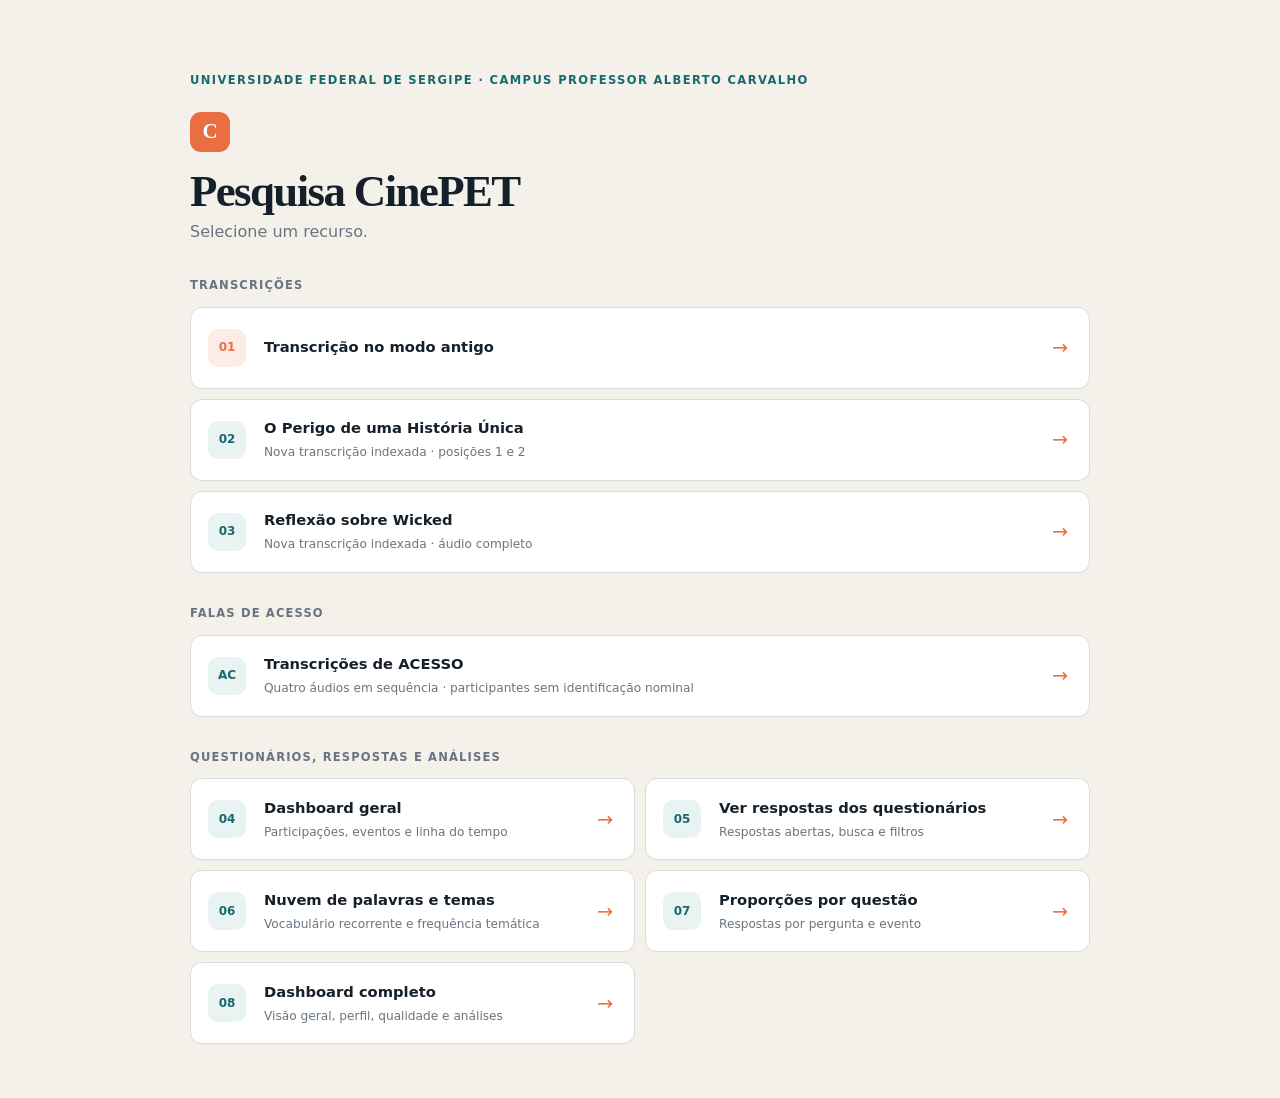
<file: index.html>
<!doctype html>
<html lang="pt-BR">
<head>
  <meta charset="utf-8">
  <meta name="viewport" content="width=device-width,initial-scale=1">
  <meta name="description" content="Menu de acesso ao dashboard, questionários, respostas, análises e transcrições da pesquisa CinePET.">
  <title>CinePET — Recursos da pesquisa</title>
  <link rel="stylesheet" href="dashboard/portal.css">
</head>
<body>
  <main class="portal">
    <p class="eyebrow">Universidade Federal de Sergipe · Campus Professor Alberto Carvalho</p>
    <span class="brand-mark" aria-hidden="true">C</span>
    <h1>Pesquisa CinePET</h1>
    <p class="intro">Selecione um recurso.</p>

    <section class="resource-group" aria-labelledby="transcription-heading">
      <h2 id="transcription-heading">Transcrições</h2>
      <nav class="resource-list" aria-label="Transcrições">
        <a class="resource-card legacy" href="dashboard/transcricoes/antiga.html">
          <span class="resource-icon" aria-hidden="true">01</span>
          <span><strong>Transcrição no modo antigo</strong></span>
          <span class="arrow" aria-hidden="true">→</span>
        </a>
        <a class="resource-card" href="dashboard/transcricoes/perigo-historia-unica.html">
          <span class="resource-icon" aria-hidden="true">02</span>
          <span><strong>O Perigo de uma História Única</strong><small>Nova transcrição indexada · posições 1 e 2</small></span>
          <span class="arrow" aria-hidden="true">→</span>
        </a>
        <a class="resource-card" href="dashboard/transcricoes/reflexao-wicked.html">
          <span class="resource-icon" aria-hidden="true">03</span>
          <span><strong>Reflexão sobre Wicked</strong><small>Nova transcrição indexada · áudio completo</small></span>
          <span class="arrow" aria-hidden="true">→</span>
        </a>
      </nav>
    </section>

    <section class="resource-group" aria-labelledby="access-speech-heading">
      <h2 id="access-speech-heading">Falas de ACESSO</h2>
      <nav class="resource-list" aria-label="Falas de ACESSO">
        <a class="resource-card" href="dashboard/transcricoes/falas-acesso.html">
          <span class="resource-icon" aria-hidden="true">AC</span>
          <span><strong>Transcrições de ACESSO</strong><small>Quatro áudios em sequência · participantes sem identificação nominal</small></span>
          <span class="arrow" aria-hidden="true">→</span>
        </a>
      </nav>
    </section>

    <section class="resource-group" aria-labelledby="research-heading">
      <h2 id="research-heading">Questionários, respostas e análises</h2>
      <nav class="resource-list compact" aria-label="Recursos de pesquisa">
        <a class="resource-card" href="dashboard/index.html#visao-geral"><span class="resource-icon" aria-hidden="true">04</span><span><strong>Dashboard geral</strong><small>Participações, eventos e linha do tempo</small></span><span class="arrow" aria-hidden="true">→</span></a>
        <a class="resource-card" href="dashboard/respostas.html"><span class="resource-icon" aria-hidden="true">05</span><span><strong>Ver respostas dos questionários</strong><small>Respostas abertas, busca e filtros</small></span><span class="arrow" aria-hidden="true">→</span></a>
        <a class="resource-card" href="dashboard/palavras.html"><span class="resource-icon" aria-hidden="true">06</span><span><strong>Nuvem de palavras e temas</strong><small>Vocabulário recorrente e frequência temática</small></span><span class="arrow" aria-hidden="true">→</span></a>
        <a class="resource-card" href="dashboard/proporcoes.html"><span class="resource-icon" aria-hidden="true">07</span><span><strong>Proporções por questão</strong><small>Respostas por pergunta e evento</small></span><span class="arrow" aria-hidden="true">→</span></a>
        <a class="resource-card" href="dashboard/index.html"><span class="resource-icon" aria-hidden="true">08</span><span><strong>Dashboard completo</strong><small>Visão geral, perfil, qualidade e análises</small></span><span class="arrow" aria-hidden="true">→</span></a>
      </nav>
    </section>
  </main>
</body>
</html>
</file>
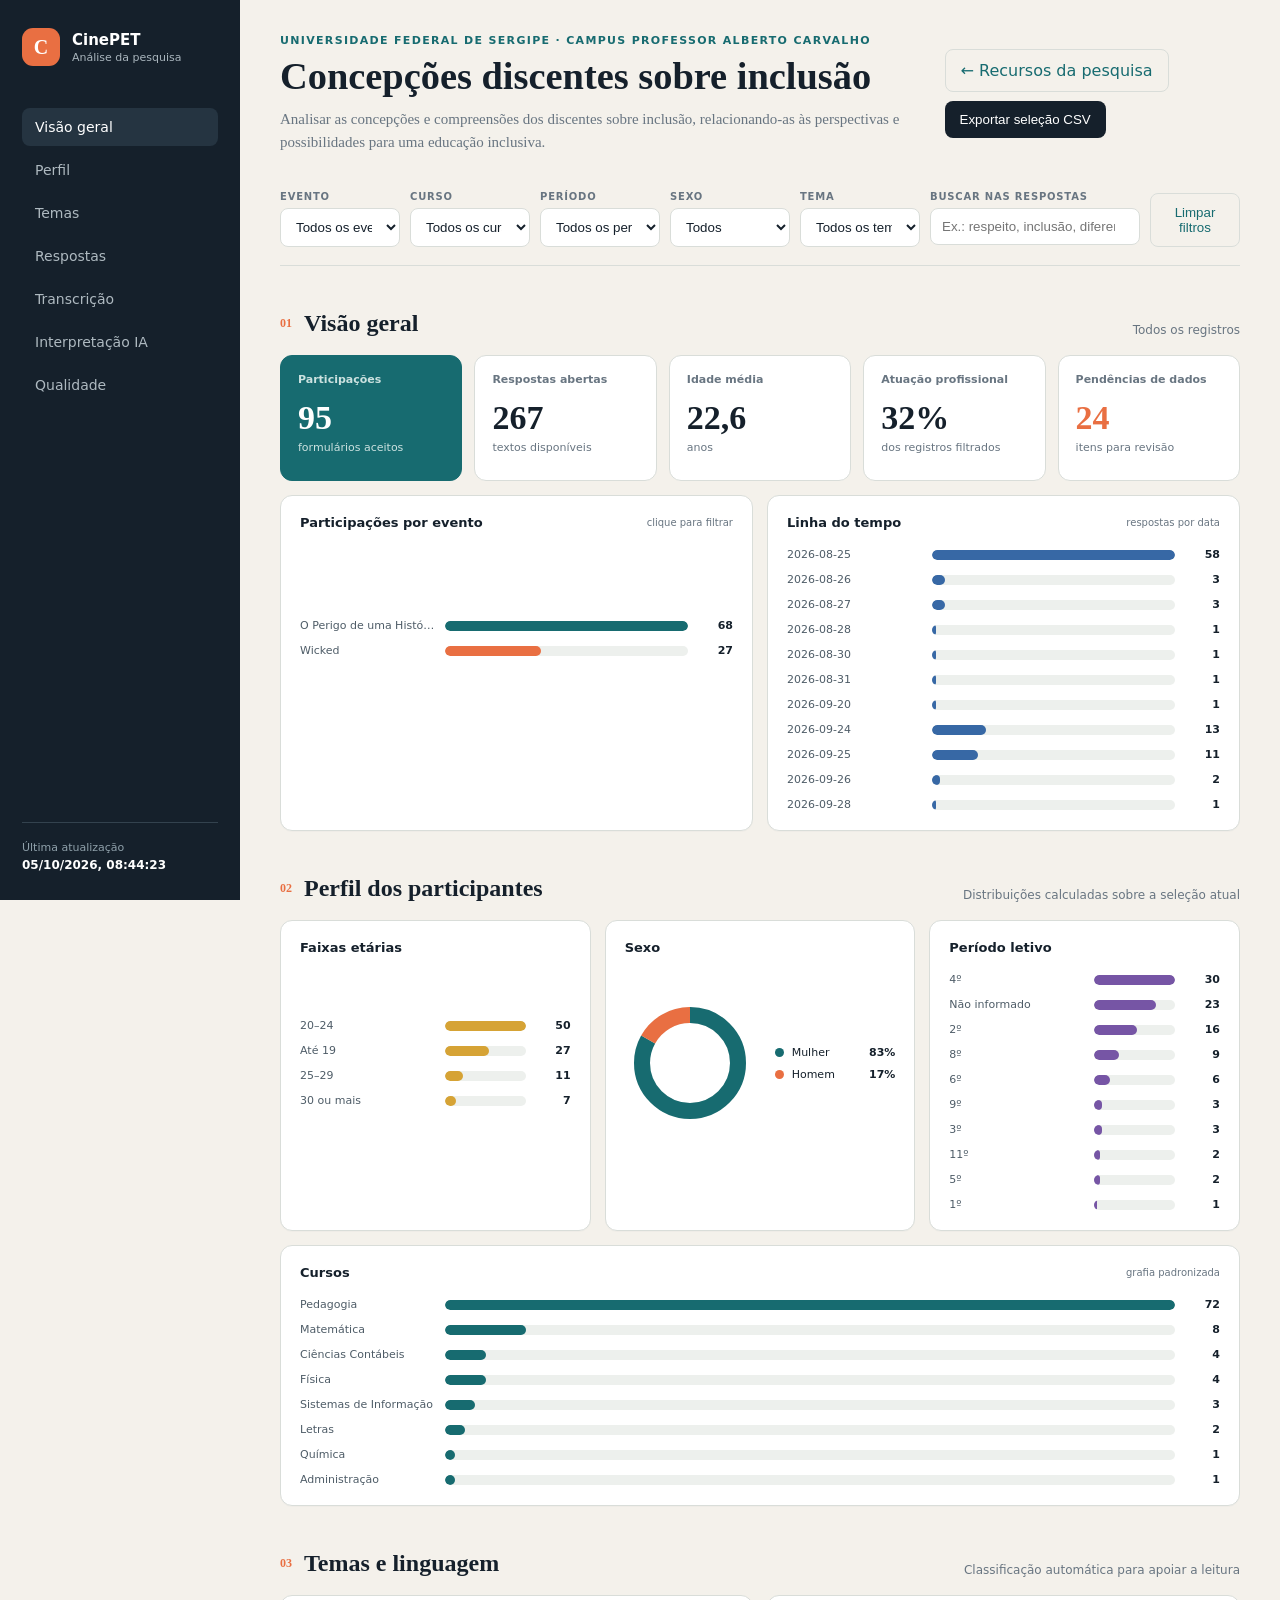
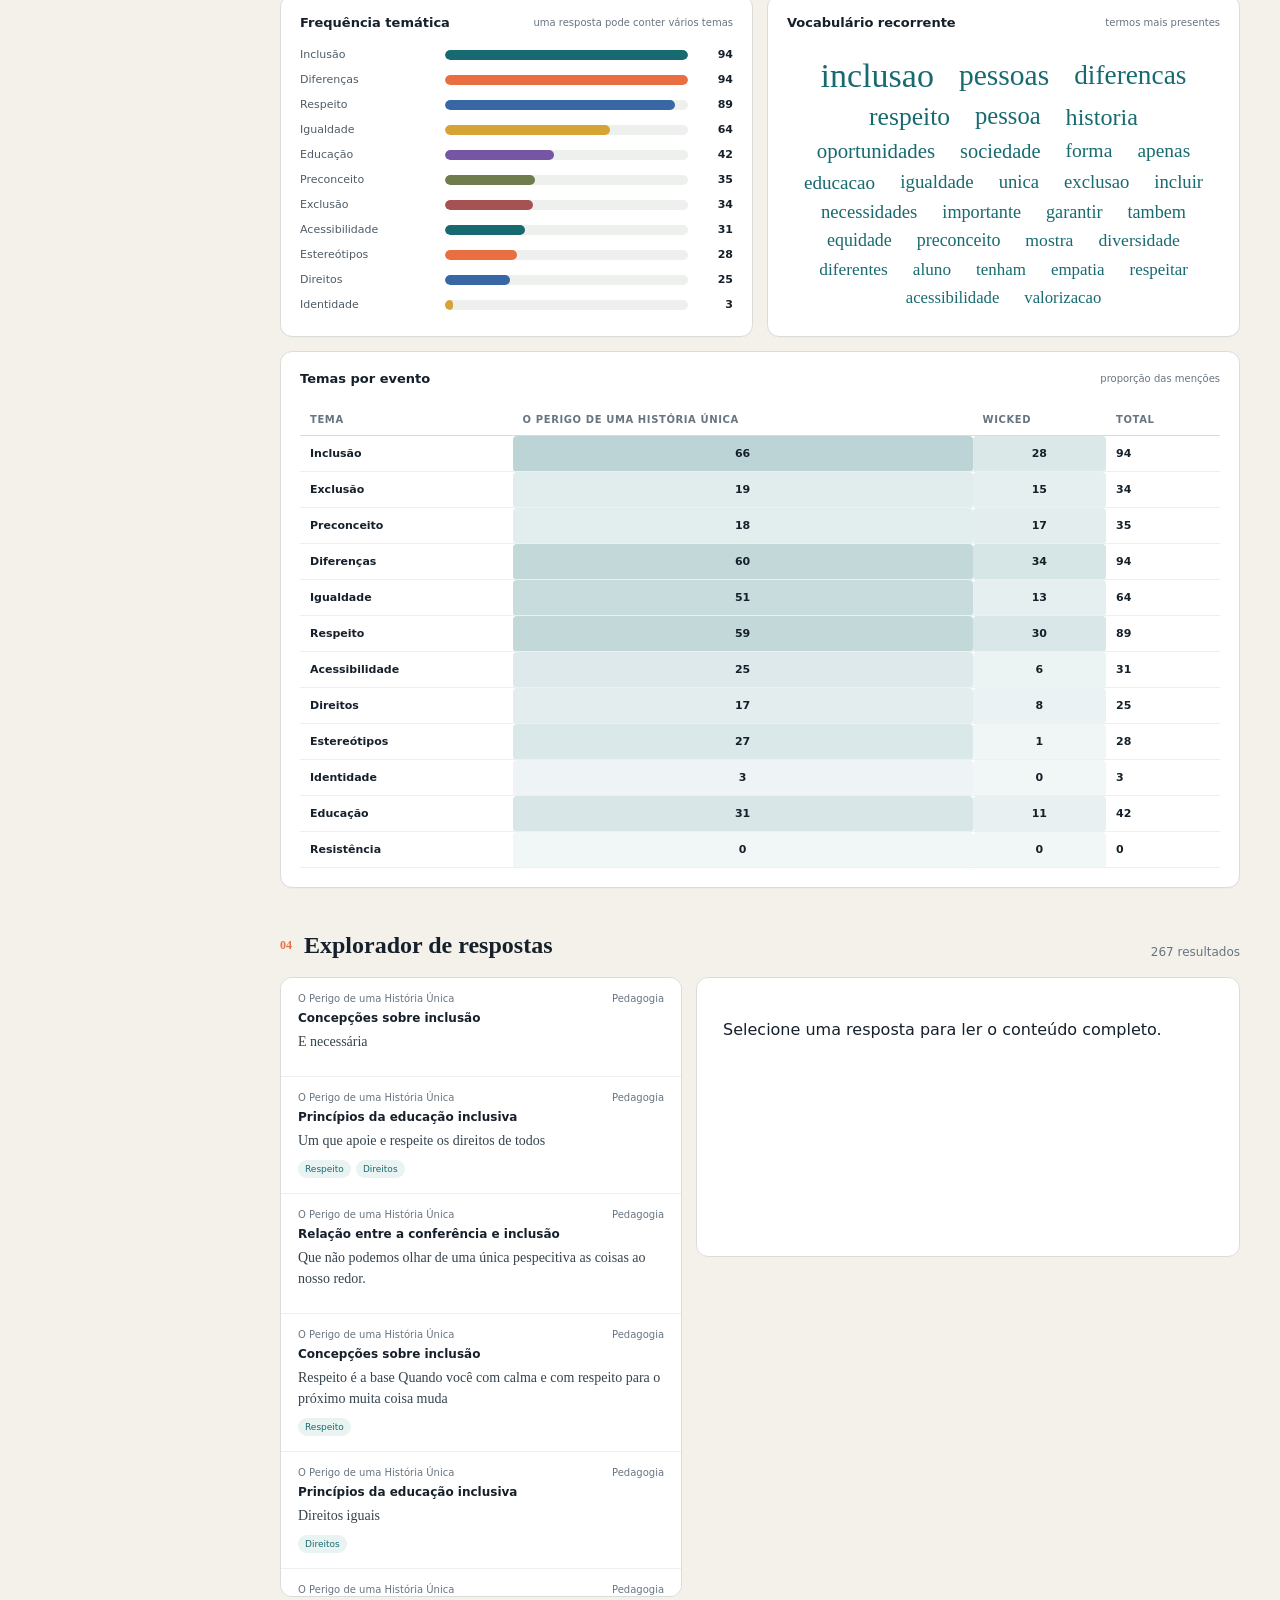
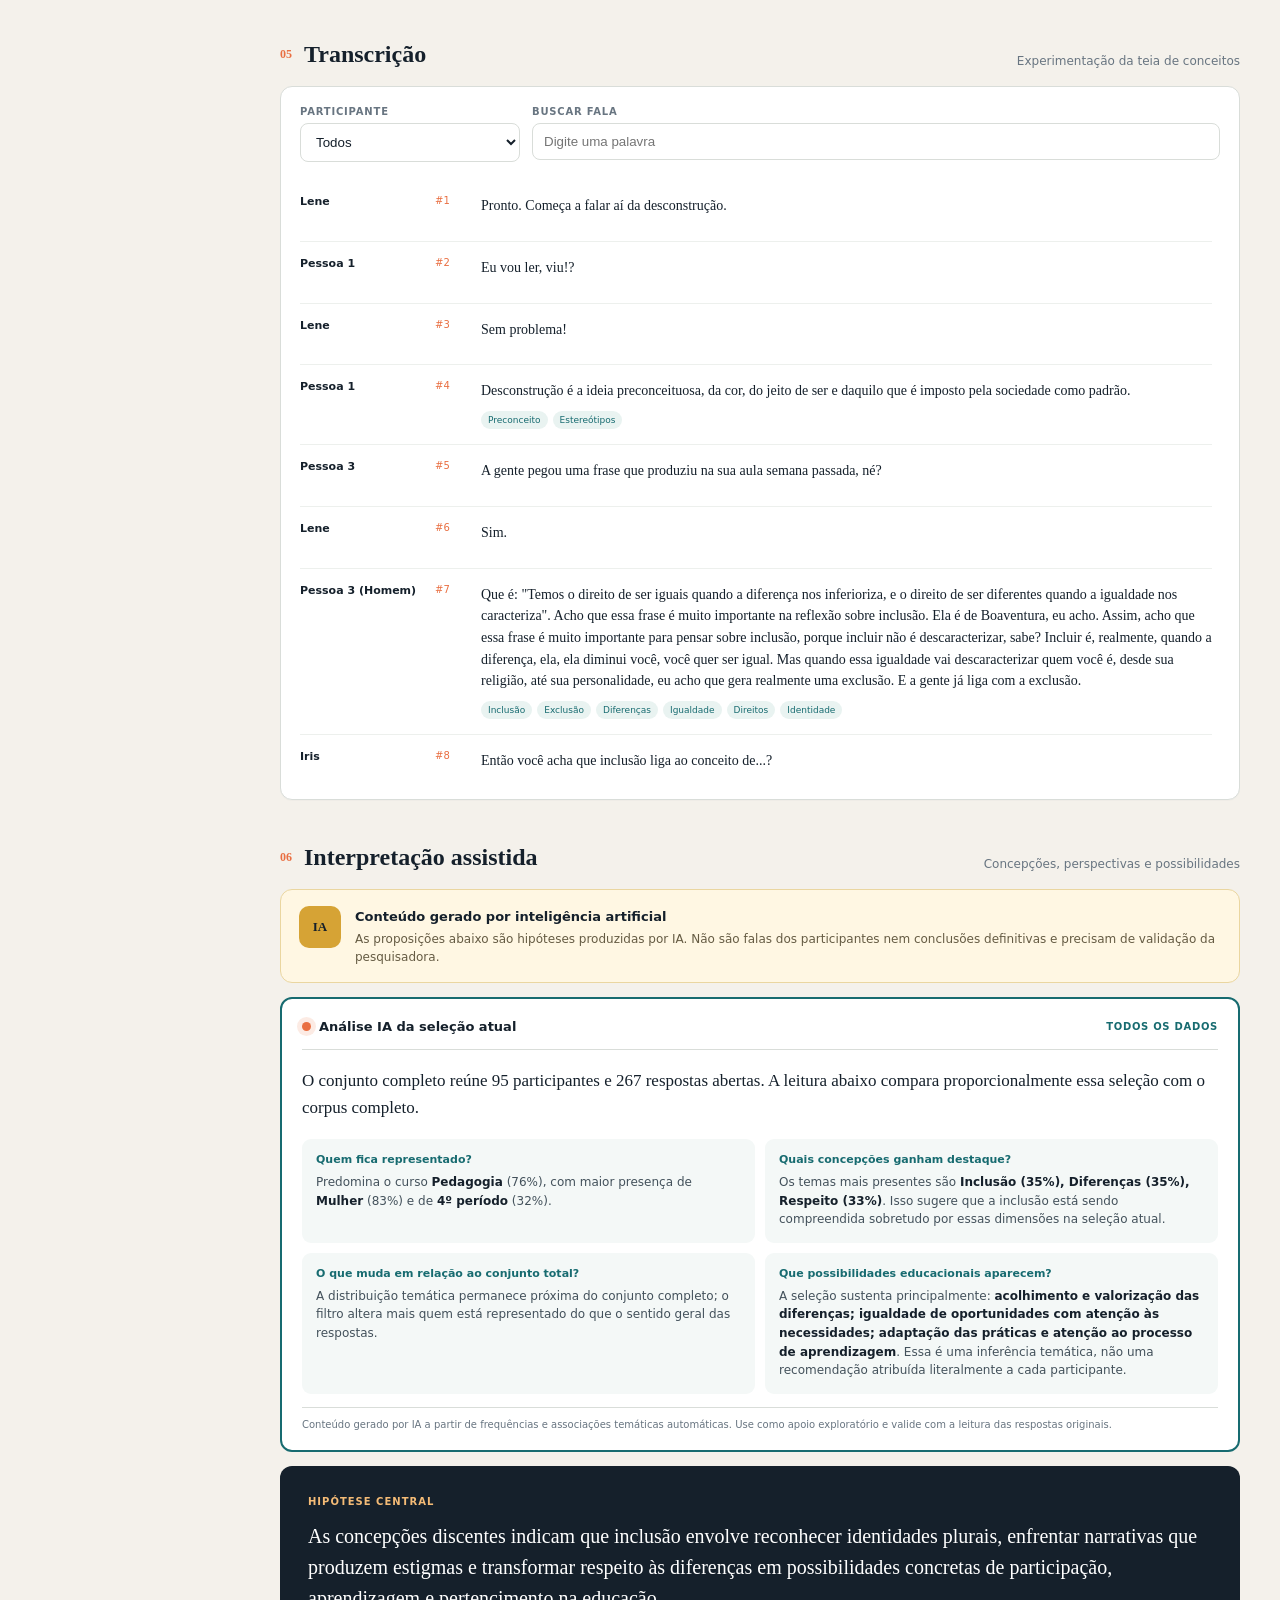
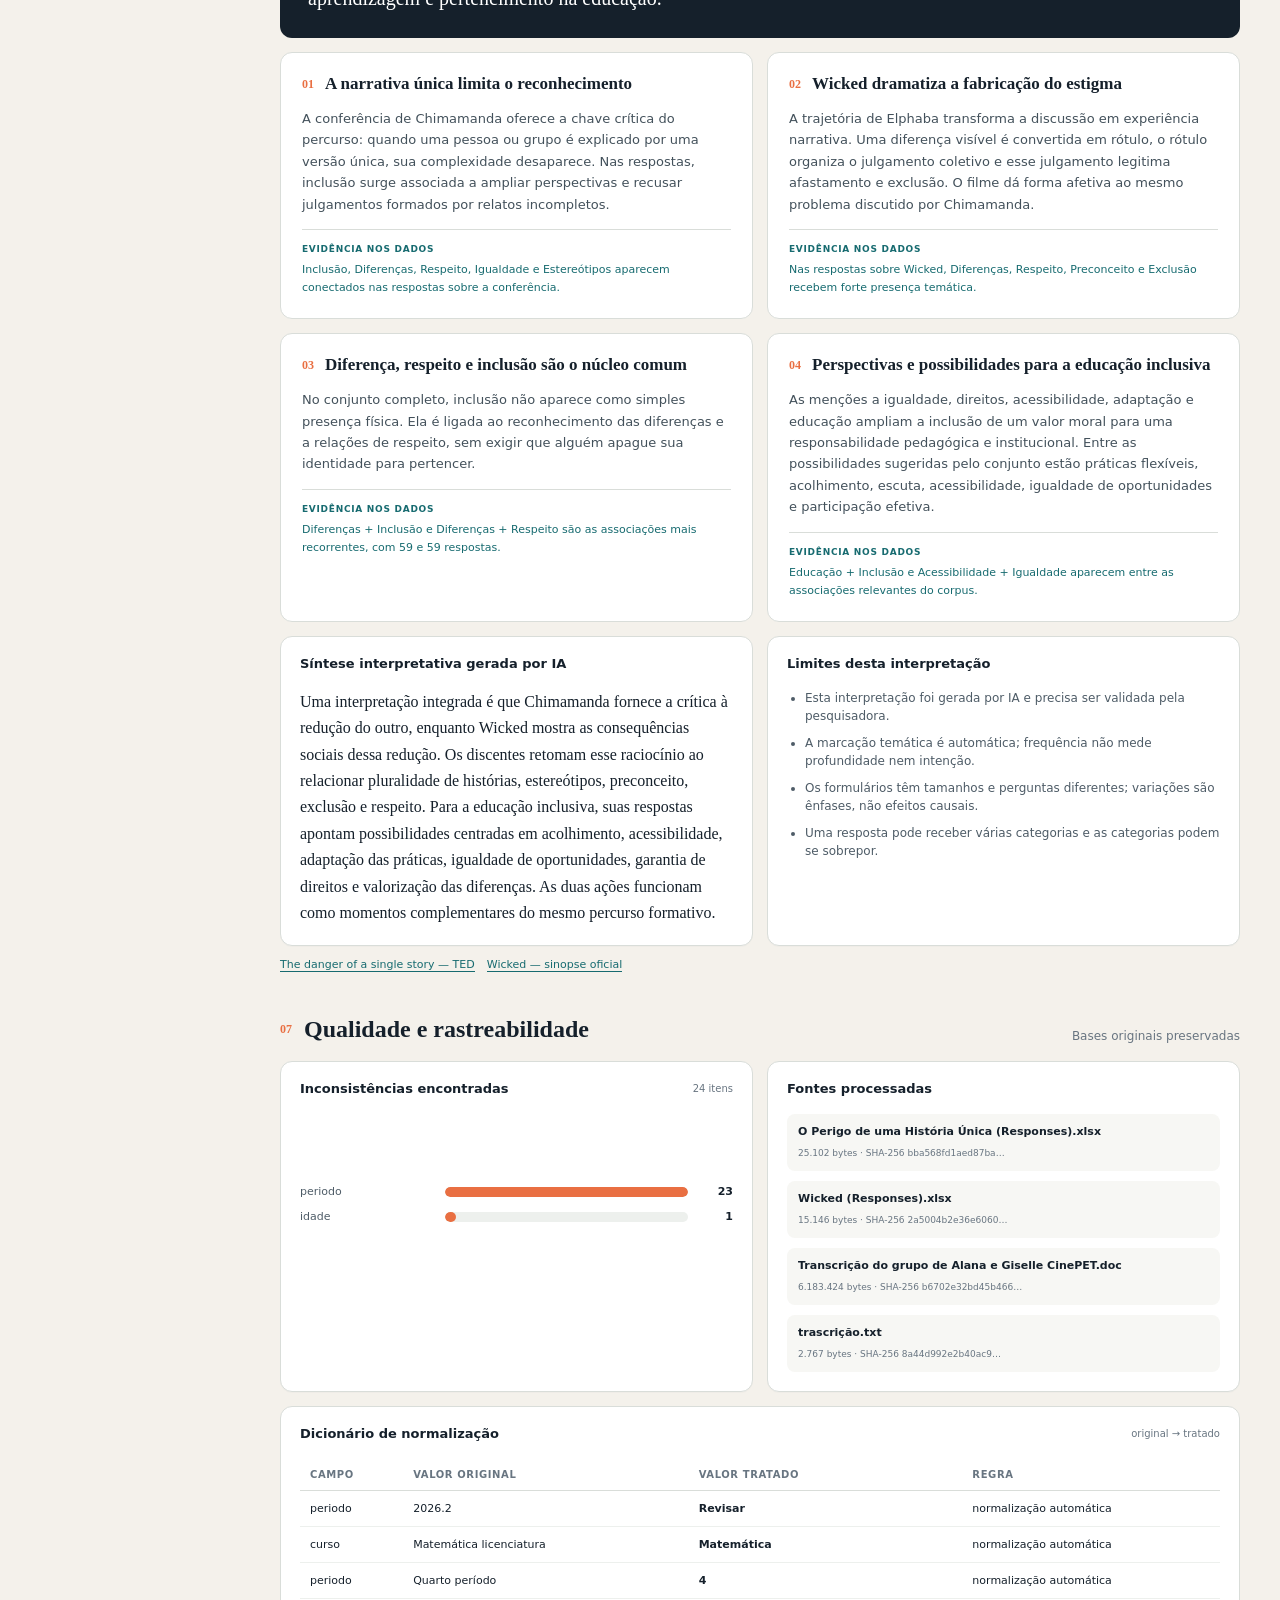
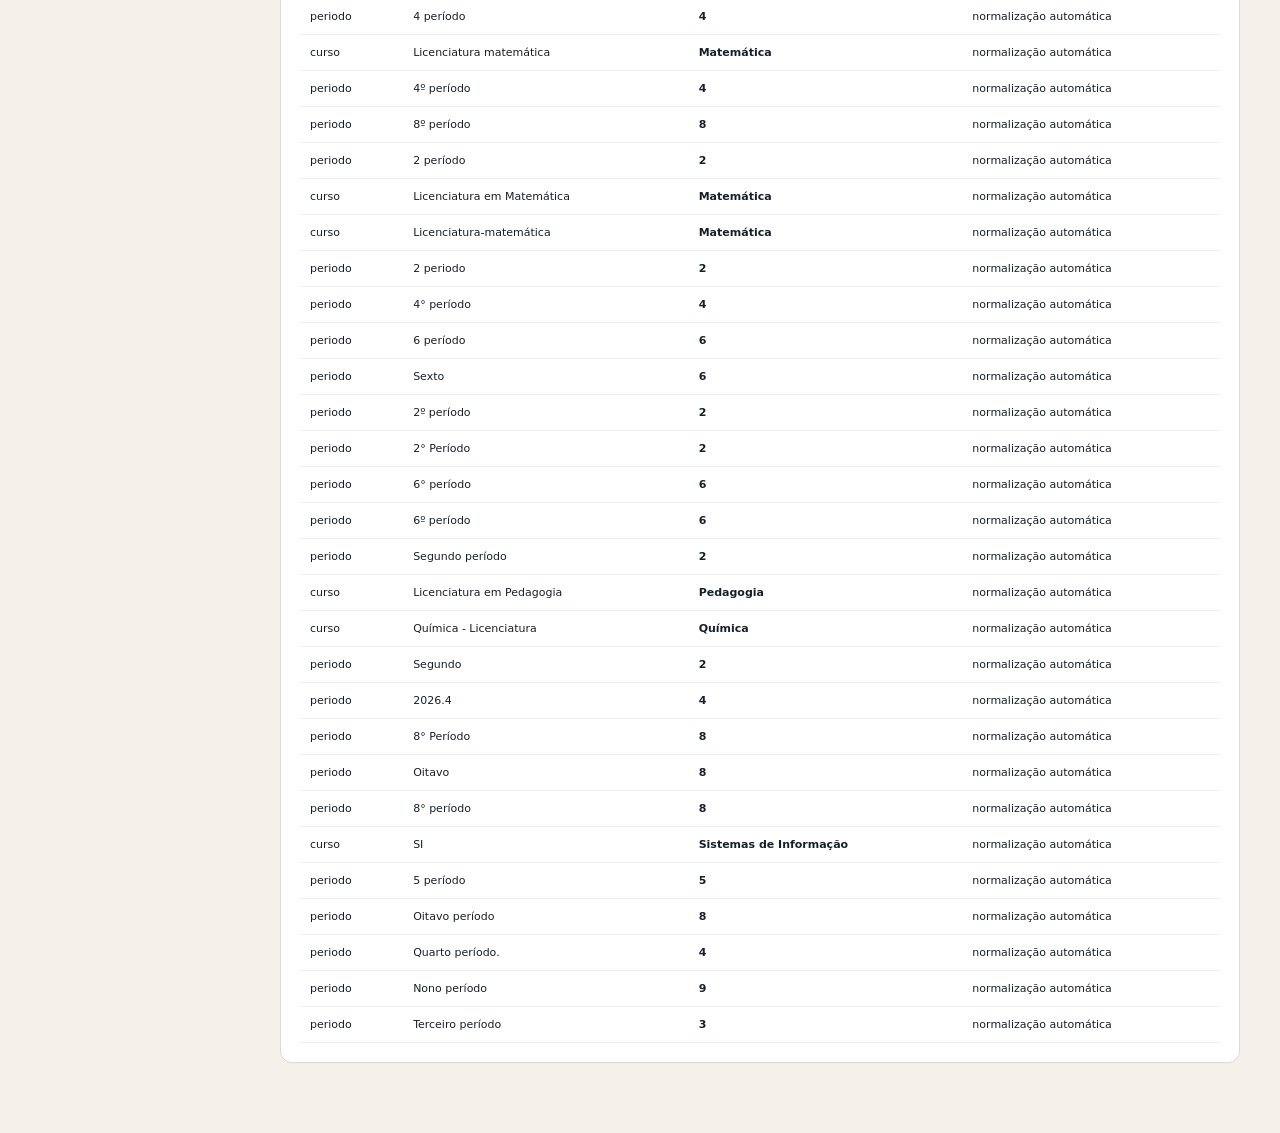
<file: dashboard/index.html>
<!doctype html>
<html lang="pt-BR">
<head>
  <meta charset="utf-8">
  <meta name="viewport" content="width=device-width,initial-scale=1">
  <meta name="description" content="Painel analítico das ações CinePET sobre inclusão.">
  <title>CinePET — Painel de análise</title>
  <link rel="icon" type="image/svg+xml" href="data:image/svg+xml,%3Csvg xmlns='http://www.w3.org/2000/svg' viewBox='0 0 64 64'%3E%3Crect width='64' height='64' rx='14' fill='%2315202b'/%3E%3Cpath d='M14 43V22h7v21zm14 0V13h7v30zm14 0V28h7v15z' fill='%23ee7a4d'/%3E%3C/svg%3E">
  <link rel="stylesheet" href="styles.css">
  <link rel="stylesheet" href="ai.css">
  <link rel="stylesheet" href="research.css">
  <link rel="stylesheet" href="filter-ai.css">
  <link rel="stylesheet" href="navigation.css">
</head>
<body>
  <aside class="sidebar">
    <div class="brand"><span class="brand-mark">C</span><div><strong>CinePET</strong><small>Análise da pesquisa</small></div></div>
    <nav aria-label="Seções do painel">
      <a href="#visao-geral" class="active">Visão geral</a>
      <a href="#perfil">Perfil</a>
      <a href="#temas">Temas</a>
      <a href="#respostas">Respostas</a>
      <a href="#transcricao">Transcrição</a>
      <a href="#interpretacao">Interpretação IA</a>
      <a href="#qualidade">Qualidade</a>
    </nav>
    <div class="sidebar-note"><span>Última atualização</span><strong id="updatedAt">—</strong></div>
  </aside>

  <main>
    <header class="topbar">
      <div><p class="eyebrow">Universidade Federal de Sergipe · Campus Professor Alberto Carvalho</p><h1>Concepções discentes sobre inclusão</h1><p class="research-objective">Analisar as concepções e compreensões dos discentes sobre inclusão, relacionando-as às perspectivas e possibilidades para uma educação inclusiva.</p></div>
      <div class="topbar-actions"><a class="button ghost" href="../index.html">← Recursos da pesquisa</a><button id="exportBtn" class="button secondary">Exportar seleção CSV</button></div>
    </header>

    <section class="filter-panel" aria-label="Filtros">
      <label>Evento<select id="filterEvent"><option value="">Todos os eventos</option></select></label>
      <label>Curso<select id="filterCourse"><option value="">Todos os cursos</option></select></label>
      <label>Período<select id="filterPeriod"><option value="">Todos os períodos</option></select></label>
      <label>Sexo<select id="filterSex"><option value="">Todos</option></select></label>
      <label>Tema<select id="filterTopic"><option value="">Todos os temas</option></select></label>
      <label class="search-label">Buscar nas respostas<input id="filterSearch" type="search" placeholder="Ex.: respeito, inclusão, diferença"></label>
      <button id="clearFilters" class="button ghost">Limpar filtros</button>
    </section>

    <section id="visao-geral" class="section">
      <div class="section-heading"><div><span class="section-number">01</span><h2>Visão geral</h2></div><p id="filterSummary">Todos os registros</p></div>
      <div class="kpi-grid">
        <article class="kpi accent"><span>Participações</span><strong id="kpiRecords">0</strong><small>formulários aceitos</small></article>
        <article class="kpi"><span>Respostas abertas</span><strong id="kpiAnswers">0</strong><small>textos disponíveis</small></article>
        <article class="kpi"><span>Idade média</span><strong id="kpiAge">—</strong><small>anos</small></article>
        <article class="kpi"><span>Atuação profissional</span><strong id="kpiWork">—</strong><small>dos registros filtrados</small></article>
        <article class="kpi warning"><span>Pendências de dados</span><strong id="kpiIssues">0</strong><small>itens para revisão</small></article>
      </div>
      <div class="grid two">
        <article class="panel"><div class="panel-title"><h3>Participações por evento</h3><span>clique para filtrar</span></div><div id="eventChart" class="bar-chart"></div></article>
        <article class="panel"><div class="panel-title"><h3>Linha do tempo</h3><span>respostas por data</span></div><div id="timelineChart" class="bar-chart"></div></article>
      </div>
    </section>

    <section id="perfil" class="section">
      <div class="section-heading"><div><span class="section-number">02</span><h2>Perfil dos participantes</h2></div><p>Distribuições calculadas sobre a seleção atual</p></div>
      <div class="grid three">
        <article class="panel"><div class="panel-title"><h3>Faixas etárias</h3></div><div id="ageChart" class="bar-chart"></div></article>
        <article class="panel"><div class="panel-title"><h3>Sexo</h3></div><div id="sexChart" class="donut-wrap"></div></article>
        <article class="panel"><div class="panel-title"><h3>Período letivo</h3></div><div id="periodChart" class="bar-chart"></div></article>
      </div>
      <article class="panel wide"><div class="panel-title"><h3>Cursos</h3><span>grafia padronizada</span></div><div id="courseChart" class="bar-chart horizontal"></div></article>
    </section>

    <section id="temas" class="section">
      <div class="section-heading"><div><span class="section-number">03</span><h2>Temas e linguagem</h2></div><p>Classificação automática para apoiar a leitura</p></div>
      <div class="grid two theme-layout">
        <article class="panel"><div class="panel-title"><h3>Frequência temática</h3><span>uma resposta pode conter vários temas</span></div><div id="topicChart" class="bar-chart horizontal"></div></article>
        <article class="panel"><div class="panel-title"><h3>Vocabulário recorrente</h3><span>termos mais presentes</span></div><div id="wordCloud" class="word-cloud"></div></article>
      </div>
      <article class="panel wide"><div class="panel-title"><h3>Temas por evento</h3><span>proporção das menções</span></div><div class="table-scroll"><table id="topicMatrix"><thead></thead><tbody></tbody></table></div></article>
    </section>

    <section id="respostas" class="section">
      <div class="section-heading"><div><span class="section-number">04</span><h2>Explorador de respostas</h2></div><p id="answerCount">0 resultados</p></div>
      <div class="answer-layout">
        <div id="answerList" class="answer-list"></div>
        <aside id="answerDetail" class="answer-detail"><p>Selecione uma resposta para ler o conteúdo completo.</p></aside>
      </div>
    </section>

    <section id="transcricao" class="section">
      <div class="section-heading"><div><span class="section-number">05</span><h2>Transcrição</h2></div><p>Experimentação da teia de conceitos</p></div>
      <article class="panel transcript-panel">
        <div class="transcript-controls"><label>Participante<select id="speakerFilter"><option value="">Todos</option></select></label><label>Buscar fala<input id="speechSearch" type="search" placeholder="Digite uma palavra"></label></div>
        <div id="transcriptList" class="transcript-list"></div>
      </article>
    </section>

    <section id="interpretacao" class="section ai-section">
      <div class="section-heading"><div><span class="section-number">06</span><h2>Interpretação assistida</h2></div><p>Concepções, perspectivas e possibilidades</p></div>
      <div class="ai-disclosure"><span class="ai-badge">IA</span><div><strong>Conteúdo gerado por inteligência artificial</strong><p>As proposições abaixo são hipóteses produzidas por IA. Não são falas dos participantes nem conclusões definitivas e precisam de validação da pesquisadora.</p></div></div>
      <article class="filter-ai-panel">
        <header><div><span class="live-dot"></span><strong>Análise IA da seleção atual</strong></div><span id="aiFilterLabel">Todos os dados</span></header>
        <p id="aiFilterContext" class="filter-ai-context"></p>
        <div id="aiFilterQuestions" class="filter-ai-questions"></div>
        <p id="aiFilterCaution" class="filter-ai-caution"></p>
      </article>
      <article class="ai-thesis"><span>Hipótese central</span><blockquote id="aiThesis"></blockquote></article>
      <div id="aiReadings" class="ai-readings"></div>
      <div class="grid two ai-footer">
        <article class="panel"><div class="panel-title"><h3>Síntese interpretativa gerada por IA</h3></div><p id="aiSummary" class="long-copy"></p></article>
        <article class="panel"><div class="panel-title"><h3>Limites desta interpretação</h3></div><ul id="aiLimits" class="limits"></ul></article>
      </div>
      <div id="aiReferences" class="ai-references"></div>
    </section>

    <section id="qualidade" class="section">
      <div class="section-heading"><div><span class="section-number">07</span><h2>Qualidade e rastreabilidade</h2></div><p>Bases originais preservadas</p></div>
      <div class="grid two">
        <article class="panel"><div class="panel-title"><h3>Inconsistências encontradas</h3><span id="issueCount">0 itens</span></div><div id="issueChart" class="bar-chart"></div></article>
        <article class="panel audit"><div class="panel-title"><h3>Fontes processadas</h3></div><div id="sourceList"></div></article>
      </div>
      <article class="panel wide"><div class="panel-title"><h3>Dicionário de normalização</h3><span>original → tratado</span></div><div class="table-scroll"><table id="mappingTable"><thead><tr><th>Campo</th><th>Valor original</th><th>Valor tratado</th><th>Regra</th></tr></thead><tbody></tbody></table></div></article>
    </section>
  </main>

  <script src="data.js"></script>
  <script src="app.js"></script>
</body>
</html>
</file>
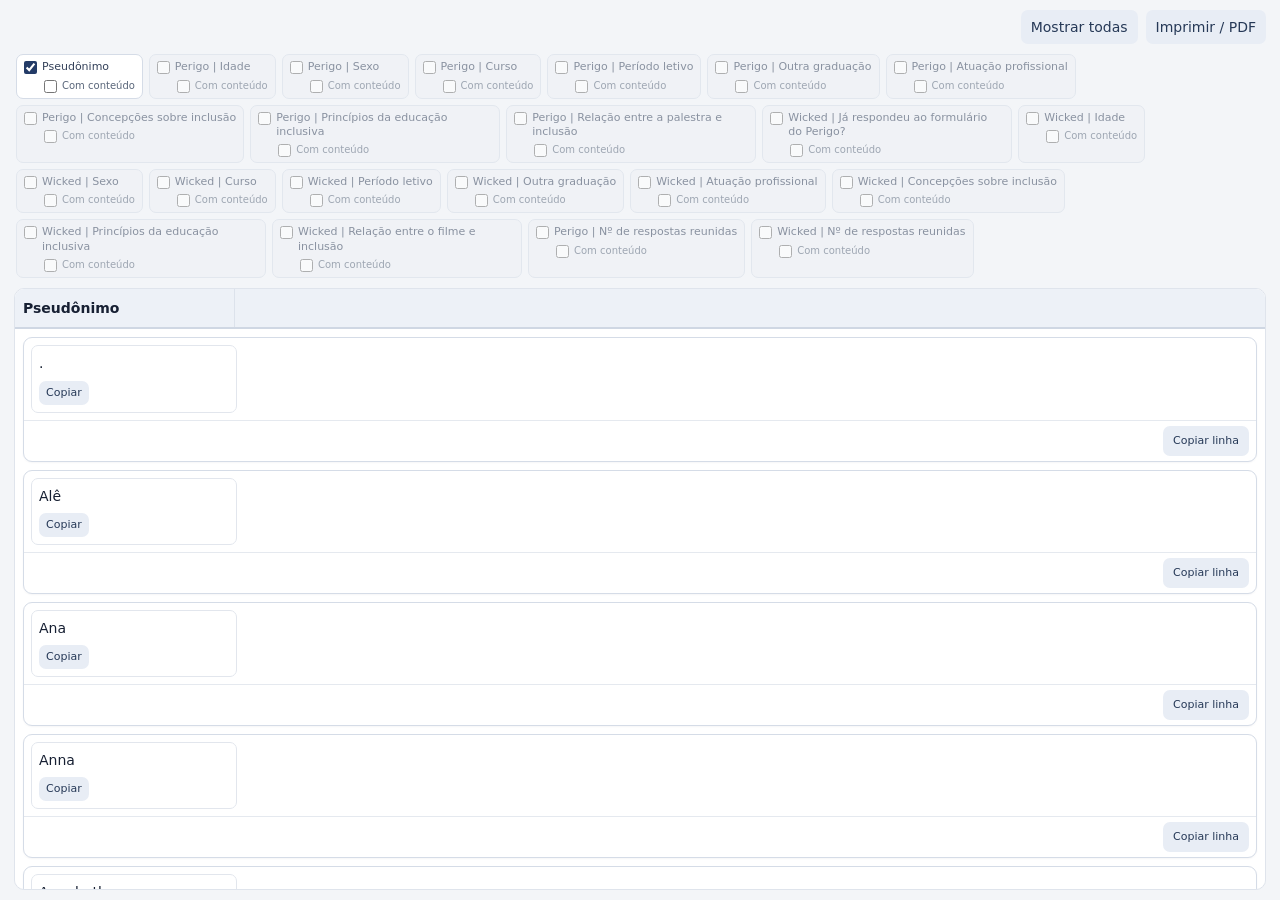
<file: ANALISE FINAL/visualizador.html>
<!doctype html>
<html lang="pt-BR"><head><meta charset="utf-8"><meta name="viewport" content="width=device-width,initial-scale=1"><title>Unificação</title>
<style>
*{box-sizing:border-box}html,body{height:100%;margin:0;font:14px/1.45 system-ui,sans-serif;color:#172033;background:#f3f5f8}
.layout{height:100vh;padding:10px 14px;display:flex;flex-direction:column;gap:8px}
.controls{flex:0 0 auto;display:flex;justify-content:flex-end;gap:8px}
button{border:0;border-radius:7px;padding:7px 10px;background:#e8edf5;color:#263957;cursor:pointer;font:inherit}
.column-list{flex:0 0 auto;display:flex;flex-wrap:wrap;gap:6px;max-height:27vh;overflow:auto;padding:2px}
.column-option{display:flex;flex-direction:column;gap:4px;max-width:250px;padding:5px 7px;border:1px solid #d5dce7;border-radius:7px;background:#fff;color:#34415a;font-size:11px;line-height:1.3}
.column-option input{accent-color:#233b67;flex:none;margin:1px 0 0}.column-option.off{opacity:.55;background:#eef1f5}
.column-option-top,.nonempty-filter{display:flex;align-items:flex-start;gap:5px}.column-name{overflow-wrap:anywhere}.nonempty-filter{padding-left:20px;font-size:10px;color:#59667a;white-space:nowrap}
.table-wrap{flex:1 1 auto;min-height:0;overflow:auto;background:#fff;border:1px solid #dfe4ec;border-radius:10px}
.sheet-grid{width:max-content;min-width:100%}
.header-grid,.record-grid{display:grid;grid-template-columns:var(--columns);align-items:stretch;width:max-content;min-width:100%}
.header-grid{position:sticky;top:0;z-index:3;background:#edf1f7;border-bottom:2px solid #cfd7e3}
.header-cell{position:relative;padding:9px 12px 9px 8px;border-right:1px solid #dce2eb;min-width:0;overflow-wrap:anywhere;font-weight:650}
.column-resizer{position:absolute;z-index:4;right:-3px;top:0;width:7px;height:100%;cursor:col-resize;touch-action:none}
.column-resizer:hover,.column-resizer.dragging{background:#7188b7aa}
.records{display:flex;flex-direction:column;gap:8px;padding:8px}
.record{border:1px solid #d5dce7;border-radius:9px;background:#fff;overflow:hidden;box-shadow:0 1px 2px #1720330a}
.record-cell{min-width:0;padding:7px;border-right:1px solid #e5e9ef;display:flex}.record-cell:last-child{border-right:0}
.cellbox{width:100%;min-width:0;align-self:stretch;background:#fff;border:1px solid #e2e6ed;border-radius:7px;padding:7px;display:flex;flex-direction:column;align-items:flex-start;gap:7px;min-height:44px}
.value{white-space:pre-wrap;overflow-wrap:anywhere}.copy{padding:4px 7px;font-size:11px}.record-footer{display:flex;justify-content:flex-end;padding:5px 7px;border-top:1px solid #e5e9ef}.copy-row{font-size:11px}
@page{size:A4 landscape;margin:10mm}
@media print{
 html,body{height:auto;background:#fff;color:#111;font:8pt/1.3 Arial,sans-serif}
 .layout{display:block;height:auto;padding:0}.controls,.column-list,.copy,.copy-row,.column-resizer,.record-footer{display:none!important}
 .table-wrap{height:auto;max-height:none;min-height:0;overflow:visible;border:0;border-radius:0}
 .sheet-grid{width:100%;min-width:0}.header-grid,.record-grid{grid-template-columns:var(--print-columns);width:100%;min-width:0}
 .header-grid{position:static;z-index:auto;background:#e8edf3;border:1px solid #555;break-after:avoid;page-break-after:avoid}
 .header-cell{padding:2mm;border-right:1px solid #888;font-size:8pt;overflow-wrap:anywhere}
 .records{display:block;padding:0}.record{display:block;width:100%;min-width:0;margin:0;border:0;border-bottom:1px solid #555;border-radius:0;box-shadow:none;overflow:visible;break-inside:avoid;page-break-inside:avoid}
 .record-cell{display:flex;padding:2mm;border-right:1px solid #bbb;min-width:0;break-inside:avoid;page-break-inside:avoid}
 .cellbox{display:block;width:100%;min-width:0;min-height:0;padding:0;border:0;border-radius:0}
 .value{white-space:pre-wrap;overflow-wrap:anywhere}.record-cell:last-child{border-right:0}
}
</style></head><body>
<main class="layout"><div class="controls"><button id="all" type="button">Mostrar todas</button><button id="print" type="button">Imprimir / PDF</button></div><div id="columns" class="column-list"></div><div id="table" class="table-wrap"></div></main>
<script id="embedded-data" type="application/json">[{"name":"Unificacao_geral_por_pseudonimo.xlsx","sheets":[{"name":"Unificação por pseudônimo","rows":[["Pseudônimo","Perigo | Idade","Perigo | Sexo","Perigo | Curso","Perigo | Período letivo","Perigo | Outra graduação","Perigo | Atuação profissional","Perigo | Concepções sobre inclusão","Perigo | Princípios da educação inclusiva","Perigo | Relação entre a palestra e inclusão","Wicked | Já respondeu ao formulário do Perigo?","Wicked | Idade","Wicked | Sexo","Wicked | Curso","Wicked | Período letivo","Wicked | Outra graduação","Wicked | Atuação profissional","Wicked | Concepções sobre inclusão","Wicked | Princípios da educação inclusiva","Wicked | Relação entre o filme e inclusão","Perigo | Nº de respostas reunidas","Wicked | Nº de respostas reunidas"],[".","","","","","","","","","","Não, esta é a primeira vez.","21.0","Mulher","Pedagogia\n\n---\n\nPedagogia.","4°\n\n---\n\nQuarto período.","Não\n\n---\n\nNão!","Não\n\n---\n\nNão.",".\n\n---\n\nÉ um movimento para incluir a todos.",".\n\n---\n\nO acolhimento e respeito.",".\n\n---\n\nPq ela era diferente, e todos os olhavam com desprezo.","0","2"],["Alê","","","","","","","","","","Não, esta é a primeira vez.","23.0","Homem","Ciências Contábeis","2026.2","Não","Sim. Auxiliar contábil","Muita","Profissionais qualificados para atender essas minorias","O filme Wicked mostra como pessoas que são diferentes podem sofrer preconceito e exclusão por não se encaixarem nos padrões da sociedade. A história de Elphaba destaca a importância de respeitar as diferenças, combater julgamentos e promover uma sociedade em que todos tenham as mesmas oportunidades de serem aceitos e valorizados.","0","1"],["Ana","19.0","Mulher","Pedagogia","4°","Não","Não","É um direito de todas as pessoas participarem da sociedade igualmente e ter as mesmas oportunidades.","Respeito as diferenças, oportunidades iguais, acessibilidade","Como os estereótipos podem excluir as pessoas e como é importante respeitar as diferenças.","","","","","","","","","","","1","0"],["Anna","20.0","Mulher","Letras","Quarto período","Não","Sim,secretaria","A inclusão é quando toda deficiência,transtorno,dificuldade é ajudado,escutado","Que todo mundo participe,não só o professor da sala de recurso","A ideologia de que toda pessoa portadora de alguma deficiência é limitada,coitadinha","","","","","","","","","","","1","0"],["Annabeth","22 anos","Mulher","Pedagogia","2 período","Não","Não","Incluir e o ato de ver a pessoa muito além do que se conhece, é quebrar esteriótipos e enxergar o outro além doque se pode ver!","Humanidade, respeito, amor e empatia","A discussão de quebra de esteriótipos","","","","","","","","","","","1","0"],["Anny","","","","","","","","","","Sim, já respondi.","19.0","Mulher","Pedagogia","4°","Não","","","","A história mostra como Elphaba é tratada de forma diferente por ter a pele verde. Ela sofre preconceito e acaba sendo excluída por não se encaixar no que as pessoas consideram normal. Isso se relaciona com a inclusão porque mostra a importância de respeitar as diferenças e não excluir alguém por ser diferente.","0","1"],["Ariel","18 anos","Mulher","Pedagogia","2° Período","Não","Não","É muito importante para o desenvolvimento e bem estar humano, principalmente nos dias de hoje, onde a violência e o preconceito estão presentes em muitos aspectos das nossas vidas.","Respeito, empatia, amor e compreensão.","Quando conhecemos uma história por completo é mais provável que nos interessemos pela história e que respeitemos as condições e realidades do outro.","","","","","","","","","","","1","0"],["Arya","18.0","Mulher","Pedagogia","Segundo período","Não","Não",".","Acolhimento \nAcessibilidade \nEquidade","Assim como a História é perigosa quando retratada de forma única a inclusão quando tratada interpretada de forma única também é perigosa.","","","","","","","","","","","1","0"],["Aurora","19.0","Mulher","Licenciatura matemática","4º período","Não","Não","Tratar as pessoas com igualdade independente de suas especificidades","A equidade","Não resumir o estudante a um diagnóstico","","","","","","","","","","","1","0"],["Bellatrix","18.0","Mulher","Pedagogia","2 periodo","Nao","Nao","A importância de debater sobre o assunto","Respeito, empatia","Eles partem do principio de ver os dois lados da história","","","","","","","","","","","1","0"],["Belle","18.0","Mulher","Pedagogia","2026.2","Não","Não","Algo homogêneo","O fato do indivíduo ser entendido como um ser igual o outro.","A rejeição dos esteriótipos colocados sobre esses indivíduos","","","","","","","","","","","1","0"],["Bianca","18.0","Mulher","Pedagogia","2 período","Não","Não","o respeito às diferenças e a igualdade de oportunidades para todas as pessoas, indo além da simples presença física","garantir acesso universal, valorização da diversidade e a adaptação do ambiente escolar para todo mundo","O problema é que as pessoas querem tratar as pessoas com deficiência pela sua deficiência e não por quem ela é","","","","","","","","","","","1","0"],["Bloom","19.0","Mulher","Pedagogia","2026.4","Não.","Não.","Eu prefiro a equidade, mas reconheço que é mais usada para conseguir os direitos de todos. Gostaria de ser mais fácil para conseguir isso, a diversidade pra mim é algo a se admirar e deveriamos aprender com todas essas diversidades, pois cada um tem sua própria cultura ou jeito de ser, algum novo aprendizado que nós não sabemos pelos estilos de vida. O que é interessante.","Entender que ninguém vive numa bolha única e geral para todos; O respeito se dá a quem te respeita; Acessibilidade nas escolas; Participação ativa dos alunos; Contra os preconceitos; Formações de novos professores.","A importância de não ser arrogante diante o outro. Exemplo: Achar que uma sociedade é exatamente igual aquilo que é mostrado nas redes sociais. O que foi debatido como essa noção é equivocada.","","","","","","","","","","","1","0"],["Boq","20.0","Homem","Matemática","4.0","Não","Não","Muito boas, porém cada vez aprendemos mais","Entender o próximo e partir disso tentar ajudar","A conferência de Chimamanda Adichie mostra que a \"história única\" reduz grupos inteiros a um único estereótipo incompleto, o que impede a verdadeira inclusão. Para incluir de fato, é preciso desconstruzir esses preconceitos, descentralizar o poder de fala e garantir a multiplicidade de vozes na sociedade.","","","","","","","","","","","1","0"],["Calypso","19.0","Mulher","Pedagogia","2°","Não","Não","o respeito às diferenças e a igualdade de oportunidades para todas as pessoas, indo além da simples presença física.","Respeito, inclusão,garantia de acesso universal, a valorização da diversidade e a adaptação do ambiente escolar para todas as pessoas.","O problema é que as pessoas querem tratar as pessoas com deficiência pela sua deficiência e não por quem ela é.","","","","","","","","","","","1","0"],["Carina","","","","","","","","","","Não, esta é a primeira vez.","20.0","Mulher","Pedagogia","4 período","Não","Não","Que a inclusão é um direito de todas as pessoas participar da educação e da sociedade respeitando suas diferenças e necessidades .","Respeito as diferenças , igualdade","O filme mostra como as diferenças podem gerar preconceito e exclusão , reforçando a importância de respeitar outras pessoas .","0","1"],["Cinderela","22 anos","Mulher","Pedagogia","2º período","Não","Sim, como auxiliar de professor","Um assunto muito importante e essencial em todo debate","Respeito, empatia","Sempre ver os dois lados da história e nao criar esteriótipos das pessoas","","","","","","","","","","","1","0"],["Clarisse","19.0","Mulher","Licenciatura em Matemática","Quarto período","Não","Não","É de extrema importância  não só para a formação de professores com também para o caráter de indivíduo.","Sim","Que apesar de todas as adversidades e problemas enfrentados todo e qualquer um pode ser o que quiser.","","","","","","","","","","","1","0"],["Daenerys","20 anos","Mulher","Pedagogia","6° período","Não","Não","Na minha concepção, inclusão significa garantir que todas as pessoas tenham as mesmas oportunidades de participação na sociedade, considerando suas diferentes necessidades e condições. Por isso, incluir não é apenas possibilitar o acesso a determinados espaços ou oportunidades, mas também assegurar que os direitos de cada pessoa sejam respeitados. Dessa forma, a inclusão está relacionada à equidade e à garantia de condições para que todos possam participar da sociedade de maneira plena.","É necessário que os direitos sejam efetivados, que haja equidade e principalmente respeito, uma vez que, nossas diferenças não nos fazem melhores ou piores que os outros.","Acredito que o ponto central que interliga a conferência e o tema inclusão, seja justamente o ponto que traz que não devemos ficar presos em uma única versão da história, pois isso limita demais a nossa forma de ver o mundo. É preciso mudar muitas vezes as nossas perspectivas, pois acabamos capacitando e determinando o que o outro pode fazer simplesmente pela sua diferença, mas o que não podemos esquecer é que cada um de nós compõe a sua história, e que não podemos generalizar as histórias como se elas sempre tivessem um mesmo caminho e uma mesma direção.","","","","","","","","","","","1","0"],["Darcy","21.0","Mulher","Pedagogia","2026.2","Não","Não","Inclusão é o ato de incluir os cidadãos de acordo com sua necessidades.","Ética","inclusão exige evitar estereótipos e reconhecer a diversidade.","","","","","","","","","","","1","0"],["Dora","23.0","Mulher","Pedagogia","2026.2","Letras vernáculas","Sim, professora da rede municipal","Que ainda é um processo, existem muitas teorias e ideias sobre, mas a prática não coincide com o que se é pensado.","Equidade","A questão de enxergar a perspectiva e realidade de outras pessoas.","","","","","","","","","","","1","0"],["Dorothy","20.0","Mulher","Administração","2026.2","Não","Não","Acredito que respeitar e garantir que todas as pessoas possam participar, não deixando ninguém de foraaa","Respeito, acessibilidade…","A criação de esteriótipos e preconceitos quando nos limitamos ou generalizamos","","","","","","","","","","","1","0"],["Elisa","","","","","","","","","","Não, esta é a primeira vez.","Ellen de Oliveira Sousa","Mulher","Pedagogia","Quarto período","Não","Sim, promotora de vendas.","Assunto interessante para debater sobre didática e inclusão, tendo em vista que todo filme apresentado mostra a total indiferença e mau trato com a protagonista e como isso é normalizado, o que foi dito tanto pelo prefessor quanto pela professora foi necessário, visto que foram claros e souberam fazer analogia ao filme sobre o assunto com fácil entendimento!\nTive muitos aprendizados.","Na minha opinião o princípio determinando é uma boa convivência, com respeito e diversidade.","A trajetória de exclusão da protagonista.","0","1"],["Eloá🌷","","","","","","","","","","Não, esta é a primeira vez.","19.0","Mulher","Pedagogia","2026.2","Não","Sim, auxiliar de sala","Para mim, inclusão é garantir que todas as pessoas tenham o direito de participar, aprender e conviver, respeitando suas diferenças e necessidades. Na educação, não é apenas colocar o aluno na escola, mas oferecer condições para que ele realmente participe e se desenvolva.","Respeito às diferenças, igualdade de oportunidades, valorização de cada aluno, acessibilidade, participação de todos e adaptação das práticas de ensino de acordo com as necessidades de cada pessoa. Também é importante combater o preconceito e promover um ambiente acolhedor.","O filme Wicked mostra como as pessoas podem ser julgadas e excluídas por serem diferentes. A história de Elphaba faz refletir sobre preconceito, padrões e sobre a importância de olhar para cada pessoa além daquilo que é considerado “normal”. Assim, podemos relacionar o filme com a inclusão, mostrando a necessidade de respeitar as diferenças e não excluir alguém por não se encaixar nos padrões da sociedade.","0","1"],["Elphaba","","","","","","","","","","Não, esta é a primeira vez.","42.0","Mulher","pedagogia","3.0","não","não","garantir que todos tenham acesso  aos mesmos direitos, oportunidades independente de suas características.","o acesso e a permanência na escola .","o preconceito,Elphaba sofria forte discriminação e isolamento por parte dos colegas e da própria direção ,devido o cor de sua pele que era verde.","0","1"],["Esmeralda","33.0","Mulher","Pedagogia","2.0","Não","Não","Necessário","Ser tratado principalmente pelo próprio nome","Inclusão escolar","","","","","","","","","","","1","0"],["Flora","20.0","Mulher","Matemática","4º","Não","Não","Tratar as pessoas com igualdade independente da sua especificidade","Buscar compreender as necessidades do aluno e ajuda-lo a se desenvolver","Não resumir o estudante apenas ao um diagnóstico e sim buscar entender as necessidades de cada um.","","","","","","","","","","","1","0"],["Freya","22.0","Mulher","Pedagogia","4.0","Não","Secretaria","Uma direção e uma oportunidade de ter oportunidade como todos","Respeito, determinação e visão a igualmente","Incluir é dar oportunidades de torna-se real e igual a todos. Na conferência ela informa diversas vezes que não teve essa recepção de ser inclusiva ao novo ambiente pela sua vida, suas características.","","","","","","","","","","","1","0"],["Gabriel","27.0","Homem","SI","4.0","Não","Não","Eu acredito que o processo de inclusão consiste em fazer com que pessoas que, estatisticamente, tenderiam a ser deixadas de lado possam fazer parte de determinado meio, seja ele um grupo, uma ação, um evento, uma instituição ou uma organização.\n\nExistem pessoas que, por diferentes motivos, acabam sendo excluídas ou deixadas de lado, principalmente quando possuem alguma demanda específica que exige adaptações. Atender a essas necessidades demanda esforço, recursos e mudanças e, muitas vezes, quando esse esforço não é realizado, essas pessoas acabam não conseguindo participar daquele meio.\n\nNesse sentido, o processo de inclusão é justamente dedicar esforços para garantir que essas pessoas não sejam deixadas de lado. É promover as adaptações necessárias para que elas possam ser inseridas e participar efetivamente de uma ação, evento, grupo, instituição ou organização.","A inclusão na educação também é um bom exemplo desse processo. Muitas vezes, um aluno que possui alguma demanda específica, independentemente de qual seja, pode acabar sendo deixado de lado tanto pelos próprios colegas quanto, de certa forma, pelos profissionais da educação.\n\nNa relação com os colegas, por exemplo, esse aluno pode ter dificuldade para se inserir naturalmente nos grupos de amizade. Talvez apresente algum comportamento ou alguma característica que não seja compreendida pelos demais, o que pode dificultar a interação e fazer com que ele seja afastado ou simplesmente não consiga fazer parte daquele meio da mesma maneira que os outros.\n\nAo mesmo tempo, pode existir uma demanda específica relacionada à própria aprendizagem. Esse aluno talvez precise de uma adaptação na forma como determinado conteúdo é apresentado, de uma atenção diferente ou de alguma mudança na metodologia de ensino para conseguir acompanhar a aula. Nesse caso, o professor precisa dedicar esforço para realizar essas adaptações e criar um ambiente com maior equidade. Ou seja, não necessariamente oferecer exatamente as mesmas condições para todos, mas oferecer condições que permitam que todos tenham a possibilidade de participar e aprender.\n\nEntretanto, adaptar o ensino resolve apenas uma parte do problema. Garantir que o aluno consiga acompanhar a aula não significa que ele estará automaticamente incluído socialmente. Ainda existe um trabalho a ser realizado pelo corpo docente em relação à convivência entre os próprios alunos.\n\nEssa conscientização também precisa ser conduzida com cuidado. A ideia não deveria ser fazer com que os colegas enxerguem aquele aluno simplesmente como “alguém que precisa ser acolhido porque possui uma demanda específica”. Isso poderia, inclusive, reforçar a percepção de que ele é diferente dos demais. O objetivo deveria ser criar condições para que ele seja percebido e tratado naturalmente como qualquer outro colega.\n\nNesse sentido, a inclusão acontece de maneira mais completa quando as adaptações necessárias existem, mas não passam a definir aquela pessoa. O ambiente reconhece e atende à demanda quando necessário, enquanto, nas relações sociais, ela deixa de ser uma barreira. Assim, amizades, conversas e interações podem acontecer de maneira mais espontânea e fluida, sem que a característica ou demanda específica daquele aluno determine o lugar que ele ocupa dentro do grupo.","É justamente nesse ponto que entra um dos desafios da inclusão. Como citei no exemplo da educação, muitas vezes uma necessidade ou demanda específica de um aluno passa a ser tratada como se fosse a própria identidade daquela pessoa. As demais características daquele indivíduo acabam sendo ignoradas, e aquela particularidade se transforma em uma espécie de “história única” sobre ele.\n\nNa conferência “O Perigo de uma História Única”, Chimamanda Ngozi Adichie discute justamente o perigo de reduzir pessoas, grupos ou lugares a uma única narrativa. Quando conhecemos alguém apenas por determinada característica e passamos a enxergá-lo exclusivamente a partir dela, ignoramos toda a complexidade que existe naquele indivíduo.\n\nIsso pode ser relacionado diretamente à inclusão. Uma pessoa que possui alguma necessidade específica, por exemplo, pode acabar sendo enxergada somente a partir dessa necessidade. Em vez de ser percebida como um indivíduo completo, ela passa a ser identificada pela característica que exige alguma adaptação ou atenção diferenciada. Pouco importa, nesse olhar, se ela gosta de música, de determinados filmes, de andar de bicicleta, quais são suas amizades, como é sua relação com a família ou quais são seus interesses e objetivos. Todas essas outras dimensões ficam ocultadas pela característica que mais chama a atenção das pessoas.\n\nÉ justamente aí que surge a “história única”: uma característica real daquela pessoa passa a representar tudo aquilo que ela é. O problema não está em reconhecer que existe uma demanda específica, pois ela pode precisar ser reconhecida para que sejam realizadas as adaptações necessárias. O problema surge quando essa demanda deixa de ser apenas uma das características do indivíduo e passa a definir socialmente quem ele é.\n\nPortanto, um dos desafios da inclusão é superar essa visão. Incluir não significa ignorar as necessidades específicas de alguém, mas reconhecê-las quando necessário sem reduzir a pessoa a elas. É conseguir enxergar o indivíduo para além daquilo que exige adaptação, compreendendo que sua identidade é formada por inúmeras características, experiências, relações, interesses e histórias.","","","","","","","","","","","1","0"],["Gamora","21.0","Mulher","Pedagogia","6° período","Não.","Sim, como auxiliar de PCD.","Eu compreendo que a disciplina de inclusão deveria ser obrigatória para que os professores possam atender todos os alunos com mais equidade.","Conhecer bem o estudante e suas potencialidades.","Olhar para a pessoa além do que ela é!","","","","","","","","","","","1","0"],["Gi","","","","","","","","","","Não, esta é a primeira vez.","20.0","Mulher","Pedagogia","4º","Não","Não","É uma temática muito importante, que deve ser abordada sempre.","Ter empatia, ter conhecimento, entender como a nossa sociedade é diversa.","O filme utiliza personagens fictícios para abordar como o preconceito acontece, de forma frequente e triste na sociedade contemporânea.","0","1"],["Ginny","20 anos","Mulher","Pedagogia","2 período","Não.","Não.","Importante para todos os cursos, principalmente para os cursos de licenciatura.","Respeito e empatia.","A autora fala sobre o perigo de uma história única, fazendo alusão com a inclusão, a importância é que para se ter inclusão necessita-se de olhar para questão com mais de uma perspectiva.","","","","","","","","","","","1","0"],["Girassol","20.0","Mulher","Pedagogia","Oitavo","Não","Sim. Em um colégio","Para mim, inclusão é garantir que todas as pessoas tenham os mesmos direitos e oportunidades, respeitando as diferenças de cada uma. Na educação, não basta apenas colocar o aluno na escola, é preciso fazer com que ele participe, aprenda e se sinta acolhido.","Acredito que o respeito, a igualdade, a valorização das diferenças e o acolhimento são muito importantes para uma educação inclusiva. A escola também precisa estar preparada para atender às necessidades dos diferentes alunos e garantir que todos possam aprender e participar.","Eu relacionaria a conferência com a inclusão porque Chimamanda mostra como conhecer apenas uma versão sobre uma pessoa ou grupo pode gerar estereótipos, preconceitos e exclusão. Na educação, isso também pode acontecer quando enxergamos um aluno apenas por uma característica, como sua deficiência, sua condição social, sua origem ou suas dificuldades de aprendizagem. A inclusão exige justamente um olhar mais amplo, que reconheça cada estudante em sua individualidade e não o reduza a uma única história.","Sim, já respondi.","20 anos","Mulher","Pedagogia","Oitavo período","Não","Auxiliar de sala","","","Wicked nos faz refletir que, muitas vezes, o problema não está na pessoa que é diferente, mas no preconceito de uma sociedade que não aceita as diferenças. A inclusão começa quando deixamos de julgar e passamos a respeitar, acolher e valorizar cada indivíduo.","1","1"],["Helia (JV)","19 anos","Homem","Química - Licenciatura","2026.2","Não","Não","Para mim, inclusão significa garantir que todas as pessoas tenham o direito de participar da sociedade, da educação e de outros espaços, independentemente de suas diferenças e necessidades. Entendo que incluir não é apenas permitir que a pessoa esteja presente, mas também oferecer condições e oportunidades para que ela realmente participe e se desenvolva. Dessa forma, a inclusão envolve respeito às diferenças, acessibilidade, igualdade de oportunidades e combate ao preconceito e à exclusão.","Na minha perspectiva, alguns princípios fundamentais para uma educação inclusiva são o respeito às diferenças, a igualdade de oportunidades, a valorização da diversidade e a acessibilidade. Também considero importante que a escola esteja preparada para atender às diferentes necessidades dos alunos, utilizando estratégias e recursos que favoreçam a participação e a aprendizagem de todos. Além disso, o combate ao preconceito e à discriminação é essencial para construir um ambiente acolhedor, respeitoso e inclusivo.","Pelo que entendi da ideia da conferência, uma “história única” pode fazer com que tenhamos uma visão limitada sobre uma pessoa ou grupo. Relacionando com a inclusão, acho que é importante conhecer e respeitar as diferentes histórias e realidades das pessoas, sem julgá-las por estereótipos.","","","","","","","","","","","1","0"],["Hermione","21.0","Mulher","Pedagogia","8º período","Não","Reforço Escolar","Inclusão é garantir que todas as pessoas tenham os mesmos direitos e oportunidades de participar da educação, respeitando suas diferenças, necessidades e características. É valorizar cada aluno e combater qualquer forma de preconceito ou exclusão.","Os princípios determinantes são o respeito às diferenças, a igualdade de oportunidades, a valorização da diversidade, a acessibilidade, a participação de todos e a garantia de uma aprendizagem de qualidade.","relaciona-se à inclusão porque mostra como conhecer apenas uma versão sobre uma pessoa ou grupo pode gerar preconceitos e estereótipos. Na educação inclusiva, é importante conhecer cada pessoa em sua diversidade, reconhecendo suas capacidades, histórias e experiências.","","","","","","","","","","","1","0"],["Icy","19.0","Mulher","Pedagogia","4.0","Não","Auxiliar de turma","Incluir a diversidade","Amor","A relação de pertencimento","","","","","","","","","","","1","0"],["Isa","","","","","","","","","","Não, esta é a primeira vez.","19.0","Mulher","Pedagogia","2026.2","não","não","Entendo a inclusão como garantir que todas as pessoas tenham o direito de participar e aprender, respeitando suas diferenças e necessidades","Respeito às diferenças, igualdade de oportunidades, acessibilidade, valorização de cada aluno e adaptação das práticas de ensino de acordo com as necessidades de cada um","O filme mostra como uma pessoa pode ser julgada e excluída por ser diferente dos outros. A história de Elphaba faz refletir sobre o preconceito, os padrões impostos pela sociedade e a importância de respeitar as diferenças, mostrando que ser diferente não significa ser inferior.","0","1"],["Jane","19.0","Mulher","Licenciatura em Matemática","Quarto período","Não","Não","Trata-se de acolher uma pessoa, fazer com que ela se sinta parte da sociedade sem qualquer tipo de discriminação, independente de suas características sejam elas físicas, sociais, entre outros.","Respeito, acolhimento e conhecer a pessoa fora do estereótipo de sua limitação.","Buscar conhecer histórias fora das perspectivas que a sociedade costuma trazer. Buscar conhecer as diferentes realidades dessas histórias.","","","","","","","","","","","1","0"],["Jasmine","49.0","Mulher","Pedagogia","4 período","Não","Não","A minha compreensão e aceitar as pessoas como ela são e tentar entender ela .","Ser mais compreensiva, se colocar no lugar da outra pessoa pra saber o que se passa com ela .","Não saberei responder","","","","","","","","","","","1","0"],["Joseph","","","","","","","","","","Não, esta é a primeira vez.","23.0","Homem","Física","Nono período","Não","Não","É algo que deveria ser mais relevante na sociedade atual, e esse tema permeia todas as áreas da sociedade.","Adaptação em todos os âmbitos da sociedade, respeito a diversidade e inclusão.","O preconceito que pessoas ditas diferentes sofrem na sociedade.","0","1"],["Jujuba","22.0","Mulher","Pedagogia","8° período","Não","Não","Minha compreensão sobre inclusão parte da ideia de que todas as pessoas têm o direito de participar plenamente da sociedade, independentemente de suas diferenças, características ou condições. Entendo que incluir não significa apenas permitir que alguém esteja presente em determinado espaço, mas criar condições para que essa pessoa participe de forma efetiva, seja respeitada, tenha voz, desenvolva suas potencialidades e sinta-se pertencente ao ambiente em que está inserida. Nesse sentido, a inclusão envolve o respeito às diferenças, a valorização da diversidade, a promoção da equidade e a eliminação de barreiras que possam dificultar a participação das pessoas. Também considero importante compreender que oferecer as mesmas condições para todos nem sempre é suficiente, pois algumas pessoas podem necessitar de recursos, adaptações ou apoios específicos para terem oportunidades realmente igualitárias. Dessa forma, a inclusão deve ser compreendida como um processo contínuo de transformação das relações, dos espaços e das práticas sociais, buscando combater o preconceito, a discriminação e qualquer forma de exclusão. Portanto, acredito que a inclusão é uma responsabilidade coletiva e que construir uma sociedade verdadeiramente inclusiva significa reconhecer e respeitar as diferenças, garantindo a todos dignidade, participação, oportunidades e pertencimento.","Na minha perspectiva, alguns princípios são fundamentais para a construção de uma educação verdadeiramente inclusiva, como o respeito à diversidade, a valorização das diferenças e a garantia de igualdade de oportunidades para todos os estudantes. É importante compreender que cada aluno possui suas próprias características, necessidades, ritmos e formas de aprender, sendo necessário desenvolver práticas pedagógicas flexíveis e acessíveis que favoreçam a participação e a aprendizagem de todos. Outro princípio determinante é a equidade, pois oferecer as mesmas condições não significa necessariamente garantir as mesmas oportunidades; muitas vezes, é preciso disponibilizar recursos, adaptações e apoios específicos para que cada estudante possa desenvolver seu potencial. Além disso, considero essencial a eliminação de barreiras físicas, pedagógicas, comunicacionais e atitudinais, bem como o combate ao preconceito e à discriminação. A educação inclusiva também depende do trabalho coletivo entre professores, gestores, famílias e comunidade escolar, construindo um ambiente acolhedor, democrático e que reconheça cada estudante como sujeito de direitos. Portanto, acredito que uma educação inclusiva deve garantir não apenas o acesso e a permanência na escola, mas também a participação, a aprendizagem e o sentimento de pertencimento de todos.","A conferência “O Perigo de uma História Única”, de Chimamanda Ngozi Adichie, apresenta uma relação muito forte com o tema da inclusão, principalmente porque nos faz refletir sobre os estereótipos e os preconceitos que podem surgir quando conhecemos uma pessoa ou um grupo apenas por meio de uma única narrativa. Adichie mostra que uma história única reduz a complexidade das pessoas, fazendo com que sejam vistas apenas por uma característica, condição ou experiência. Na educação, isso pode acontecer quando um estudante é definido apenas pela sua deficiência, condição social, origem, raça, cultura, dificuldade de aprendizagem ou qualquer outra característica. Essa visão limitada pode influenciar a forma como professores e colegas percebem suas capacidades e expectativas em relação a ele. \nNesse sentido, a inclusão exige que possamos enxergar cada estudante em sua totalidade, reconhecendo suas diferentes histórias, potencialidades, experiências e formas de aprender. Não basta colocar todos no mesmo espaço; é necessário criar oportunidades para que cada pessoa seja ouvida, respeitada e valorizada em sua singularidade. A conferência também nos faz pensar sobre a importância de uma educação que apresente diferentes culturas, perspectivas e experiências, evitando reproduzir estereótipos e preconceitos. Assim, romper com a “história única” significa ampliar o nosso olhar, valorizar a diversidade e compreender que nenhuma pessoa pode ser definida por uma única característica. Dessa forma, considero que a reflexão de Chimamanda contribui diretamente para uma educação mais inclusiva, democrática e humanizada, na qual as diferenças sejam reconhecidas como parte da riqueza da convivência e não como motivo para exclusão.","Sim, já respondi.","22.0","Mulher","Pedagogia","8º","Não","Não","","","O filme está ligado à inclusão em toda a sua premissa. Acompanhamos a personagem principal Elphaba sofrendo preconceito em toda a sua vida somente por ser verde. \n     No percorrer, vemos que ela é uma moça adorável e talentosa, e permanece sendo julgada. \n     No fim, ela entende que o mais importante é manter-se fiel a sua essência, e recusa mudar para encaixar-se nos padrões de Oz.","1","1"],["Juliano","25.0","Homem","Física","5 período","Não","Não","Entendo a inclusão como a garantia de que todas as pessoas tenham o direito de participar e aprender, independentemente de suas diferenças, necessidades ou condições.","Acredito que o respeito às diferenças, a igualdade de oportunidades, a acessibilidade, a empatia e a valorização de cada estudante são princípios fundamentais.","A conferência mostra como conhecer apenas uma história sobre uma pessoa ou grupo pode gerar estereótipos e preconceitos. Relacionando isso à inclusão, é importante compreender que cada pessoa possui uma história, experiências e necessidades diferentes.","","","","","","","","","","","1","0"],["Karlla","","","","","","","","","","Sim, já respondi.","20.0","Mulher","Pedagogia","3.0","Nao","Nao","","","No filme nos vemos o quão alfaba e ridicularizada por ser diferente, pela cor jeito de vestir jeito de ser entre outras coisas, isso nos vemos quase sempre no nosso dia a dia.","0","1"],["Katniss","21.0","Mulher","Pedagogia","2026.2","Não","Não","Entendo a inclusão como o direito de todas as pessoas participarem da educação e da sociedade, independentemente de suas diferenças, características ou necessidades.","Considero fundamentais os princípios de respeito à diversidade, equidade, igualdade de oportunidades, acessibilidade, valorização das diferenças e participação de todos.","A relação está principalmente na forma como construímos nossas percepções sobre o outro.","","","","","","","","","","","1","0"],["Kida","19.0","Mulher","Pedagogia","2 período","Não","Não","Importante a discussão, pra não existir a inclusão","Empatia, compreensão","Importante sempre observar o outro lado da história","","","","","","","","","","","1","0"],["L.F","","","","","","","","","","Sim, já respondi.","20.0","Mulher","Pedagogia","4° período","Não","","","","O filme traz relação com a inclusão ao retratar a forma como a Elphaba é rejeitada só por ter a pele verde virando o alvo de um julgamento injusto antes mesmo de ter a chance de mostrar quem realmente é. Acontece também com os animais de Oz, que vão perdendo a voz e os direitos, refletindo como o poder gosta de oprimir quem é minoria. Tem o olhar sensível sobre a deficiência e a superproteção através da Nessarose, e, no fim das contas, nos faz perceber que os rótulos de \"bom\" e \"mau\" quase sempre servem só para afastar quem o sistema não quer aceitar","0","1"],["Laís","","","","","","","","","","Não, esta é a primeira vez.","22.0","Mulher","Pedagogia","2026.2","Não","Não na minha área mas já trabalho","O processo de garantir que todas as pessoas tenham acesso, participação, respeito e oportunidades, independentemente de qualquer coisa","Respeito a diversidade; igualdade e equidade, acessibilidade, não descriminação, participação de todos…","Se relaciona com a inclusão porque mostra como Elphaba é julgada e excluída só por ser diferente e ser verde. A história aborda preconceito, diversidade, aceitação e respeito as diferenças, mostrando a importância de não julgar alguém pela aparência e nem por nada","0","1"],["Leia","18.0","Homem","Sistemas de Informação","Segundo","Não","Não","Inclusão é garantir que todas as pessoas tenham as mesmas oportunidades, respeitando suas diferenças e necessidades","Respeito as diferenças, igualdade de oportunidades, acessibilidade e participação de todos no processo de aprendizagem","relação está em evitar estereótipos e julgamentos. A inclusão reconhece que cada pessoa possui diferentes histórias, experiências e formas de ser","","","","","","","","","","","1","0"],["Lelê","","","","","","","","","","Não, esta é a primeira vez.","21 anos","Mulher","Pedagogia","4° período","Não","Não","Inserir alguém em um grupo ou lugar","Empatia e respeito","Claramente vemos que a escola X é excludente pois não acolhe alunos que sejam diferentes e determina uma única forma de ser para todos.","0","1"],["LF","20.0","Mulher","Pedagogia","4° período","Não","No momento não","Aceitar e respeitar as diferenças de cada um e refletir sobre a importância da diversidade.","Empatia, respeito, reciprocidade e acessibilidade.","Ele nos faz refletir bastante em como os estereótipos,  infelizmente, acabam definindo quem somos e a forma em que as pessoas devem ou não nos tratar.","","","","","","","","","","","1","0"],["Liz","21 anos","Mulher","Pedagogia","8° Período","Não","Não","Minha concepção de inclusão está relacionada à garantia de que todas as pessoas tenham seus direitos respeitados e possam participar de forma efetiva dos diferentes espaços da sociedade, independentemente de suas características, necessidades ou diferenças. Entendo que incluir não significa apenas permitir o acesso, mas também oferecer condições para que todos possam participar, aprender e se desenvolver com dignidade. Nesse sentido, considero a equidade fundamental, pois nem todos precisam necessariamente dos mesmos recursos ou estratégias, mas de condições adequadas às suas necessidades para que tenham oportunidades realmente justas. Portanto, inclusão e equidade caminham juntas na construção de uma sociedade mais democrática, respeitosa e acessível.","O respeito às diferenças, a equidade, a acessibilidade e a garantia da participação de todos.","Eu relacionaria “O Perigo de uma História Única” com a inclusão porque a conferência mostra a importância de respeitar as diferenças e não julgar as pessoas por estereótipos. Na educação, isso significa conhecer e valorizar a história de cada aluno, entendendo que cada pessoa é diferente e merece ser respeitada e incluída.","Sim, já respondi.","21.0","Mulher","Pedagogia","2026.2","Não","Não","","","O filme Wicked pode ser relacionado ao tema da inclusão a partir da forma como apresenta a diferença, o preconceito e a exclusão. Elphaba é vista como diferente por causa de sua aparência e, por isso, é julgada antes mesmo que as pessoas conheçam quem ela realmente é. A história mostra como uma característica pode ser usada pela sociedade para colocar alguém em uma posição de inferioridade.\nEssa relação também nos faz pensar que muitas vezes o problema não está na pessoa, mas nas barreiras criadas ao seu redor. O preconceito, os julgamentos e a falta de respeito podem fazer com que alguém não se sinta pertencente a determinado espaço. Na educação, isso é ainda mais importante, pois incluir não significa apenas permitir que o estudante esteja dentro da escola. É preciso garantir que ele seja respeitado, ouvido, participe e tenha suas diferenças reconhecidas.\nAssim, Wicked nos leva a refletir que a inclusão começa quando deixamos de enxergar a diferença como um problema. O filme mostra que, quando uma pessoa é definida apenas por aquilo que a torna diferente, sua história, suas capacidades e sua voz acabam sendo ignoradas. Por isso, pensar em uma educação inclusiva é também pensar em uma escola que não tente padronizar os sujeitos, mas que reconheça as diferenças e crie espaço para que todos possam pertencer.","1","1"],["Lucas","","","","","","","","","","Não, esta é a primeira vez.","24.0","Homem","Ciencias Contabeis","2026.2","Não","Sim. Auxiliar de escritorio","Inclusão é garantir que todas as pessoas tenham os mesmos direitos, oportunidades e respeito, independentemente de suas diferenças.","Respeito às diferenças, igualdade de oportunidades, acessibilidade e valorização da diversidade.","O filme Wicked mostra como o preconceito e a exclusão podem afetar pessoas que são vistas como diferentes pela sociedade.","0","1"],["Luna","19.0\n\n---\n\n24 anos","Mulher","Pedagogia","2 período\n\n---\n\n8º período","Não","Não","o respeito às diferenças e a igualdade de oportunidades para todas as pessoas, indo além da simples presença física.\n\n---\n\nEu compreendo a inclusão como um processo que envolve muito mais do que garantir a presença de uma pessoa em determinado espaço. Na educação, acredito que incluir significa oferecer condições para que todos os estudantes possam participar, aprender, interagir e se sentir parte da escola, respeitando suas características e necessidades. Cada pessoa possui uma história, uma forma de aprender e diferentes experiências, por isso considero importante que essas particularidades sejam reconhecidas no cotidiano escolar. Também entendo que a inclusão exige mudanças nas atitudes e nas práticas pedagógicas, para que as diferenças não sejam vistas como um problema, mas como parte da diversidade existente na sociedade. Para mim, uma escola inclusiva é aquela que procura criar possibilidades para que ninguém seja excluído ou tenha sua capacidade limitada pelos preconceitos ou pelas barreiras existentes no ambiente escolar.","Garantia de acesso universal, a valorização da diversidade e a adaptação do ambiente escolar para todas as pessoas.\n\n---\n\nNa minha perspectiva, alguns princípios são fundamentais para que a educação realmente seja inclusiva, como o respeito às diferenças, a igualdade de direitos, a equidade, a valorização da diversidade e o acolhimento. Também considero essencial a participação de todos os estudantes nas atividades escolares, com as adaptações necessárias para que cada um possa desenvolver suas potencialidades. O professor possui um papel importante nesse processo, principalmente ao buscar compreender as necessidades de seus alunos e pensar em diferentes maneiras de ensinar. Além disso, acredito que a inclusão não deve ser uma responsabilidade apenas do professor, mas de toda a comunidade escolar. É necessário construir um ambiente em que as diferenças sejam respeitadas e em que os estudantes não sejam tratados de forma inferior por apresentarem alguma dificuldade ou necessidade específica. Dessa forma, a escola pode se tornar um espaço mais democrático, acessível e acolhedor.","O problema é que as pessoas querem tratar as pessoas com deficiência pela sua deficiência e não por quem ela é.\n\n---\n\nEu relaciono a conferência “O Perigo de uma História Única” com a inclusão porque Chimamanda chama atenção para o perigo de conhecermos apenas uma versão sobre determinada pessoa ou grupo e, a partir dela, construirmos uma visão limitada. Na educação, acredito que isso acontece quando um estudante passa a ser definido somente por uma característica, como sua deficiência, uma dificuldade de aprendizagem, seu comportamento ou até mesmo sua condição social. Quando isso ocorre, deixamos de perceber todas as outras dimensões que fazem parte da vida daquele aluno. Para mim, compreender essa relação é importante porque a inclusão também depende da maneira como olhamos para o outro. É preciso conhecer suas experiências, ouvir sua história e reconhecer suas capacidades, sem permitir que um único aspecto determine a forma como ele será tratado. Assim, ampliar nosso olhar sobre os estudantes contribui para combater estereótipos, preconceitos e formas de exclusão, favorecendo uma convivência baseada no respeito e na valorização das diferenças.","Sim, já respondi.","24 anos","Mulher","Pedagogia","8º período","Não possuo","não atuo","","","Ao relacionar Wicked com a inclusão, percebo que o filme vai além de mostrar alguém que sofre preconceito por ser diferente. Para mim, ele provoca uma reflexão sobre quem determina o que é considerado normal, aceitável ou adequado dentro de uma sociedade. Elphaba é julgada por sua aparência, mas o problema não está nela ou em sua diferença, e sim na maneira como as pessoas constroem uma imagem negativa sobre aquilo que foge do padrão. O filme também mostra como determinados discursos podem transformar alguém em um problema e fazer com que sua exclusão pareça justificável.\n\nEssa questão me faz pensar criticamente sobre a inclusão no espaço escolar. Muitas vezes, falamos que a escola é inclusiva porque o estudante está matriculado e frequenta as aulas, mas isso não significa necessariamente que ele esteja participando, sendo ouvido e tendo suas necessidades consideradas. Quando a escola espera que todos aprendam, participem e se comportem da mesma maneira, acaba colocando sobre o próprio estudante a responsabilidade de se adaptar. Nesse sentido, Wicked me faz refletir que a verdadeira inclusão exige questionar padrões e práticas que produzem exclusão. Mais do que aceitar quem é diferente, é necessário reconhecer as barreiras presentes no próprio ambiente e compreender que todos devem ter condições reais de participar e ser reconhecidos por suas possibilidades, e não definidos apenas por aquilo que os diferencia.","2","1"],["Lygia","20.0","Mulher","Pedagogia","2.0","Não","Sim. Com consórcio","Que devemos sempre tentar incluir a todos","Ter atividades que envolva a todos, e que todos possam participar","Que vimos apenas um lado da história. Criamos esteriótipos sobre uma pessoa que precisa de inclusão, como um deficiente e eles são excluídos","","","","","","","","","","","1","0"],["Megara","43.0","Mulher","Pedagogia","1.0","Não","Não","Incluir",".",".","","","","","","","","","","","1","0"],["Merida","25.0","Mulher","Pedagogia","6 período","Não","Sim, auxiliar de sala","Que ainda é um tópico que precisa ser desenvolvido com mais profundidade na sociedade.","O respeito e a valorização do outro como pessoa integrada na comunidade .","A narrativa tem grande associação com a exclusão social diante da raça e etnia na discursão da autora, o que evidencia grande problemática.","","","","","","","","","","","1","0"],["Minerva","32.0","Mulher","Pedagogia","4.0","Sim. Ciências sociais","Sim","Penso que todos tem ué viver de forma equidade","..","..","","","","","","","","","","","1","0"],["Moana","26.0","Mulher","Pedagógia","Sexto","Não","Não","Respeita as limitações e dá apoio.","Receptividade,observação, atitude respeitosa que condiz com o ambiente","Vivência","","","","","","","","","","","1","0"],["Musa","20.0","Mulher","Pedagogia","2026.2","Nao","Fabricação de joia","Pra mim, inclusão é entender que ninguém é igual. Cada ser humano tem uma história diferente, uma luta diferente, um obstáculo diferente. A dor que o outro sente não é a mesma que a minha, e a dificuldade dele não é menor só porque eu não vivo ela. Incluir é respeitar isso","Saber a diferença entre equidade e igualdade\nHumanização da parte dos mediadores, ser mais humano, mais Gentil \nAlém de empatia","A gente tem a mania de achar que conhece alguém, um povo ou um lugar porque ouviu apenas uma versão sobre ele. A partir de uma única história, criamos um padrão, um estereótipo, e passamos a enxergar o outro através dele. Mas o estereótipo não é uma mentira, ele é uma história incompleta. Ele mostra uma parte, mas esconde todas as outras. Ele nos faz acreditar que sabemos a verdade, quando na verdade nunca perguntamos se existe uma outra versão, algo mais profundo e escondido por tras daquele rótulo. A exclusão nasce exatamente aí: quando acreditamos que só existe uma verdade possível sobre o outro. Incluir, então, é ter a humildade de entender que nenhuma pessoa cabe dentro de uma história só","","","","","","","","","","","1","0"],["Nara","25.0","Mulher","Pedagogia","6.0","Não","Sim, estágio","E necessária","Um que apoie e respeite os direitos de todos","Que não podemos olhar de uma única pespecitiva as coisas ao nosso redor.","","","","","","","","","","","1","0"],["Natasha","18.0","Mulher","Pedagogia","2°","Não","Não","Entendo que devo respeitar, e que uma pessoa não é definida e nem deve ser inferiorizada devido a sua condição.","Entender e respeitar, ensinar mais sobre essas condições.","Aprender sobre a nossa cultura e que não devemos generalizar um povo, assim como não devemos generalizar e nem identificar pessoas com deficiência apenas pela sua condição.","","","","","","","","","","","1","0"],["Nessa","","","","","","","","","","Não, esta é a primeira vez.","26.0","Mulher","Pedagogia","2026.2","Não","Não","Inclusão é garantir que todas as pessoas tenham os mesmos direitos, oportunidades e sejam respeitadas, independentemente de suas diferenças.","Respeito às diferenças, igualdade de oportunidades, acolhimento, participação de todos e valorização de cada aluno.","O filme mostra como uma pessoa pode ser excluída e julgada por ser diferente. Isso se relaciona com a inclusão, pois devemos respeitar as diferenças e combater o preconceito.","0","1"],["Nina","","","","","","","","","","Não, esta é a primeira vez.","20.0","Mulher","Pedagogia","2026.2","Não","Não","A inclusão diz respeito a  buscar formas de integrar seja na educação ou em outro campo pessoas que tem alguma especificidade, ou necessidade física, neurológica e etc.","Respeito, empatia,acolhimento","Incluir o outro seria enxergar suas diferenças sem julgamentos ou preconceitos","0","1"],["Nymphadora","19.0","Mulher","Pedagogia","2 período","Não","Não","Minha concepção é que se deve ser algo pertinente nas salas é obrigatório nas escolas. Para assim haver uma mudança","Entendermos a si mesmo primeiro, antes mesmo de querermos falar sobre esse assunto, conhecimento e entre outros","A questão de como as histórias são contas e muitas vezes vistas pelos outros, por exemplo com uma pessoa neurodivergente quando tratam apenas como um neurodivergente e não como a pessoa em si!","","","","","","","","","","","1","0"],["Não precisa","","","","","","","","","","Sim, já respondi.","20 anos","Homem","Pedagogia","4º período","não","Atualmente, atuo como Monitor Educacional","","","O filme traz uma relação muito forte com o preconceito e discriminação com pessoas que não fazem parte de um “padrão” definido pela sociedade, ou seja, excluindo as diferenças e silenciando essas pessoas. A personagem principal, a garota verde que não me recordo o nome, remete claramente esse processo de exclusão que mencionei. O mesmo se dá aos animais falantes que vivem nessa fantasia.","0","1"],["Não sei","","","","","","","","","","Não, esta é a primeira vez.","20.0","Mulher","Pedagogia","4 período","Não","Feirante","Inclusão é incluindo outras pessoas","Mais acolhimento","Uma relação de se aceitar e de ser aceita por outros","0","1"],["Ponta","21.0","Mulher","Pedagogia","4°","Não","Não",".",".",".","","","","","","","","","","","1","0"],["Ponta2","20.0","Mulher","Pedagogia","Oitavo período","Não","Não","Isso","Aquilo","Por isso","","","","","","","","","","","1","0"],["Rapunzel","19 anos\n\n---\n\n20.0","Mulher","Pedagogia","4 período\n\n---\n\n8°","Não","Não\n\n---\n\nsim, pedagoga","Inclusão é uma forma de unir as pessoas, independentes de fatores que envolvem diferenças.\n\n---\n\nInclusão pra mim é garantir que toda criança pertença e aprenda, não só esteja na sala.\nNão é só inserir o aluno com deficiência, é adaptar a aula, o espaço e o olhar para que cada um - com sua diferença de ritmo, cultura ou necessidade - tenha oportunidade real de participar e desenvolver-se.\nÉ equidade: não dar o mesmo para todos, mas dar o que cada um precisa para aprender junto.","Empatia, respeito as diferenças, sensibilidade e igualdade.\n\n---\n\n1. Pertencimento, não só presença. 2. Equidade. 3. Acessibilidade em tudo. 4. Olhar para a potencialidade.","Que a inclusão ela é um tema que nos leva a uma descoberta sobre não só o outro, como também nós mesmos, nossas histórias e trajetória. Para acabar com essas ideias estereotipadas, descobrir as pessoas como elas são e não uma limitação somente\n\n---\n\nA relação é direta.\nChimamanda mostra que quando contamos só uma história sobre alguém, nós o reduzimos e o estereotipamos.\nNa inclusão acontece o mesmo: A escola muitas vezes conta uma história única sobre o aluno: “o laudo\", \"o que ele não sabe fazer\", \"o aluno que dá trabalho\".\nQuando a gente só conta essa história, a gente esquece que aquela criança tem muitas outras histórias: o que ela gosta, onde ela é boa, sua família, sua cultura, sua forma de aprender.\nA educação inclusiva é justamente quebrar o perigo da história única. É trocar o:\n\"O autista da sala\" por \"o João, que ama dinossauros, que é autista e está aprendendo a ler\".\nIncluir é garantir que a criança possa contar a sua história completa, e não ser resumida a uma só.","","","","","","","","","","","2","0"],["Ric","23.0","Homem","Pedagogia","2026.2","Não","Em nada","Minha compreensão sobre o assunto é pouco, mas sei q é super importante por experiência própria tinha um amigo que era surdo e era difícil se comunicar com ele pois não sabíamos libras.","Um profissional capacitado e uma infraestrutura nos centros de ensino.","Os estereótipos de que pessoas PCD são incapazes de de estudar, namorar e ter uma carreira de sucesso.","","","","","","","","","","","1","0"],["Ricz","","","","","","","","","","Sim, já respondi.","24.0","Homem","Pedagogia","2026.2","Não","Não","","","Em Wicked, a inclusão aparece na trajetória de Elphaba, que, mesmo sendo diferente e inicialmente excluída por sua pele verde, passa a ocupar espaços e construir relações com outras pessoas, especialmente com Glinda. A história mostra que incluir é dar espaço, respeitar as diferenças e não excluir alguém por sua aparência ou por não seguir os padrões sociais.","0","1"],["Riven","24.0","Homem","Ciências contábeis","9º","Não","Sim, auxiliar de escritório","Inclusão é respeitar as diferenças e dar oportunidades iguais para todos.","Respeito, igualdade, empatia e valorização das diferenças.","A história única pode criar estereótipos, enquanto a inclusão busca conhecer e respeitar diferentes realidades.","","","","","","","","","","","1","0"],["Rosana","47 anos","Mulher","Pedagogia","4° período","Não","Sim,  apoio escolar","Na minha visão, a inclusão é importante na educação, para que todos os alunos tenham equidade.","Respeito, comprometo, ética e empatia.","A relação de identidade e também de um olhar da autora de ter a sensibilidade de criar história lindas de seu povo, incluindo sua raça e também sua cultura.","Sim, já respondi.","47 anos","Mulher","Pedagogia","5 período","Não","Apoio 1  de alunos com deficiências divergentes de escola Estadual","","","Relação de inclusão e empatia, acolher e inserir na sociedade.","1","1"],["Sabrina","21.0","Mulher","Pedagogia","8.0","Nao","Sim \nAuxiliar desenvolvimento infantil","Respeito é a base \nQuando você com calma e com respeito para o próximo muita coisa muda","Direitos iguais","pois mostra como conhecer apenas uma versão sobre uma pessoa ou grupo pode gerar estereótipos, preconceitos e exclusão.\nA inclusão exige que possamos reconhecer e valorizar as diferentes histórias, culturas, identidades e experiências de cada pessoa.","","","","","","","","","","","1","0"],["Sansa","25.0","Mulher","Licenciatura em Pedagogia","2026.2","Não","Não","A verdadeira inclusão.","Olhar sensível","A visão superficial","","","","","","","","","","","1","0"],["Semeadores de pertencimento.","","","","","","","","","","Não, esta é a primeira vez.","27.0","Mulher","Pedagogia","Terceiro período","Não possuo","Não atuo","Na minha concepção inclusão é você está disposto a incluir qualquer pessoa em determinado grupo seja ela qual for sua deficiência","Ter igualdade ter direito a educação assim como um todo","Uma relação do princípio da não descriminação porque o defeito não está nela por ser verde ,mas sim nas pessoas e suas atitudes","0","1"],["Silena","20.0","Mulher","Licenciatura-matemática","2026.2","Não","Não","Muito importante para os discentes e docentes","Reflexão e manter a equidade analisando sempre suas necessidades específica","Apesar de qualquer dificuldade, todos podem ser o que quiser e fazer como quiser","","","","","","","","","","","1","0"],["Sky","19.0","Homem","Matemática\n\n---\n\nPedagogia","4 período\n\n---\n\n2026.2","Não","Não","Trata as pessoas com igualdade independente de suas diferenças\n\n---\n\nPois bem, a inclusão deve assegurar os direitos a todos de forma com que cada pessoa tenha sua necessidade atendida.","A Equidade\n\n---\n\nRespeito , enpatia e responsabilidade","Buscar entender a história de cada um\n\n---\n\nDe que ao adotar uma única história , nós excluímos todas as outras, as quais devem ser representadas e respeitadas por quem faz parte dos mesmos.","","","","","","","","","","","2","0"],["Sol","25.0","Mulher","Física","11.0","Não","Não","Fazer com que todos tenham as mesmas oportunidades independente do lugar onde veio, possíveis deficiências etc...","Preparo durante a formação, empatia, conhecimento.","A história única exclui porque reduz o indivíduo a uma característica. A inclusão amplia as histórias, reconhece a diversidade e permite que cada pessoa seja vista em sua totalidade.","Sim, já respondi.","24.0","Mulher","Física","11.0","Não","Não","","","A Elphaba é excluída principalmente por ser diferente: ela tem a pele verde e, por isso, é tratada como alguém estranha, inferior ou indesejável. Isso faz com que ela seja constantemente julgada antes que as pessoas conheçam quem ela realmente é.","1","1"],["Stella","19.0","Mulher","Matemática licenciatura","Quarto período","Não","Diarista","Direito de estar em todo e qualquer meio social mesmo se possuir diferença dos demais","Acessibilidade e equidade","Entender as necessidades de cada um","","","","","","","","","","","1","0"],["Stormy","26.0","Mulher","Letras","9.0","Não","Sim ensino","De maneira abrangente que forme muitos elementos è percepção de sociedade","Conhecimento de toda comunidade","Análise de que forma o conhecimento sobre o local marca e define a pessoa como conhecedora daquele local.","","","","","","","","","","","1","0"],["Thalia","27.0","Mulher","Pedagogia","2026.2","Não","Trabalho como auxiliar educacional","Muitas vezes há uma manipulação do que seria realmente a inclusão.\nEm vários lugares só usam uma máscara e diz que ali existe, menos sabendo que não é a realidade.","Empatia em se colocar no lugar do outro.","Muitos preconceitos com a atual realidade em que nos encontramos.","","","","","","","","","","","1","0"],["Tiana","21.0","Mulher","Pedagogia","2 período","Não","Sim , auxiliar de sala","Creio que são formas de incluir uma pessoa em atividades que tem interesse mais tem suas limitações.","Compreensão, respeito , empatia, e tudo isso tem que ser algo existe dentro da gente para conseguir transmitir para o próximo","Acredito que quando quebramos barreiras sobre cresças que nós foram impostas , conseguimos ter uma visão amola sobre tudo de uma forma mais humanizada.","","","","","","","","","","","1","0"],["Timmy","19.0","Homem","Sistemas de informação","4º","Não.","Não.","Minha compreensão é de que a inclusão é garantir que todos tenham acesso as mesmas oportunidades mesmo vindo de origens diferentes.","Bolsas de estudo, adaptação de materiais para pessoas com necessidades especiais e um atendimento especializado, obviamente não resolve tudo, mas já resolve uma questão financeira, resolve para pessoas com alguma deficiência física e até cognitiva.","quando reduzimos alguém a um único estereótipo, acabamos excluindo essa pessoa. A inclusão acontece quando entendemos que cada pessoa tem várias histórias, experiências e características. No fim, incluir é dar espaço para que cada um possa contar sua própria história.","","","","","","","","","","","1","0"],["Um pseudônimo é um nome fictício usado para preservar minha identidade.","","","","","","","","","","Não, esta é a primeira vez.","23.0","Homem","Ciências Contábeis","2026.2","Não possuo","Sim, Auxiliar Contábil","Inclusão é garantir que todos tenham acesso, participação e respeito, independentemente de suas diferenças.","Respeito, igualdade, empatia, acessibilidade e valorização das diferenças.","O filme mostra como o preconceito e a exclusão podem afetar alguém, destacando a importância de respeitar e incluir as pessoas.","0","1"],["Violeta","22.0","Mulher","Pedagogia","2026.2","Não","Não","Que é extremamente importante!!","O respeito junto com o estudo","Sobre como cada ser é único","","","","","","","","","","","1","0"],["Yelena","22.0","Mulher","Pedagogia","6º período","Não","Não atuo","Incluir é respeitar as diferenças, afim de mudar a perspectiva que a sociedade atual tem sobre neurodivergências e qualquer outro tema o qual as pessoas são excluídas simplesmente por serem quem são.","Pesquisar sobre os possíveis temas os quais os alunos estão inclusos, para trabalhar a diversidade presente em sala","Os dois temas abordam o perigo de estereotipar as pessoas, pois tal atitude acaba excluindo o ser humano, e levando em consideração somente um diagnóstico, a cor da pele ou o ambiente social em que a pessoa está inclusa.","","","","","","","","","","","1","0"]]}]}]</script>
<script>
function normalize(value){return String(value??'').normalize('NFKC').trim().toLocaleLowerCase('pt-BR')}
const sheet=JSON.parse(document.querySelector('#embedded-data').textContent)[0].sheets[0];
const rows=sheet.rows.filter(Boolean),headers=rows[0]||[],data=rows.slice(1),pseudonymIndex=headers.findIndex(name=>normalize(name)==='pseudônimo'),hidden=new Set(headers.map((_,i)=>i).filter(i=>i!==(pseudonymIndex<0?0:pseudonymIndex))),filters=new Set(),widths=Array(headers.length).fill(220);
const columns=document.querySelector('#columns'),table=document.querySelector('#table');
function draw(){
 columns.replaceChildren();
 headers.forEach((name,i)=>{
  const option=document.createElement('div');option.className='column-option'+(hidden.has(i)?' off':'');
  const top=document.createElement('label');top.className='column-option-top';const show=document.createElement('input');show.type='checkbox';show.checked=!hidden.has(i);show.onchange=()=>{show.checked?hidden.delete(i):hidden.add(i);draw()};top.append(show,document.createTextNode(name));
  const filter=document.createElement('label');filter.className='nonempty-filter';const filled=document.createElement('input');filled.type='checkbox';filled.checked=filters.has(i);filled.title='Mostrar somente linhas preenchidas nesta coluna';filled.onchange=()=>{filled.checked?filters.add(i):filters.delete(i);draw()};filter.append(filled,document.createTextNode('Com conteúdo'));
  option.append(top,filter);columns.append(option)
 });
 const visible=headers.map((_,i)=>i).filter(i=>!hidden.has(i));
 const matches=data.map((row,index)=>({row,index})).filter(({row})=>[...filters].every(i=>String(row[i]??'').trim()!==''));
 table.replaceChildren();if(!visible.length||!matches.length)return;
 const tracks=()=>visible.map(i=>widths[i]+'px').join(' '),root=document.createElement('div');root.className='sheet-grid';root.style.setProperty('--columns',tracks());root.style.setProperty('--print-columns',visible.map(i=>`minmax(0, ${Math.max(1,widths[i])}fr)`).join(' '));
 const head=document.createElement('div');head.className='header-grid';visible.forEach(i=>{const cell=document.createElement('div');cell.className='header-cell';cell.textContent=headers[i];const grip=document.createElement('div');grip.className='column-resizer';grip.title='Arraste para ajustar a largura';grip.setAttribute('role','separator');grip.setAttribute('aria-orientation','vertical');grip.onpointerdown=e=>{e.preventDefault();const x=e.clientX,start=widths[i];grip.classList.add('dragging');grip.setPointerCapture(e.pointerId);grip.onpointermove=ev=>{widths[i]=Math.max(120,start+ev.clientX-x);root.style.setProperty('--columns',tracks())};grip.onpointerup=()=>{grip.classList.remove('dragging');grip.onpointermove=null;grip.onpointerup=null}};cell.append(grip);head.append(cell)});root.append(head);
 const list=document.createElement('div');list.className='records';matches.forEach(({row,index})=>{
  const record=document.createElement('article');record.className='record';record.setAttribute('aria-label','Resposta '+(index+1));
  const content=document.createElement('div');content.className='record-grid';visible.forEach(i=>{const cell=document.createElement('div');cell.className='record-cell';cell.dataset.label=headers[i];const box=document.createElement('div');box.className='cellbox';const value=String(row[i]??''),text=document.createElement('div');text.className='value';text.textContent=value;box.append(text);if(value){const copy=document.createElement('button');copy.className='copy';copy.textContent='Copiar';copy.onclick=()=>copyText(value,copy);box.append(copy)}cell.append(box);content.append(cell)});record.append(content);
  const footer=document.createElement('div');footer.className='record-footer';const copyRow=document.createElement('button');copyRow.className='copy-row';copyRow.textContent='Copiar linha';copyRow.onclick=()=>{const text=visible.map(i=>headers[i]+': '+String(row[i]??'')).join('\n');copyText(text,copyRow)};footer.append(copyRow);record.append(footer);list.append(record)
 });root.append(list);table.append(root)
}
async function copyText(text,button){try{await navigator.clipboard.writeText(text)}catch{const area=document.createElement('textarea');area.value=text;area.style.position='fixed';area.style.opacity='0';document.body.append(area);area.select();document.execCommand('copy');area.remove()}const old=button.textContent;button.textContent='Copiado';setTimeout(()=>button.textContent=old,1000)}
draw();document.querySelector('#all').onclick=()=>{hidden.clear();draw()};document.querySelector('#print').onclick=()=>window.print();
</script></body></html>
</file>
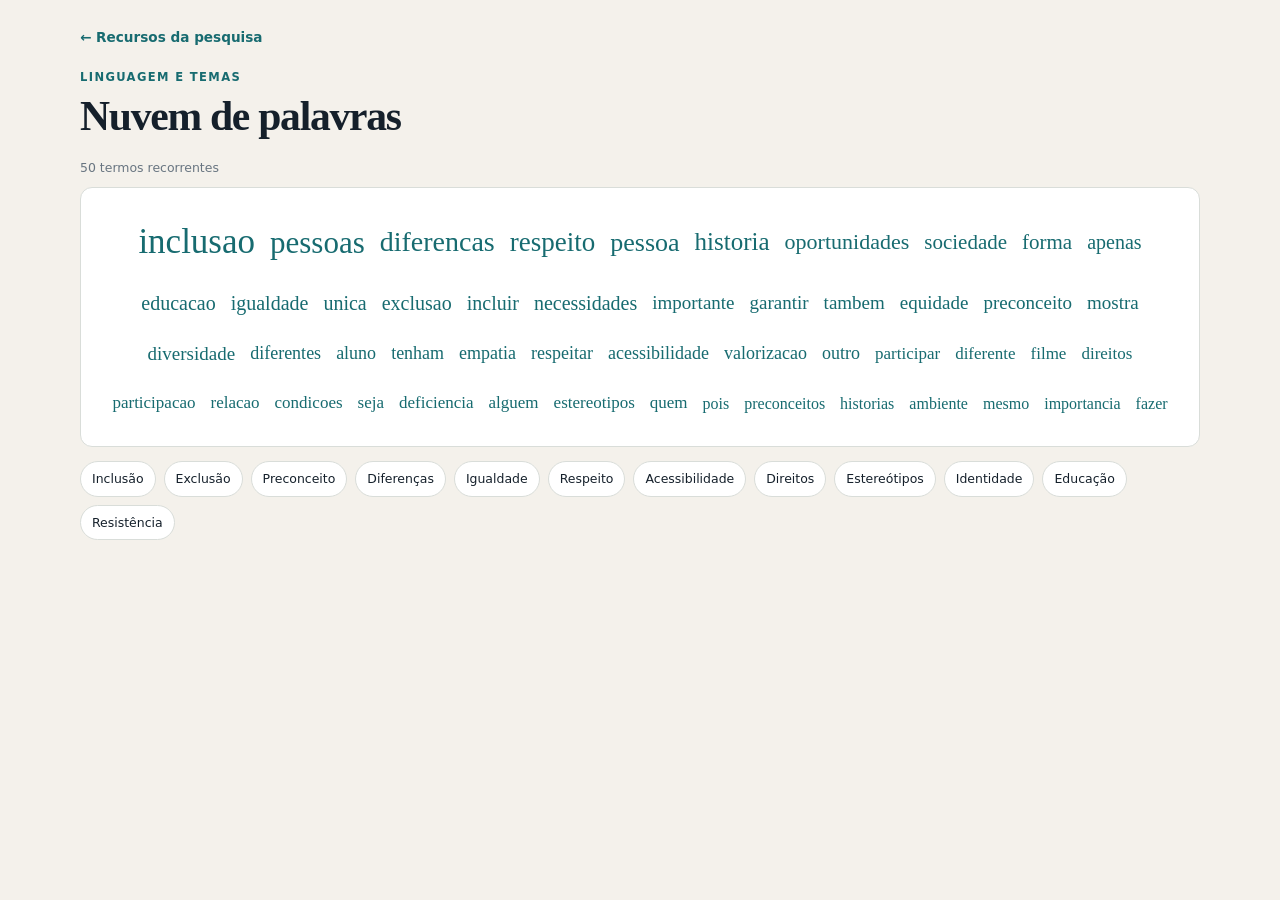
<file: dashboard/palavras.html>
<!doctype html>
<html lang="pt-BR">
<head>
  <meta charset="utf-8"><meta name="viewport" content="width=device-width,initial-scale=1">
  <title>Nuvem de palavras e temas — CinePET</title>
  <link rel="stylesheet" href="recursos.css">
</head>
<body data-resource="palavras">
  <header class="resource-header"><a class="back-link" href="../index.html">← Recursos da pesquisa</a><p class="eyebrow">Linguagem e temas</p><h1>Nuvem de palavras</h1></header>
  <main class="resource-main"><p id="resourceCount" class="resource-count">Carregando…</p><section id="resourceContent" aria-label="Palavras e temas"></section></main>
  <script src="recursos.js" defer></script>
</body>
</html>
</file>
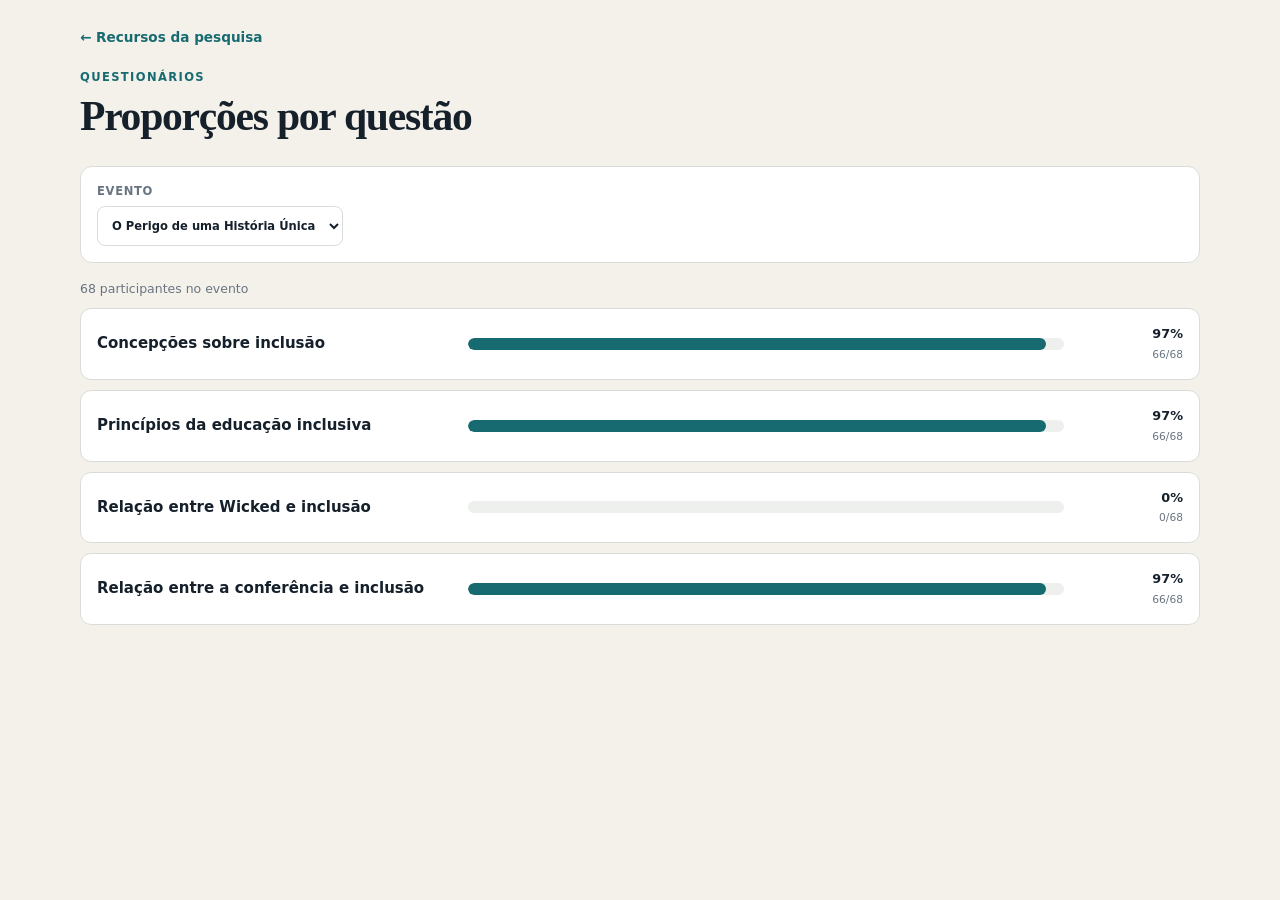
<file: dashboard/proporcoes.html>
<!doctype html>
<html lang="pt-BR">
<head>
  <meta charset="utf-8"><meta name="viewport" content="width=device-width,initial-scale=1">
  <title>Proporções por questão — CinePET</title>
  <link rel="stylesheet" href="recursos.css">
</head>
<body data-resource="proporcoes">
  <header class="resource-header"><a class="back-link" href="../index.html">← Recursos da pesquisa</a><p class="eyebrow">Questionários</p><h1>Proporções por questão</h1></header>
  <main class="resource-main">
    <section class="resource-controls" aria-label="Selecionar evento"><label>Evento<select id="eventFilter"></select></label></section>
    <p id="resourceCount" class="resource-count">Carregando…</p>
    <section id="resourceContent" class="proportion-list" aria-label="Proporção de respostas por questão"></section>
  </main>
  <script src="recursos.js" defer></script>
</body>
</html>
</file>
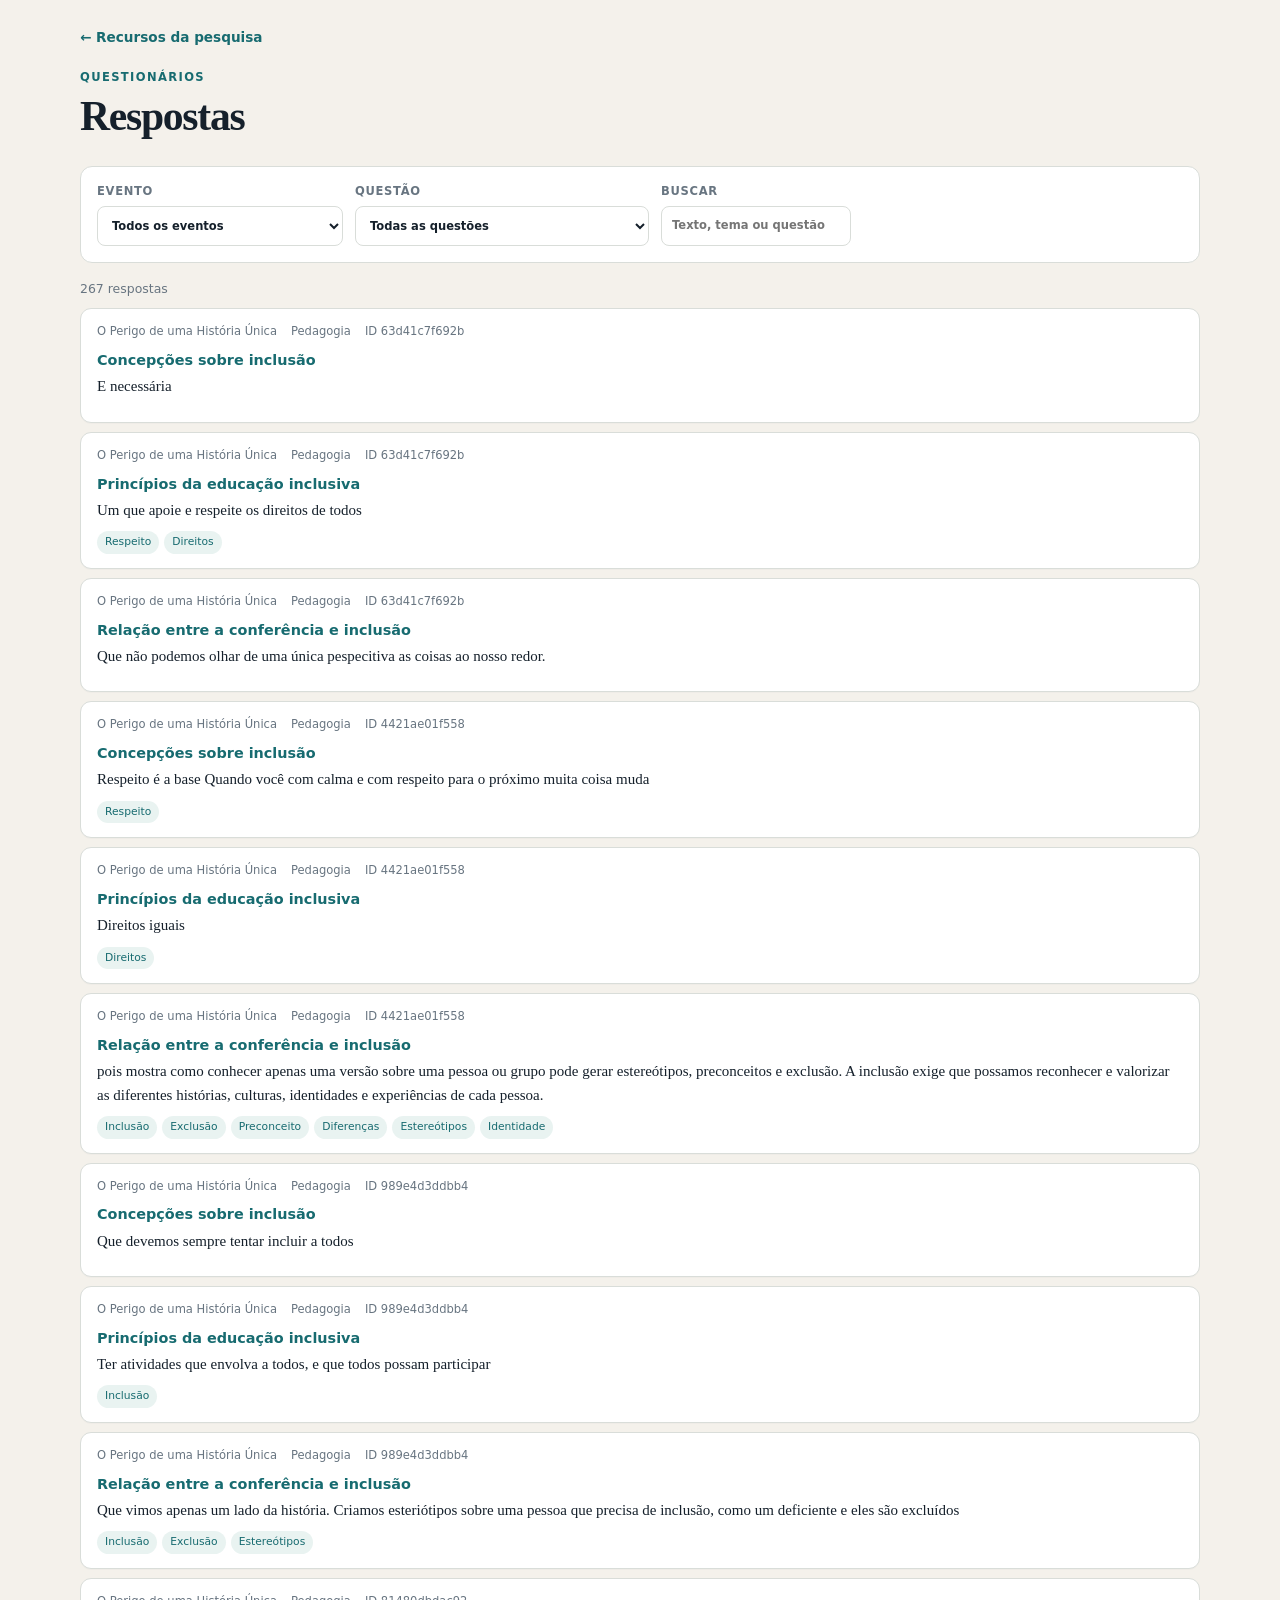
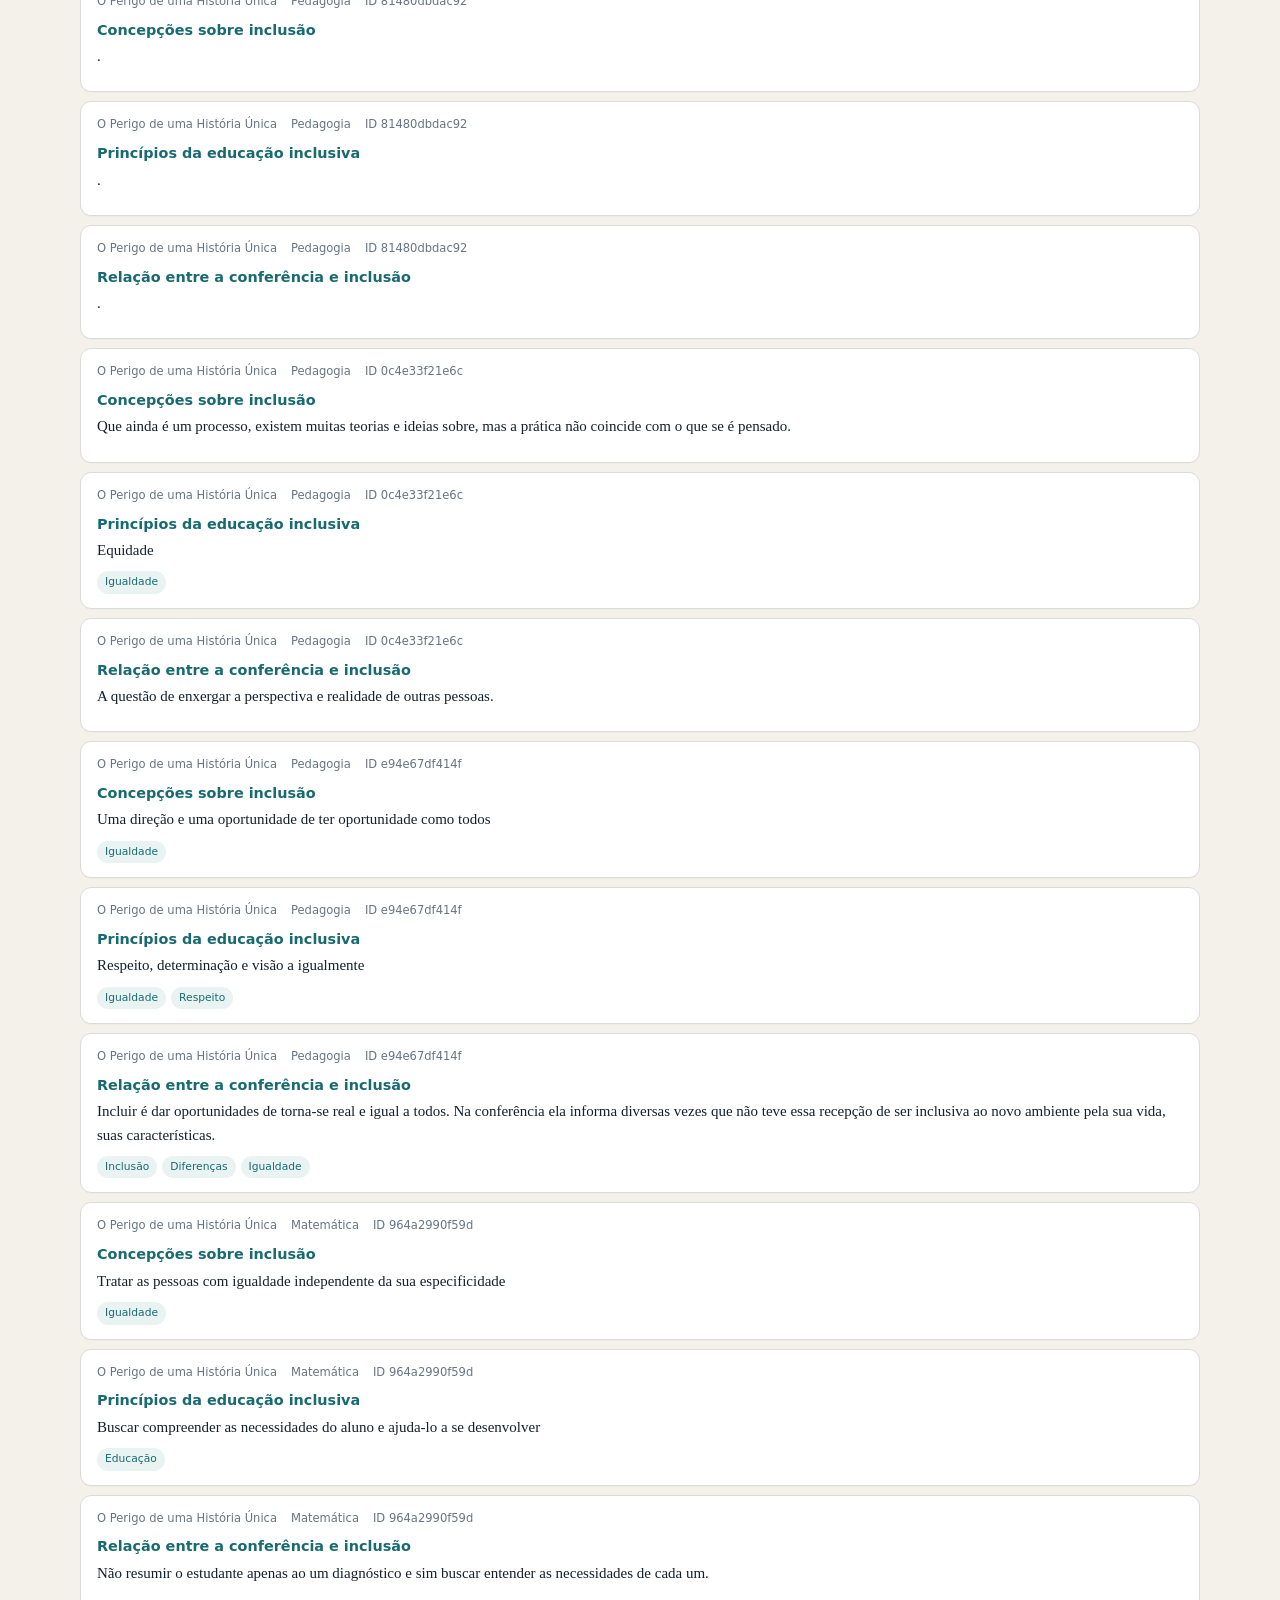
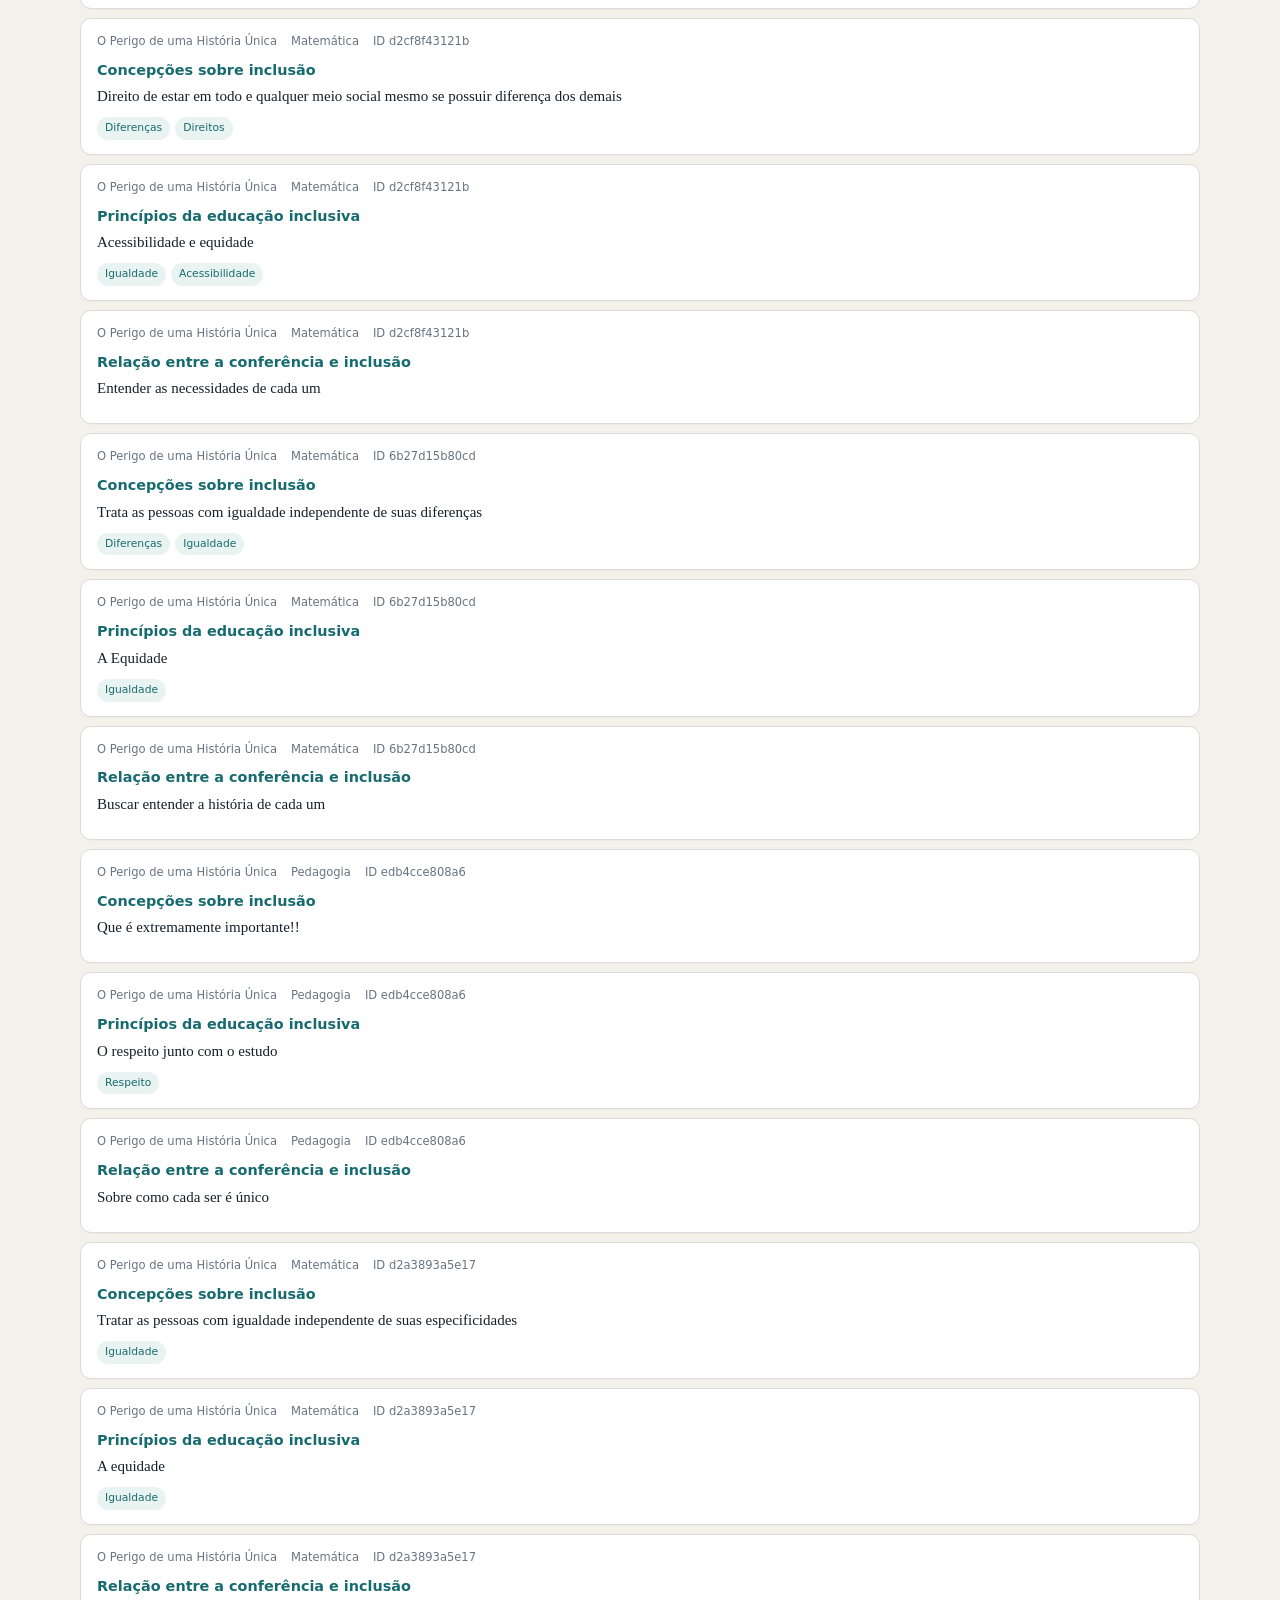
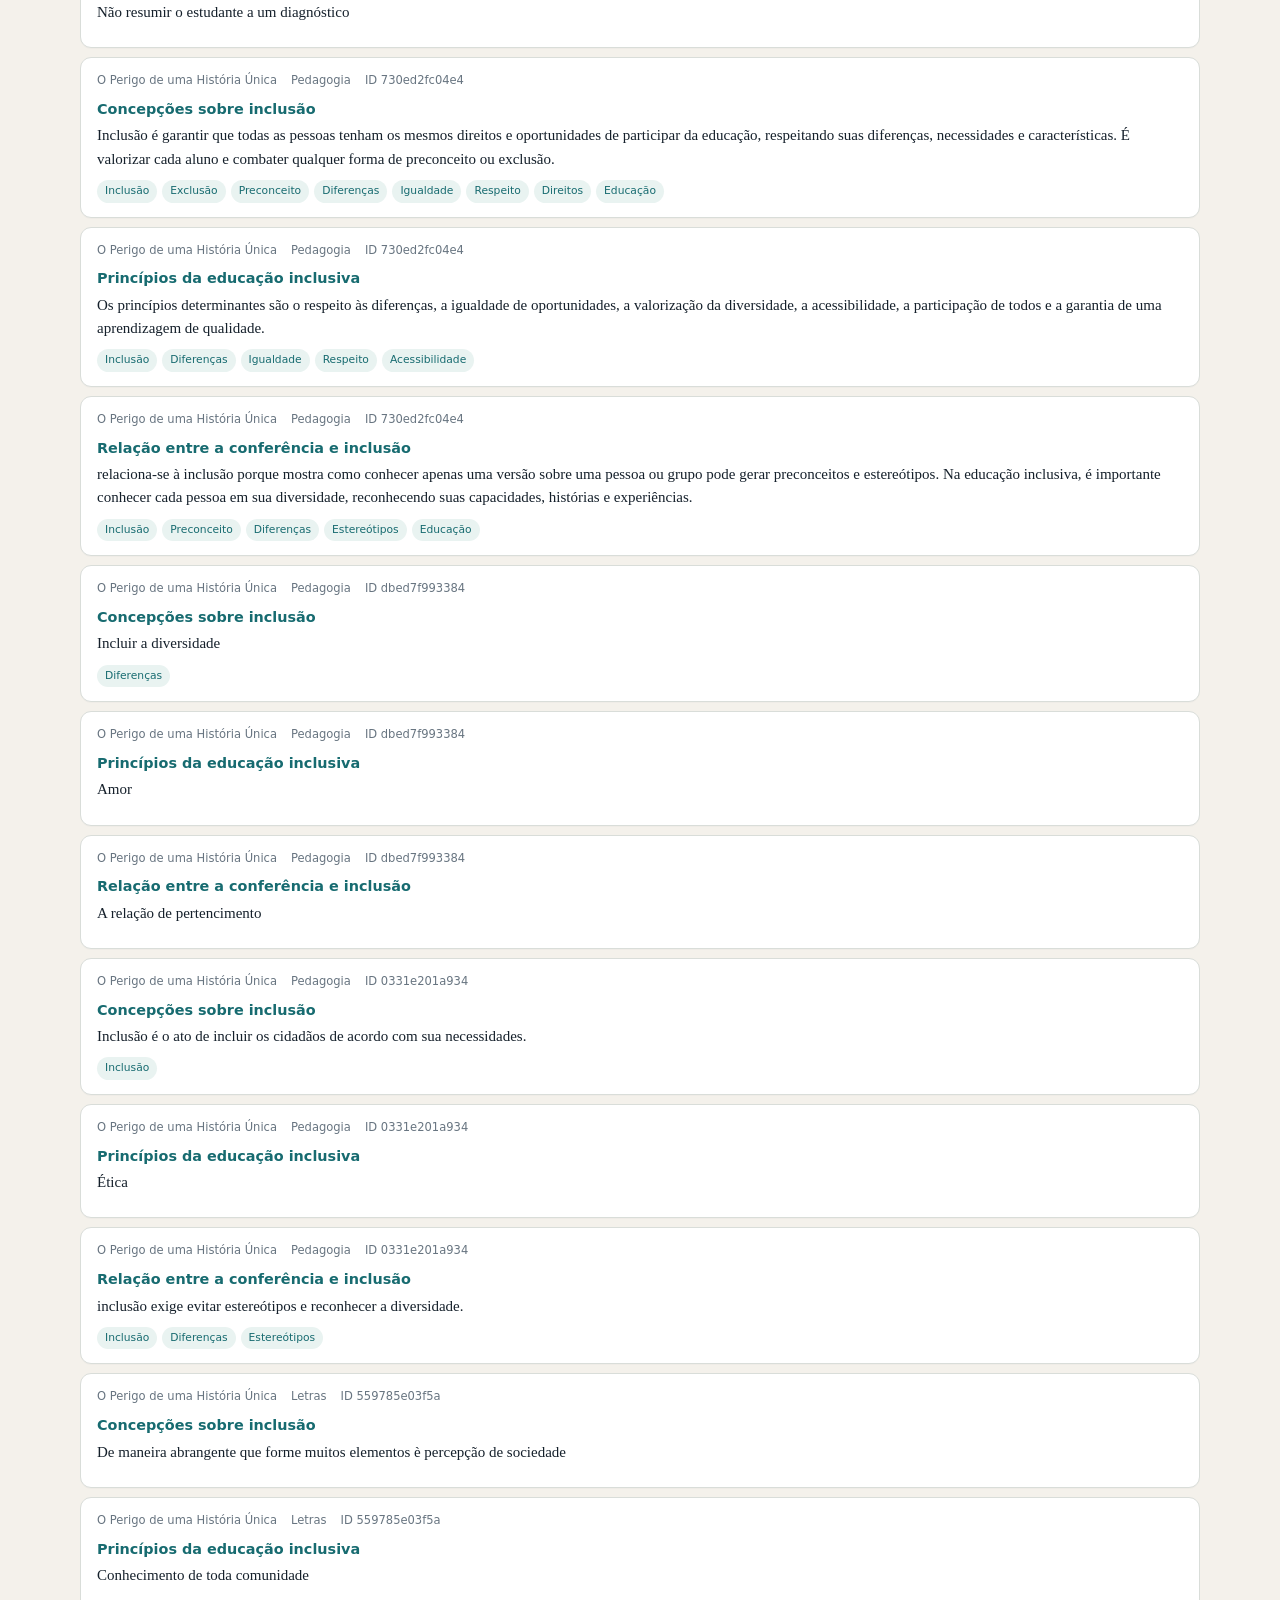
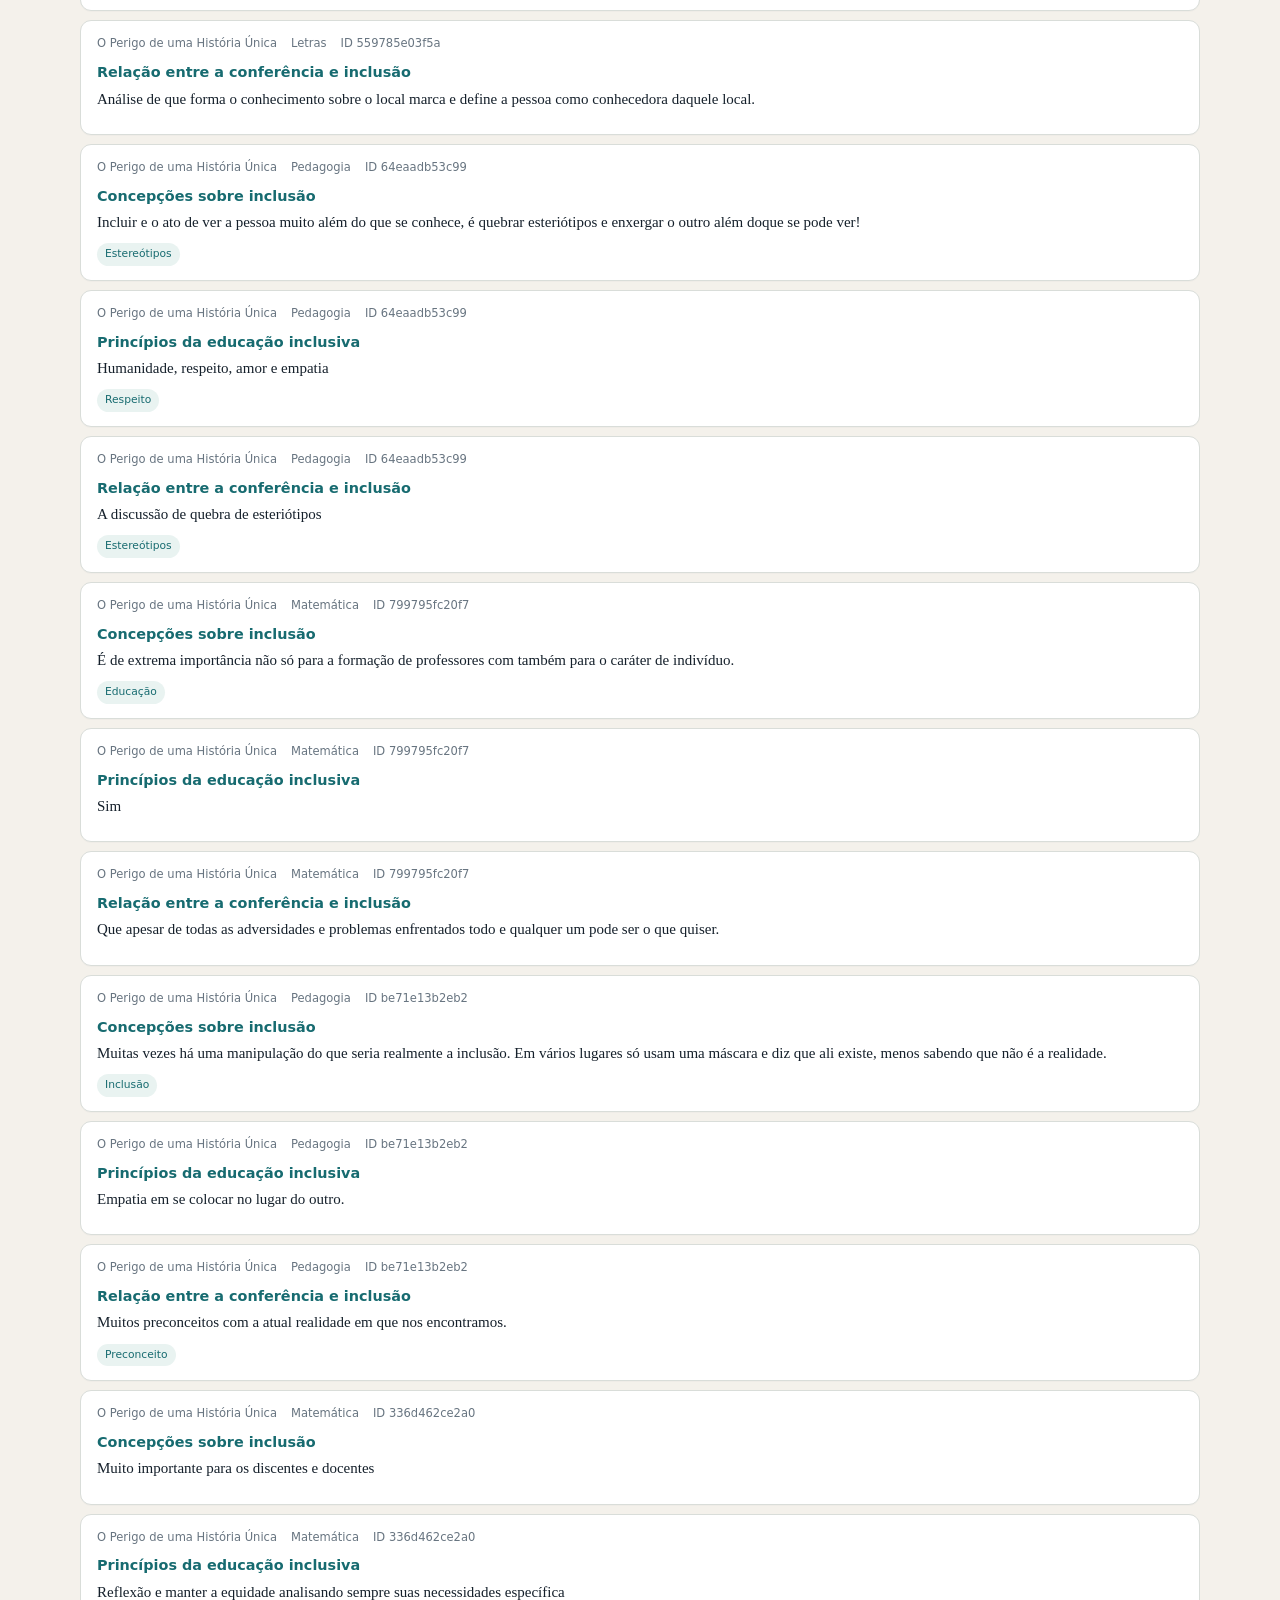
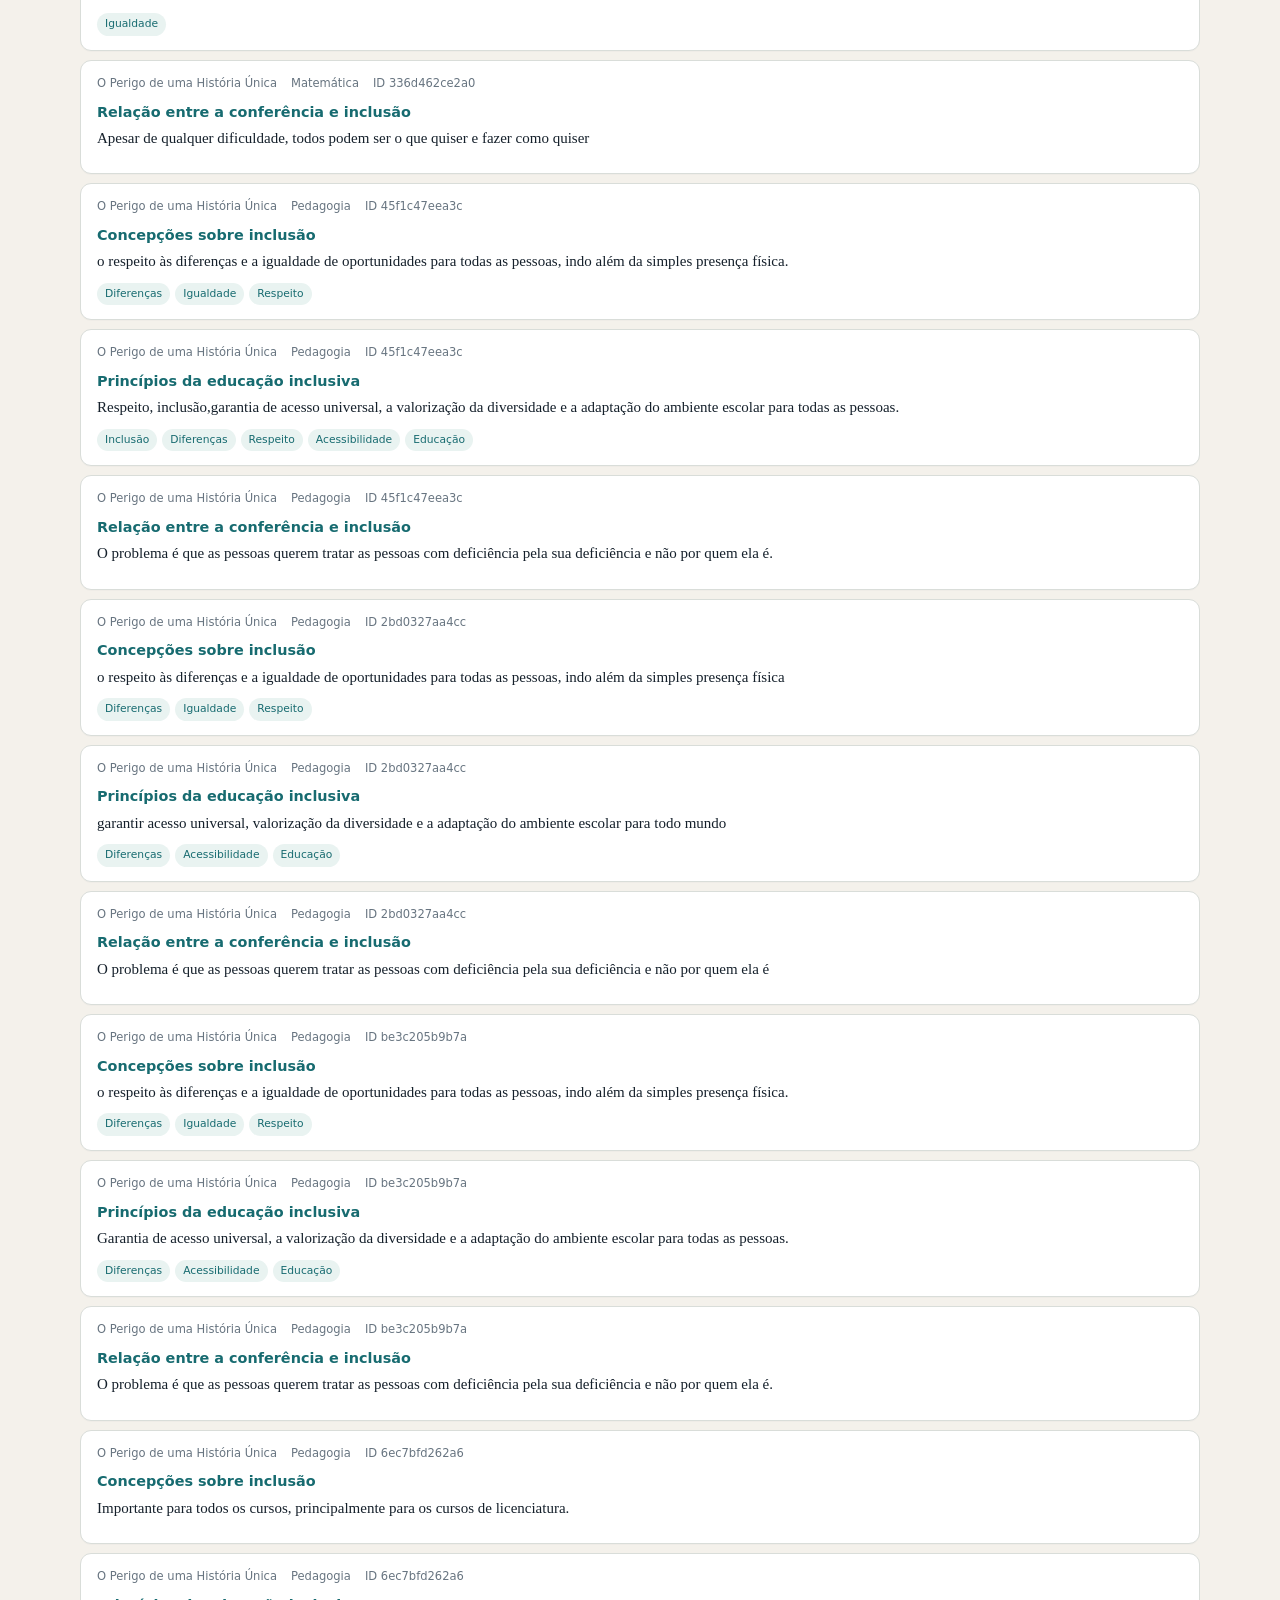
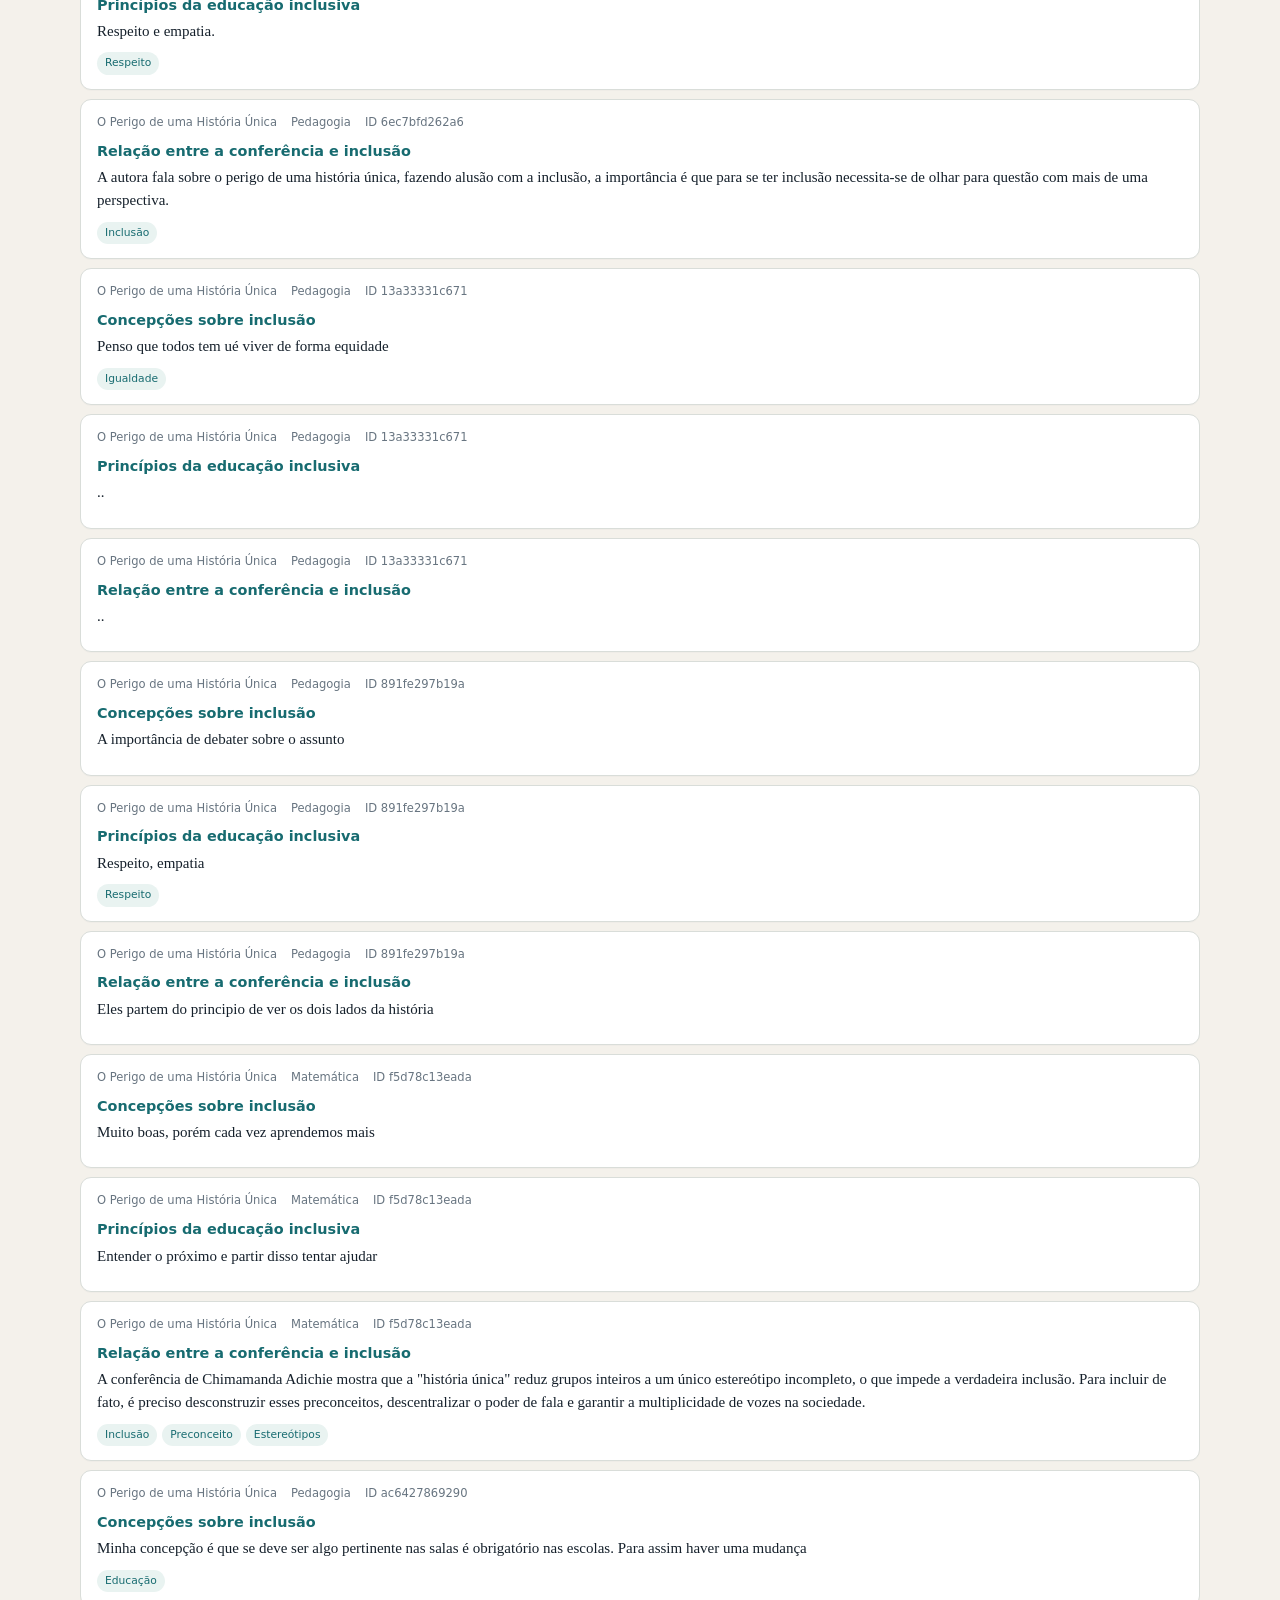
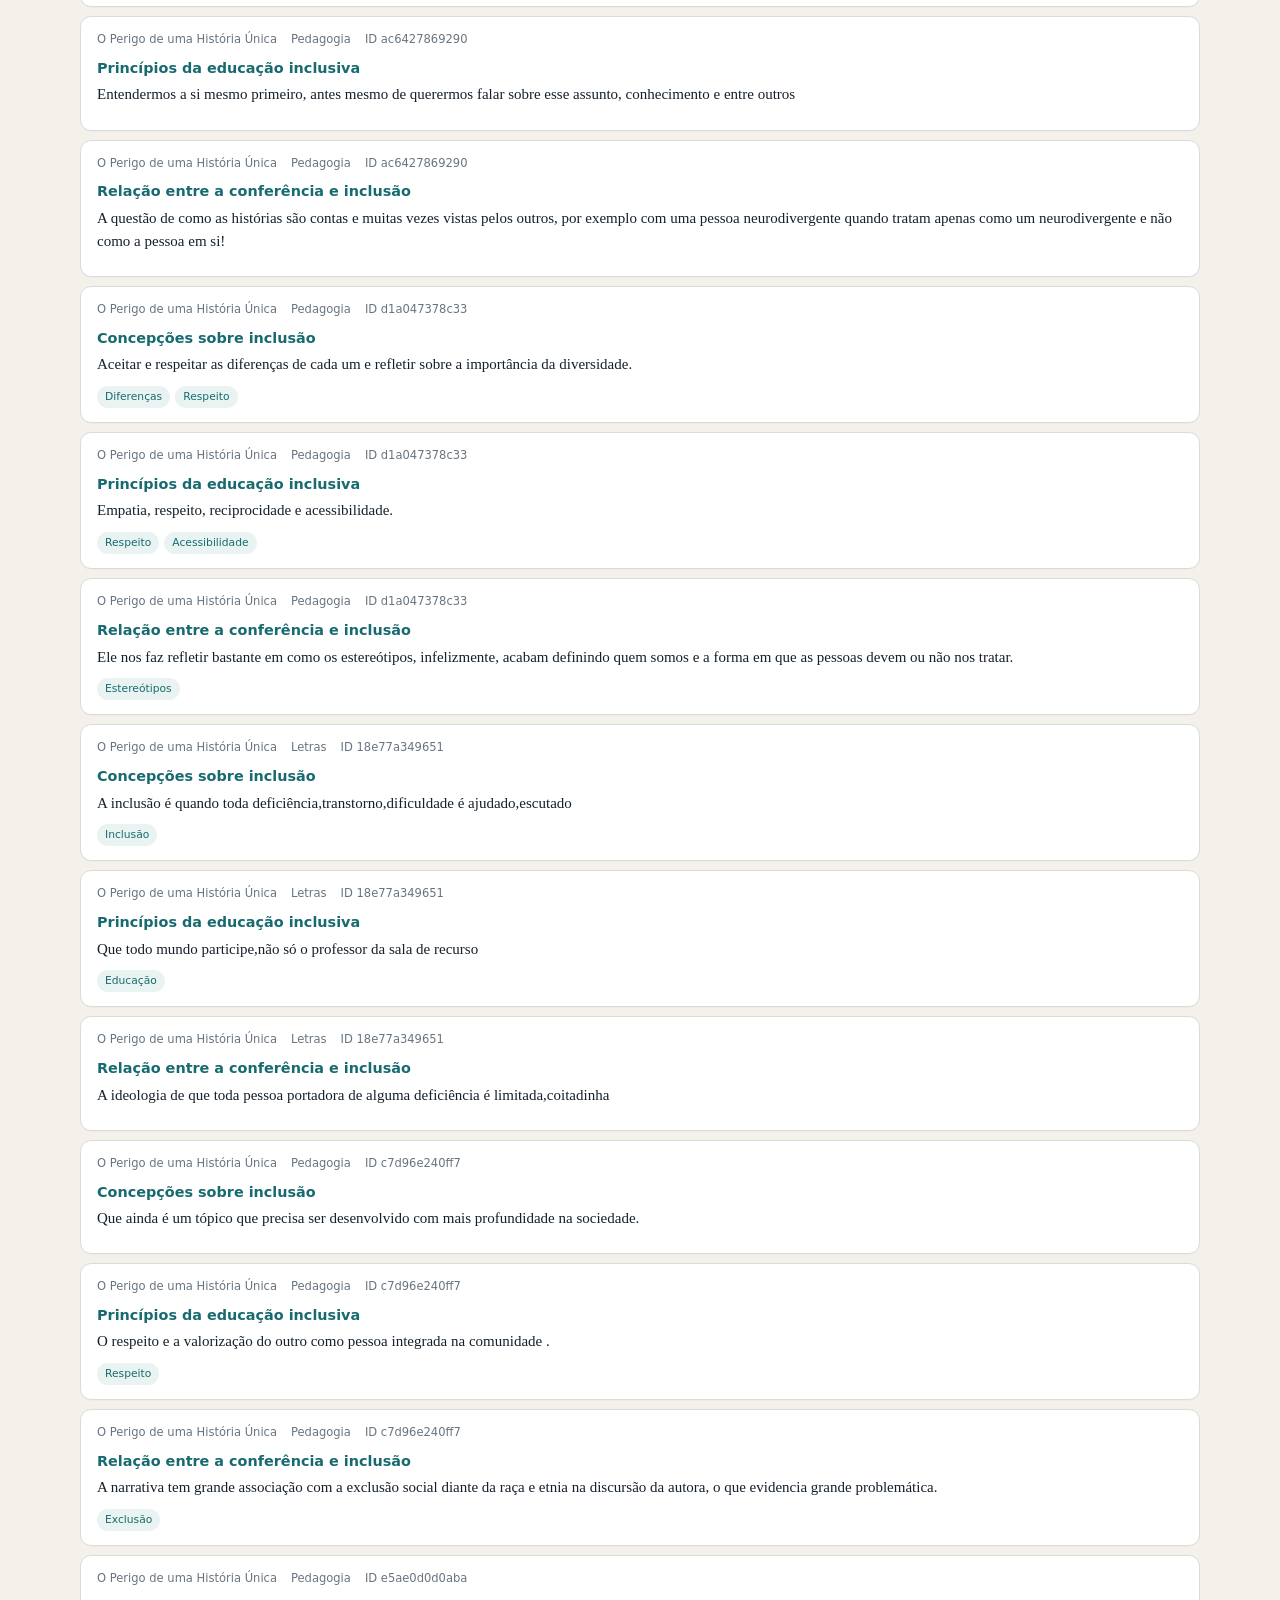
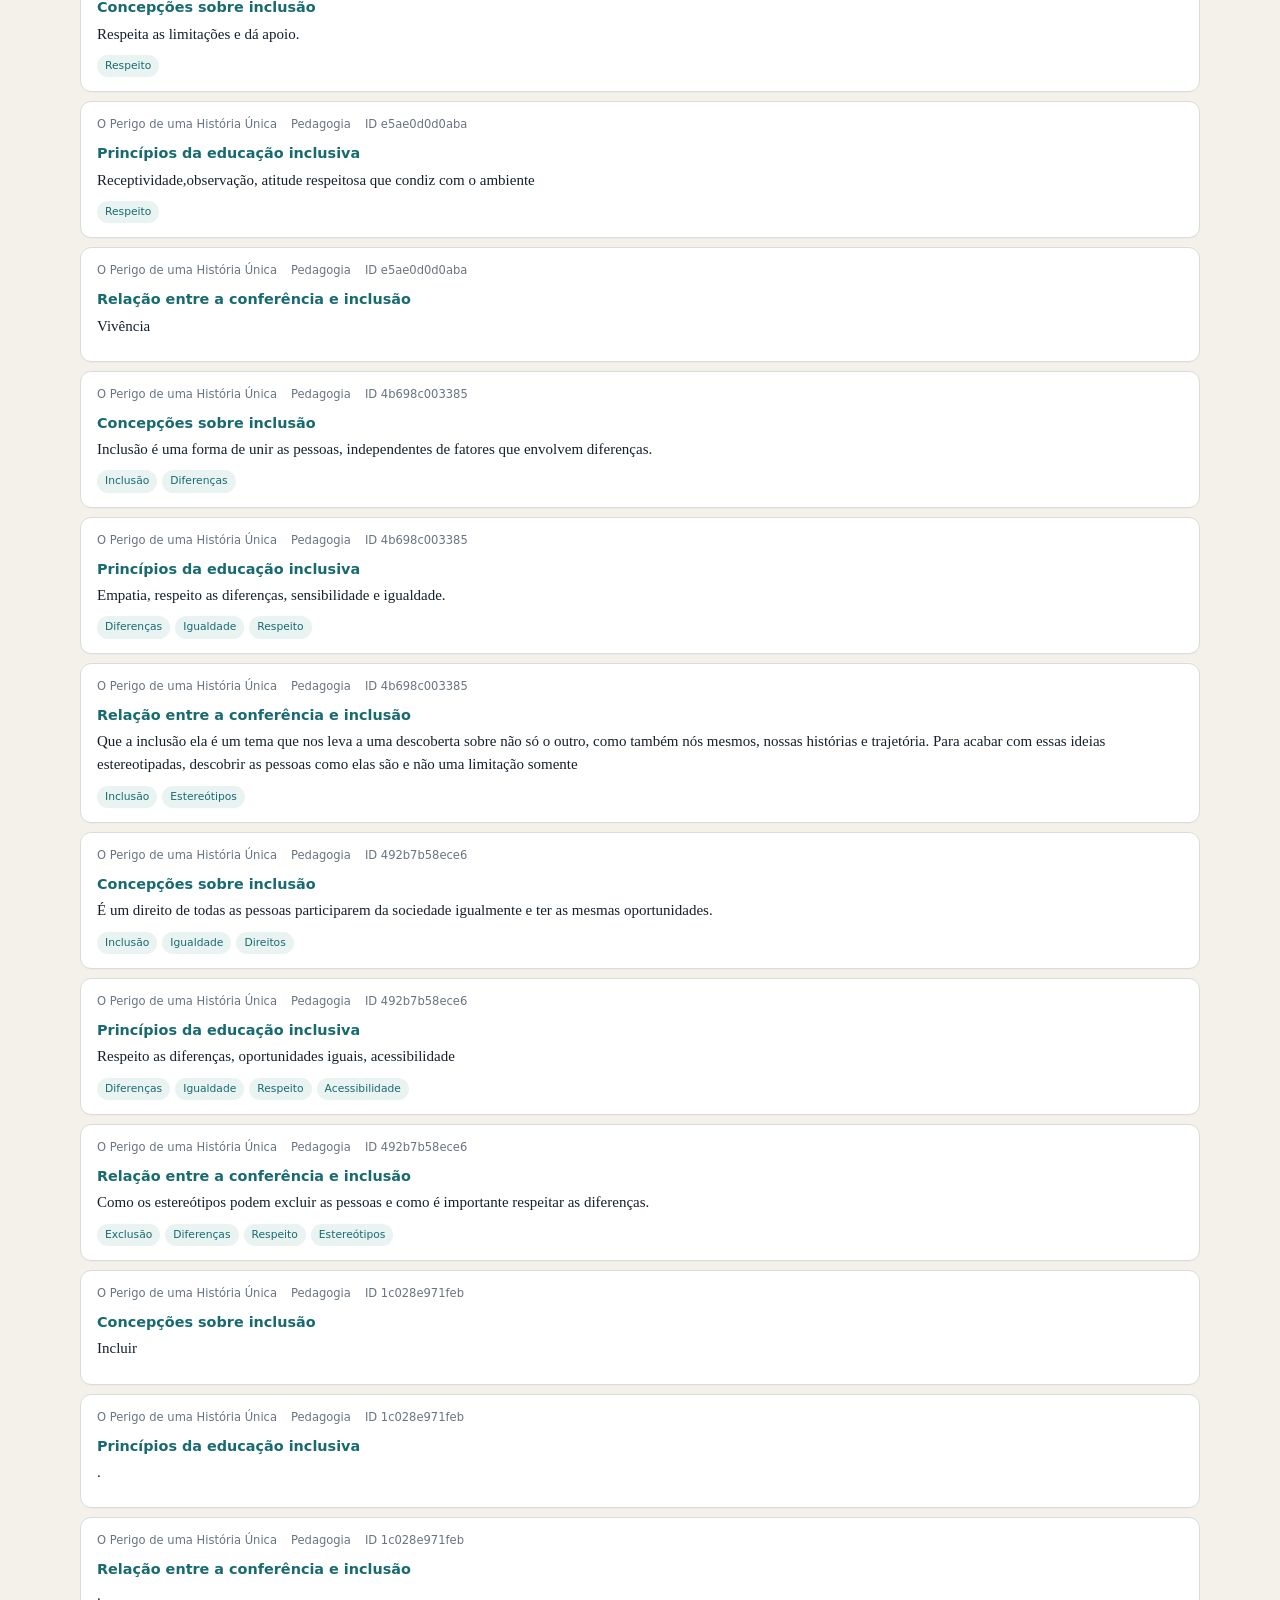
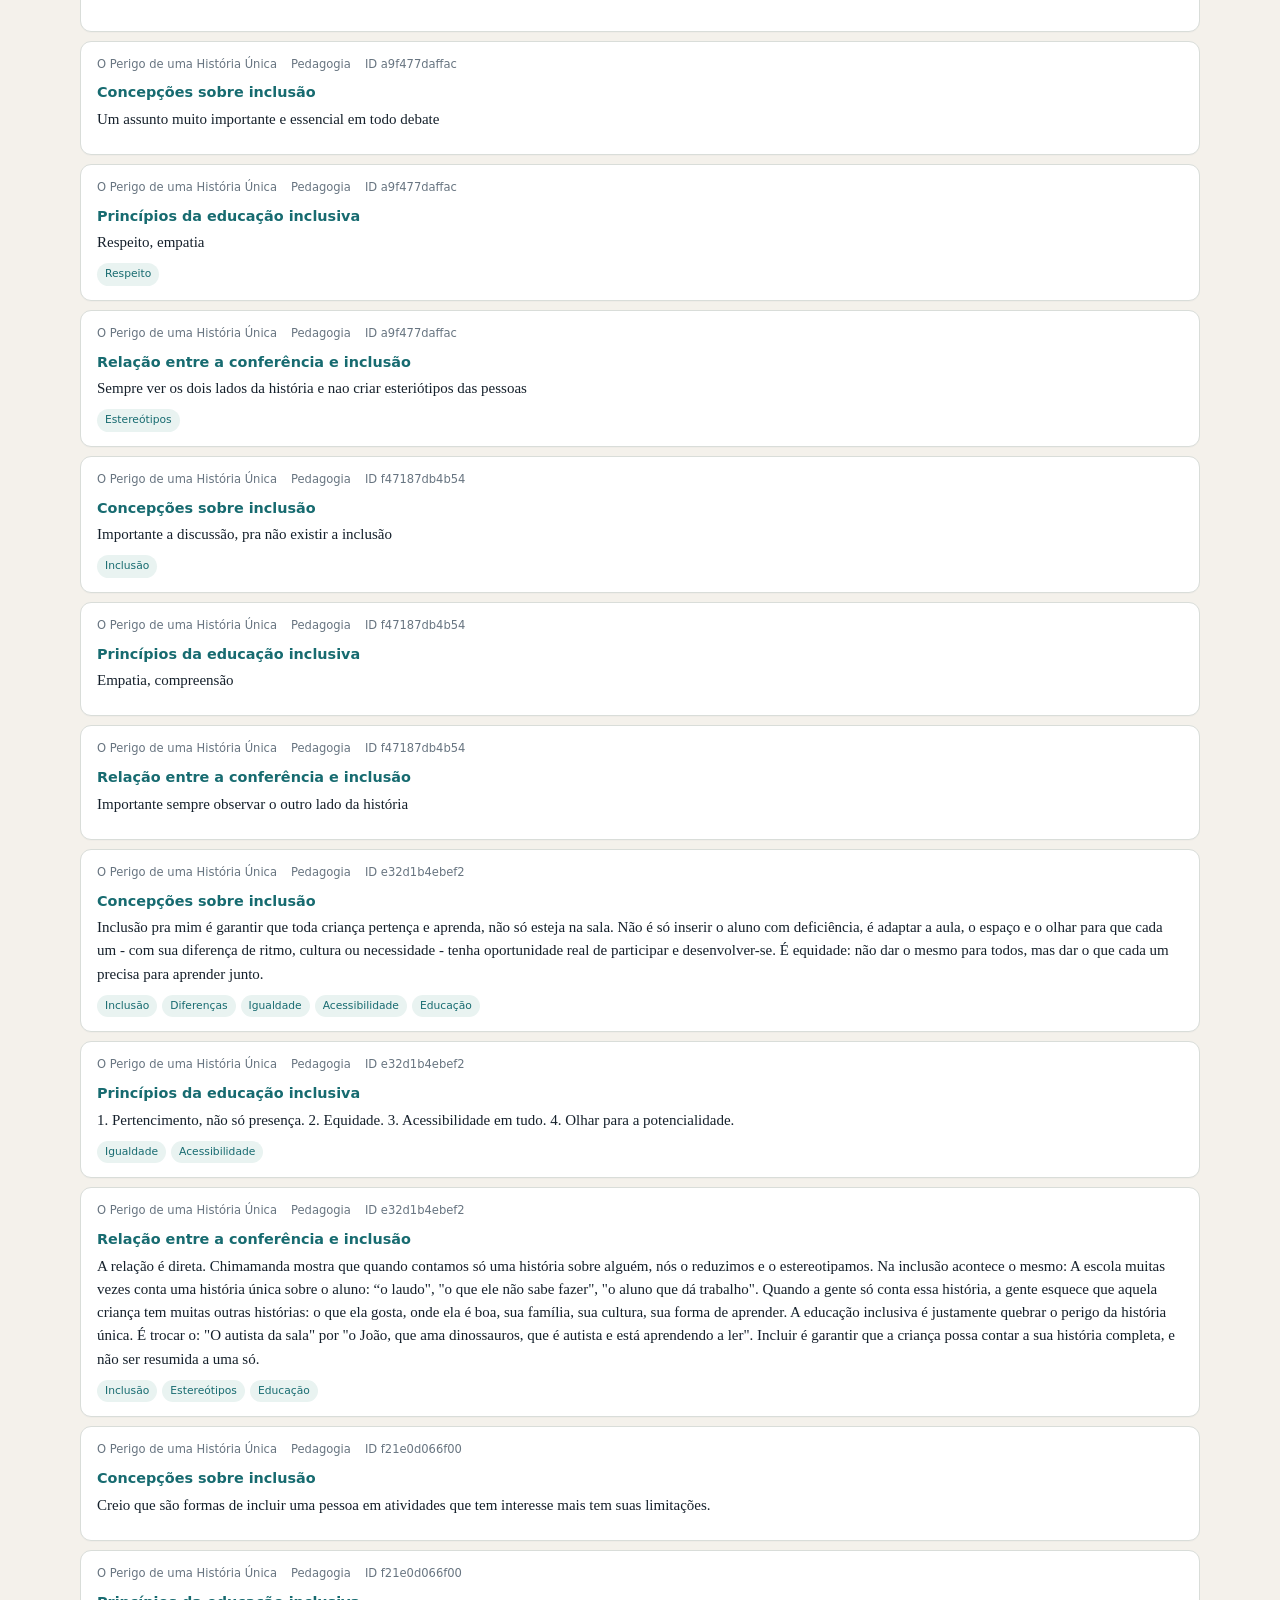
<file: dashboard/respostas.html>
<!doctype html>
<html lang="pt-BR">
<head>
  <meta charset="utf-8"><meta name="viewport" content="width=device-width,initial-scale=1">
  <title>Respostas dos questionários — CinePET</title>
  <link rel="stylesheet" href="recursos.css">
</head>
<body data-resource="respostas">
  <header class="resource-header"><a class="back-link" href="../index.html">← Recursos da pesquisa</a><p class="eyebrow">Questionários</p><h1>Respostas</h1></header>
  <main class="resource-main">
    <section class="resource-controls" aria-label="Filtros das respostas">
      <label>Evento<select id="eventFilter"><option value="">Todos os eventos</option></select></label>
      <label>Questão<select id="questionFilter"><option value="">Todas as questões</option></select></label>
      <label>Buscar<input id="answerSearch" type="search" placeholder="Texto, tema ou questão"></label>
    </section>
    <p id="resourceCount" class="resource-count">Carregando…</p>
    <section id="resourceContent" class="answer-list" aria-label="Respostas"></section>
  </main>
  <script src="recursos.js" defer></script>
</body>
</html>
</file>
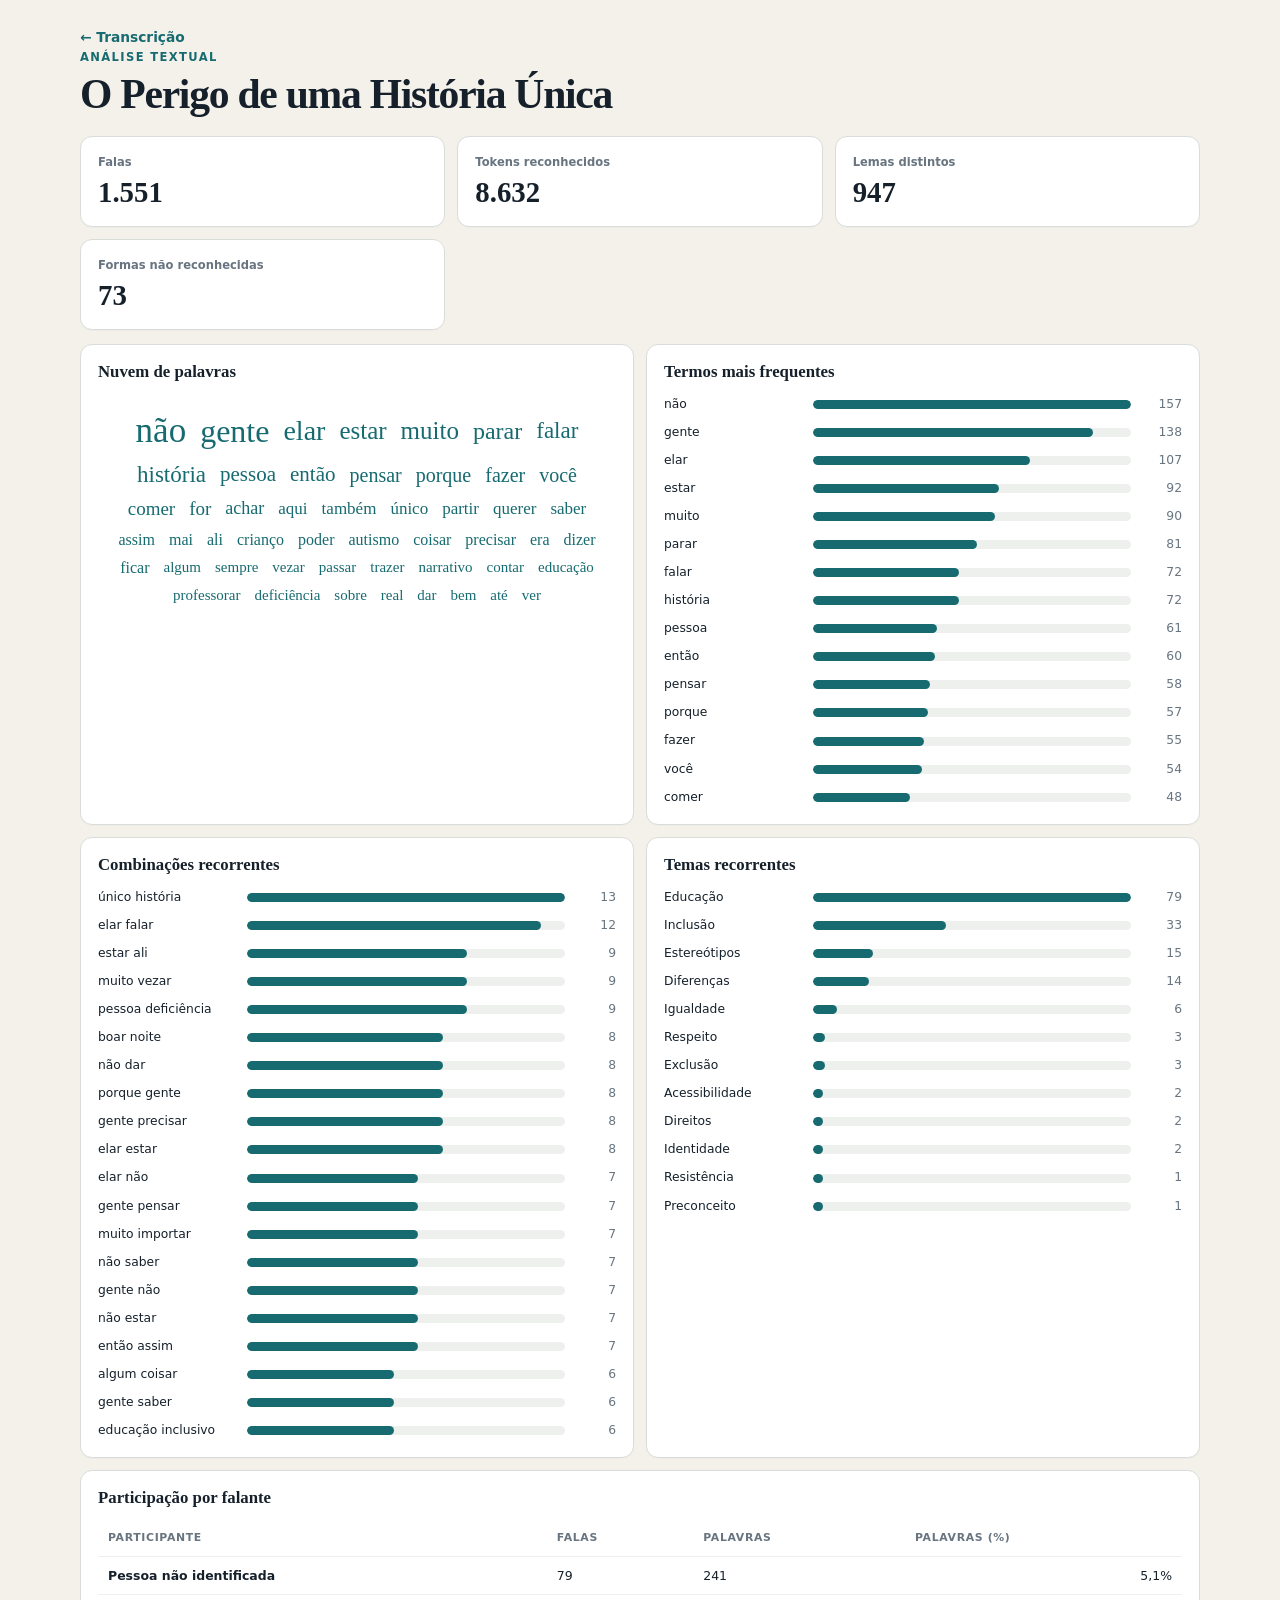
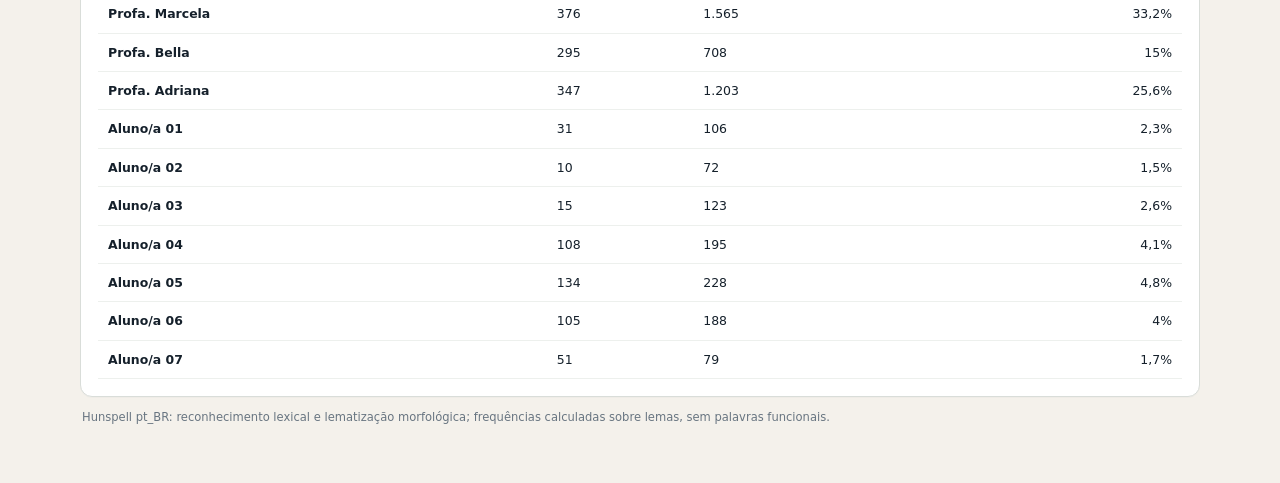
<file: dashboard/transcricoes/analise.html>
<!doctype html>
<html lang="pt-BR">
<head>
  <meta charset="utf-8">
  <meta name="viewport" content="width=device-width,initial-scale=1">
  <title>Análise textual — Transcrições CinePET</title>
  <link rel="stylesheet" href="../recursos.css">
  <link rel="stylesheet" href="transcricao.css">
  <link rel="stylesheet" href="analise.css">
</head>
<body data-resource="analise-transcricao">
  <header class="resource-header">
    <a id="backToTranscript" class="back-link" href="../../index.html">← Transcrição</a>
    <p class="eyebrow">Análise textual</p>
    <h1 id="analysisTitle">Transcrição</h1>
  </header>
  <main class="resource-main">
    <section id="analysisMetrics" class="analysis-metrics" aria-label="Estatísticas gerais"></section>
    <div class="analysis-grid">
      <section class="analysis-panel"><h2>Nuvem de palavras</h2><div id="wordCloud" class="transcript-word-cloud"></div></section>
      <section class="analysis-panel"><h2>Termos mais frequentes</h2><div id="topTerms" class="analysis-bars"></div></section>
      <section class="analysis-panel"><h2>Combinações recorrentes</h2><div id="topPhrases" class="analysis-bars"></div></section>
      <section class="analysis-panel"><h2>Temas recorrentes</h2><div id="topicStats" class="analysis-bars"></div></section>
      <section class="analysis-panel speaker-panel"><h2>Participação por falante</h2><div class="table-scroll"><table><thead><tr><th>Participante</th><th>Falas</th><th>Palavras</th><th>Palavras (%)</th></tr></thead><tbody id="speakerStats"></tbody></table></div></section>
    </div>
    <p id="analysisStatus" class="analysis-status" aria-live="polite"></p>
  </main>
  <script src="dados/analises_textuais.js" defer></script>
  <script src="analise.js" defer></script>
</body>
</html>
</file>
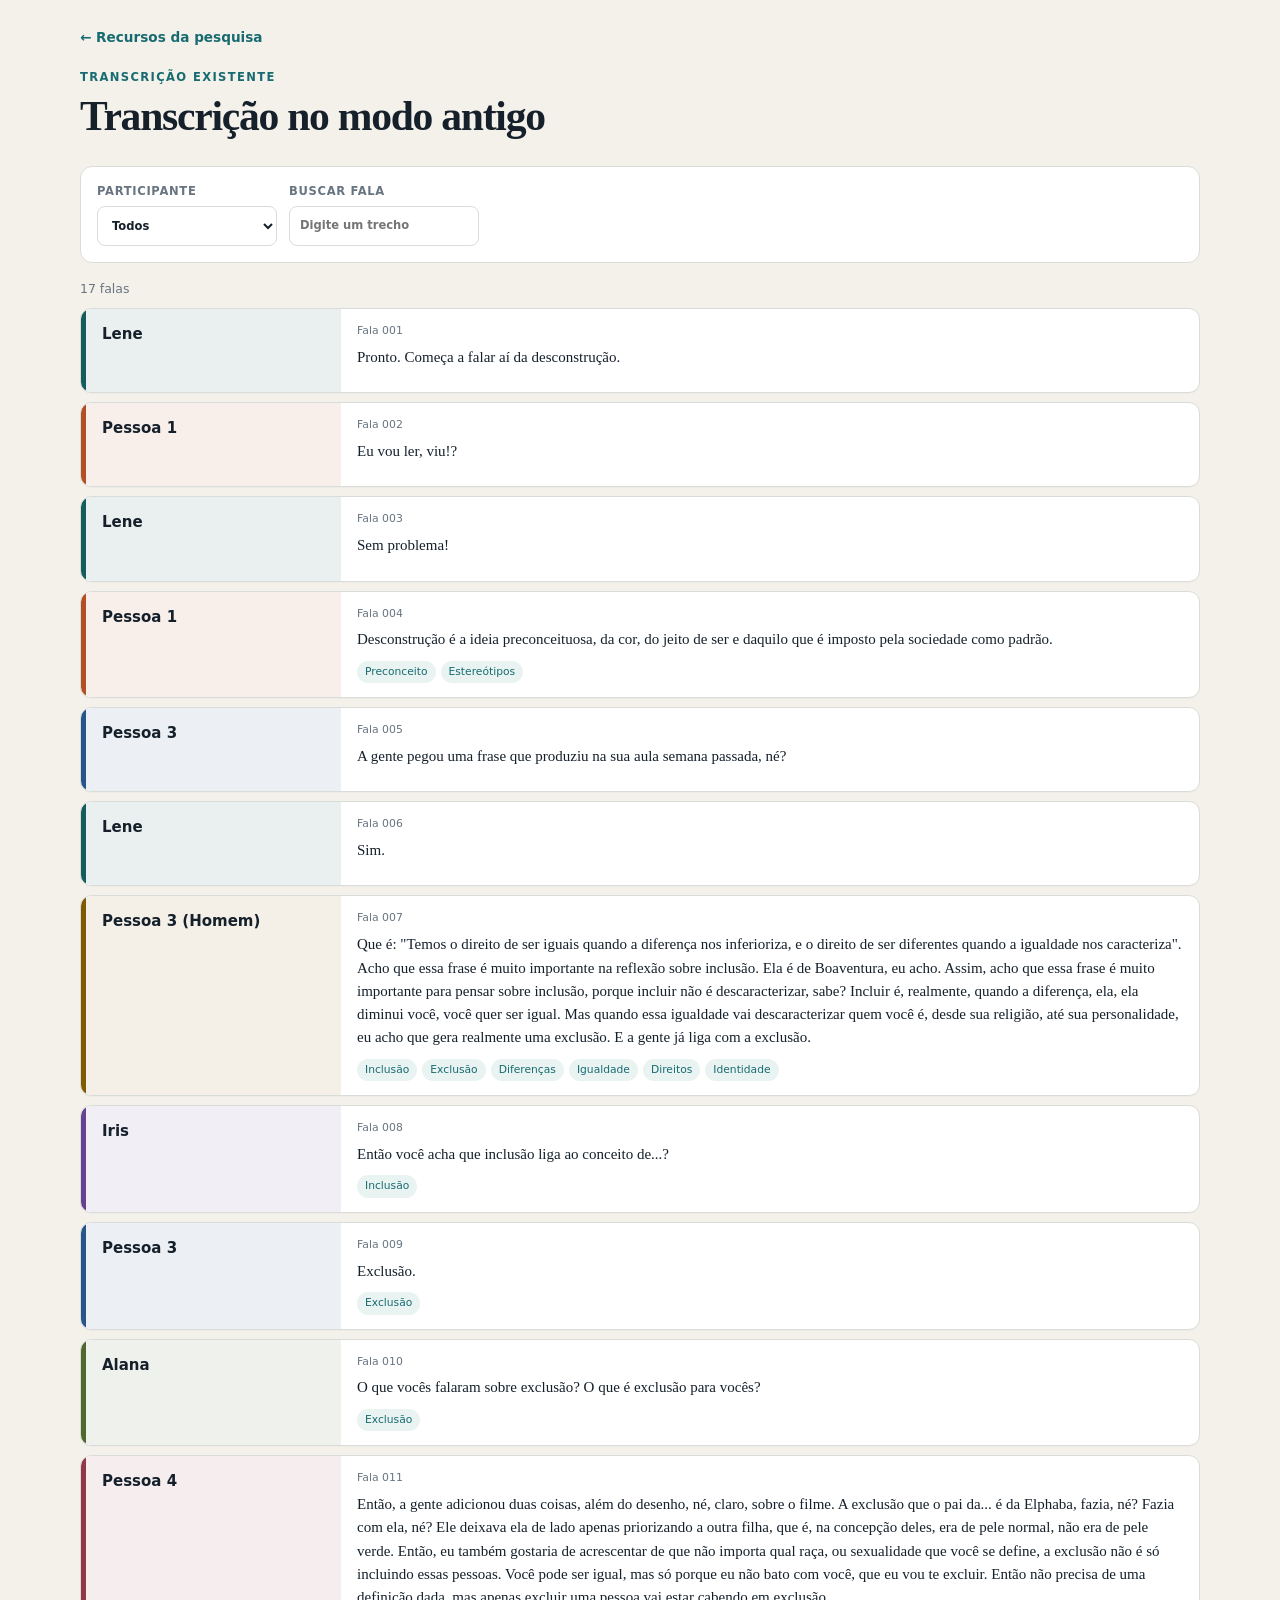
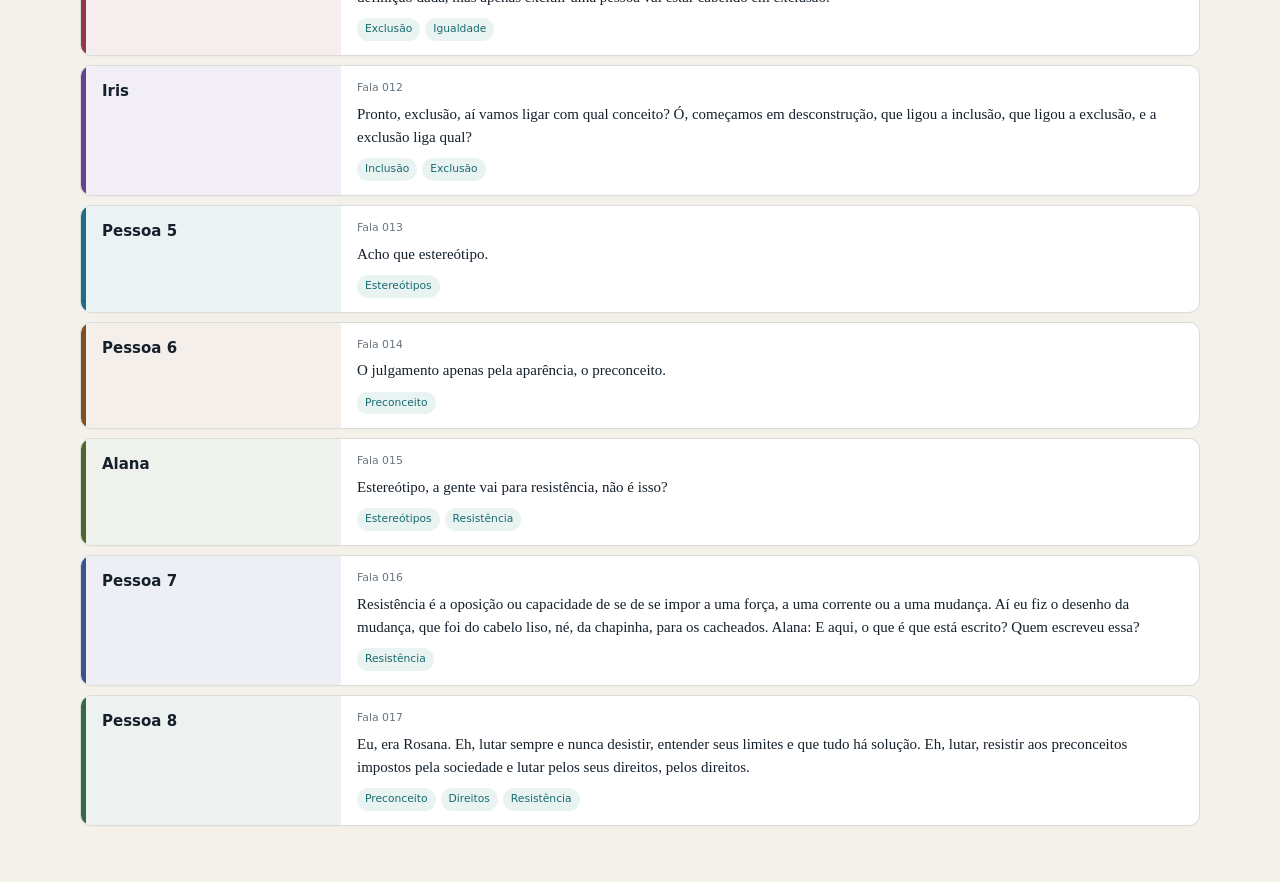
<file: dashboard/transcricoes/antiga.html>
<!doctype html>
<html lang="pt-BR">
<head>
  <meta charset="utf-8"><meta name="viewport" content="width=device-width,initial-scale=1">
  <title>Transcrição no modo antigo — CinePET</title>
  <link rel="stylesheet" href="../recursos.css">
</head>
<body data-resource="antiga" data-data="../recursos/dados.json">
  <header class="resource-header"><a class="back-link" href="../../index.html">← Recursos da pesquisa</a><p class="eyebrow">Transcrição existente</p><div class="resource-title-row"><h1>Transcrição no modo antigo</h1></div></header>
  <main class="resource-main">
    <section class="resource-controls" aria-label="Filtros da transcrição">
      <label>Participante<select id="speakerFilter"><option value="">Todos</option></select></label>
      <label>Buscar fala<input id="transcriptSearch" type="search" placeholder="Digite um trecho"></label>
    </section>
    <p id="resourceCount" class="resource-count">Carregando…</p>
    <section id="resourceContent" class="old-transcript-list" aria-label="Falas da transcrição"></section>
  </main>
  <script src="../recursos.js" defer></script>
</body>
</html>
</file>
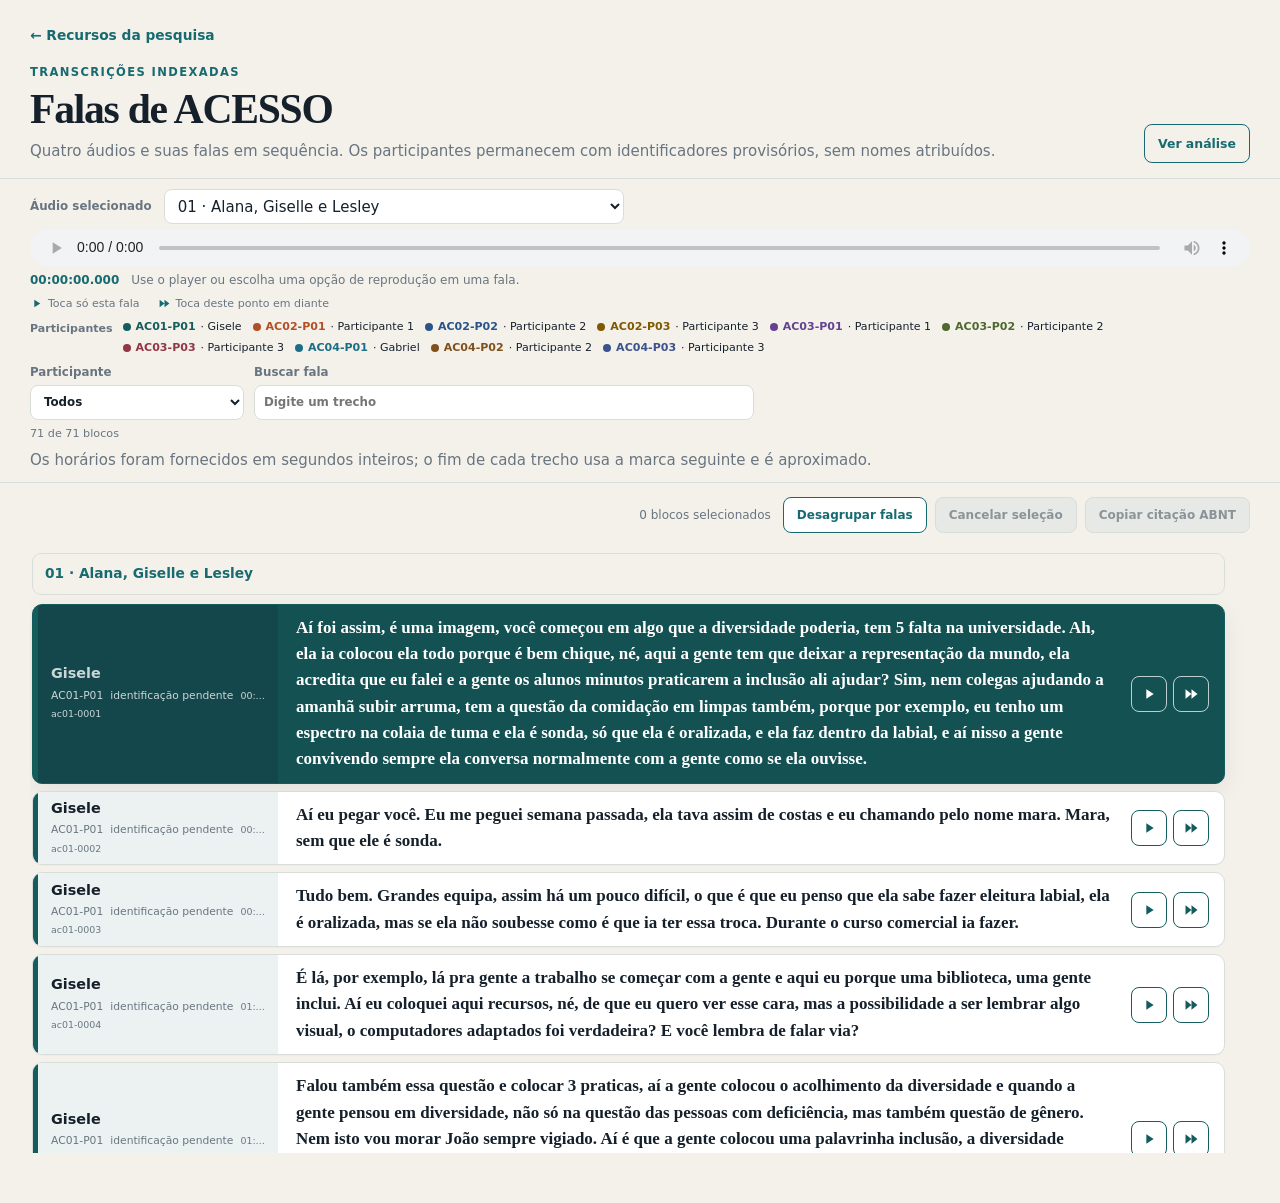
<file: dashboard/transcricoes/falas-acesso.html>
<!doctype html>
<html lang="pt-BR">
<head>
  <meta charset="utf-8">
  <meta name="viewport" content="width=device-width,initial-scale=1">
  <meta name="description" content="Transcrições sincronizadas dos áudios do grupo Falas de ACESSO.">
  <title>Falas de ACESSO — Transcrições</title>
  <link rel="stylesheet" href="transcricao.css">
</head>
<body data-page="acesso">
  <header class="page-header">
    <a class="back-link" href="../../index.html">← Recursos da pesquisa</a>
    <div class="title-row"><div><p class="eyebrow">Transcrições indexadas</p><h1>Falas de ACESSO</h1><p class="subtitle">Quatro áudios e suas falas em sequência. Os participantes permanecem com identificadores provisórios, sem nomes atribuídos.</p></div><a class="analysis-link" href="analise.html?corpus=acesso">Ver análise</a></div>
  </header>
  <main class="layout">
    <section class="player-panel" aria-label="Reprodutor e controles da transcrição">
      <div class="player-topline"><label for="audioSource">Áudio selecionado</label><select id="audioSource">
        <option value="acesso-alana">01 · Alana, Giselle e Lesley</option>
        <option value="acesso-dayane">02 · Dayane, Juliano, Lara e Laura</option>
        <option value="acesso-joao-vitor">03 · João Victor, Luís Antônio, Mathias, Sergio e Ysadora</option>
        <option value="acesso-felipe-gabriel-jeanderson">04 · Felipe, Gabriel e Jeanderson</option>
      </select></div>
      <audio id="audioPlayer" controls preload="metadata"></audio>
      <div class="player-status"><span id="currentTime">00:00:00.000</span><span id="playerMessage" aria-live="polite">Escolha uma fala ou reproduza o áudio.</span></div>
      <div class="playback-key" aria-label="Legenda dos controles das falas">
        <span><svg viewBox="0 0 24 24" aria-hidden="true"><path d="M8 5v14l11-7z"/></svg>Toca só esta fala</span>
        <span><svg viewBox="0 0 24 24" aria-hidden="true"><path d="M3 5v14l9-7zM12 5v14l9-7z"/></svg>Toca deste ponto em diante</span>
      </div>
      <div class="participant-legend"><strong>Participantes</strong><div id="participantLegend" class="legend-items"><span>Carregando índice…</span></div></div>
      <div class="transcript-tools"><label>Participante<select id="participantFilter"><option value="">Todos</option></select></label><label class="search-field">Buscar fala<input id="searchTranscript" type="search" placeholder="Digite um trecho"></label></div>
      <p class="result-count" id="resultCount">Carregando transcrição…</p>
      <p class="subtitle">Os horários foram fornecidos em segundos inteiros; o fim de cada trecho usa a marca seguinte e é aproximado.</p>
    </section>
    <div class="transcript-selection-tools"><span id="selectionCount" aria-live="polite">0 blocos selecionados</span><div class="selection-actions"><button id="toggleGrouping" type="button" aria-pressed="false">Desagrupar falas</button><button id="clearSelection" type="button" disabled>Cancelar seleção</button><button id="copySelection" type="button" disabled>Copiar citação ABNT</button></div></div>
    <section class="transcript-scroll" aria-label="Transcrições em sequência com rolagem"><div id="transcriptList" class="transcript-list" aria-label="Lista de falas"></div></section>
  </main>
  <script src="dados/dados-acesso.js" defer></script>
  <script src="transcricao.js" defer></script>
</body>
</html>
</file>
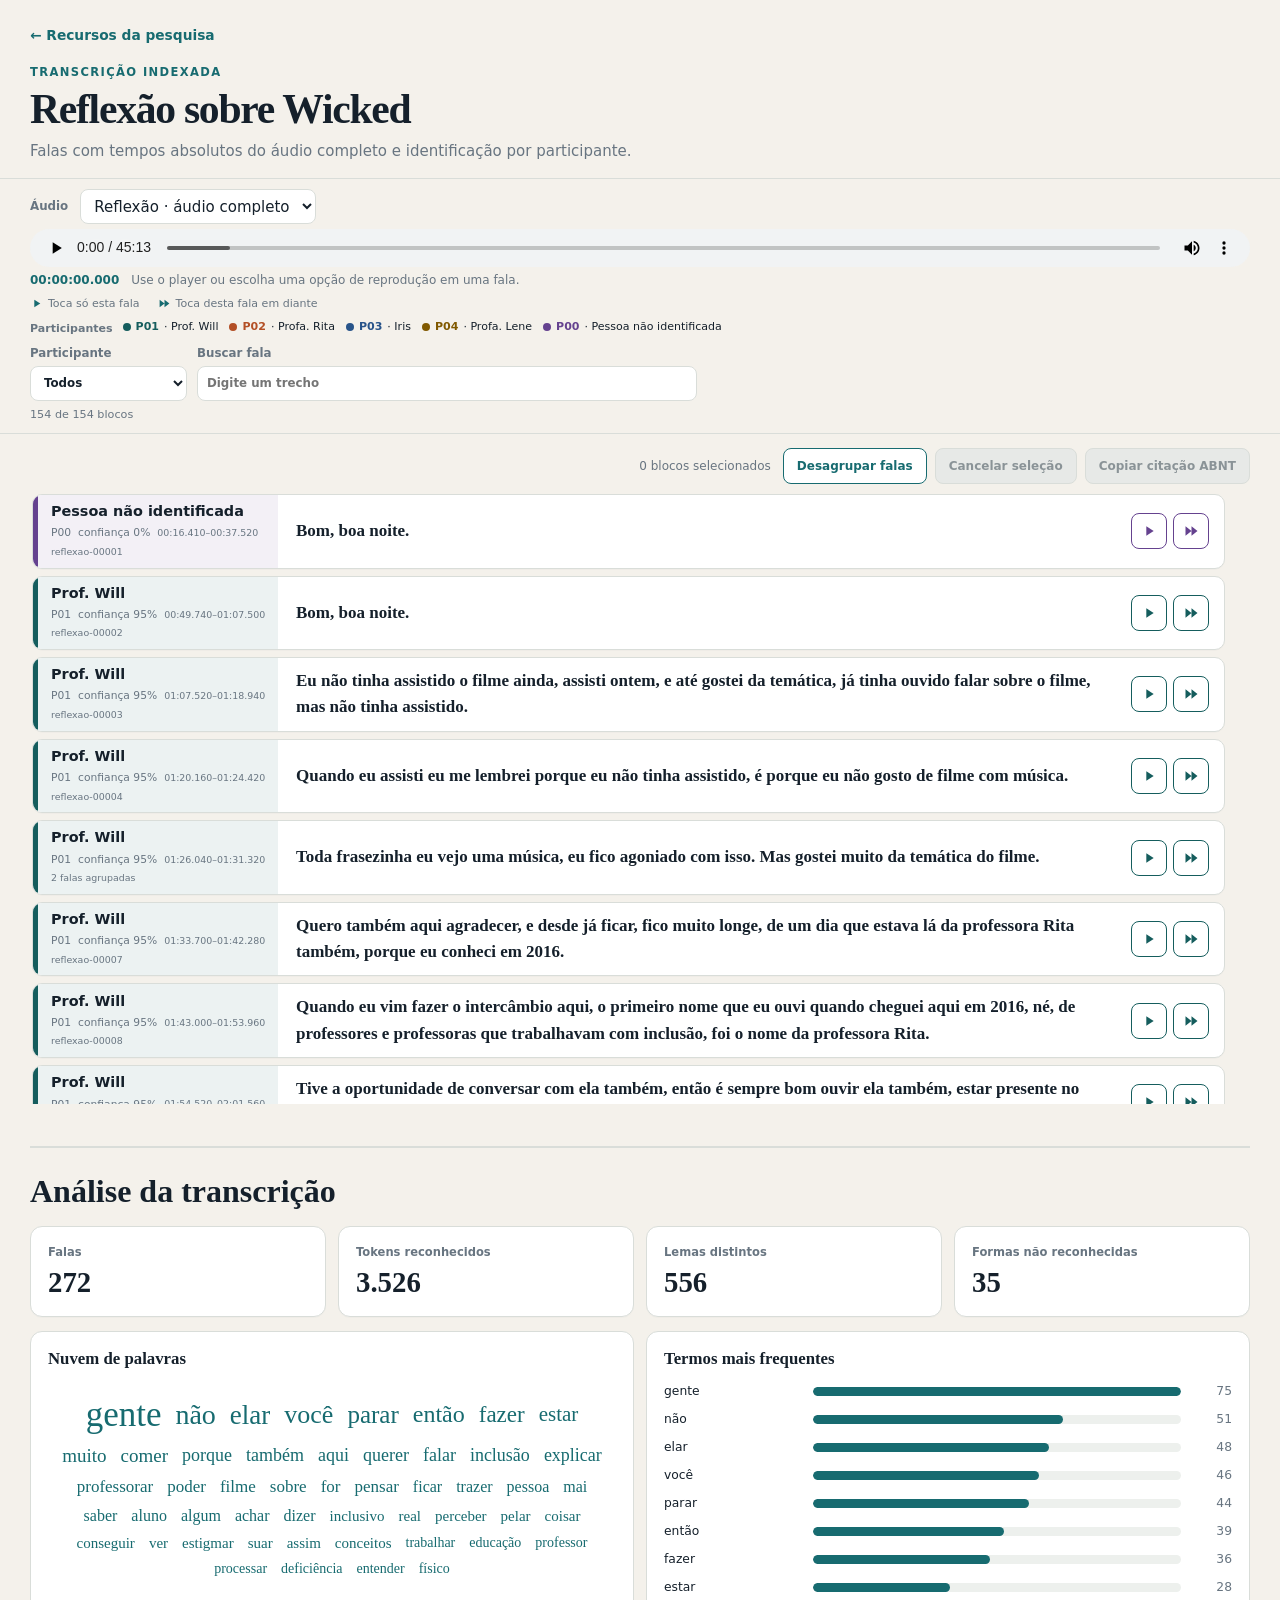
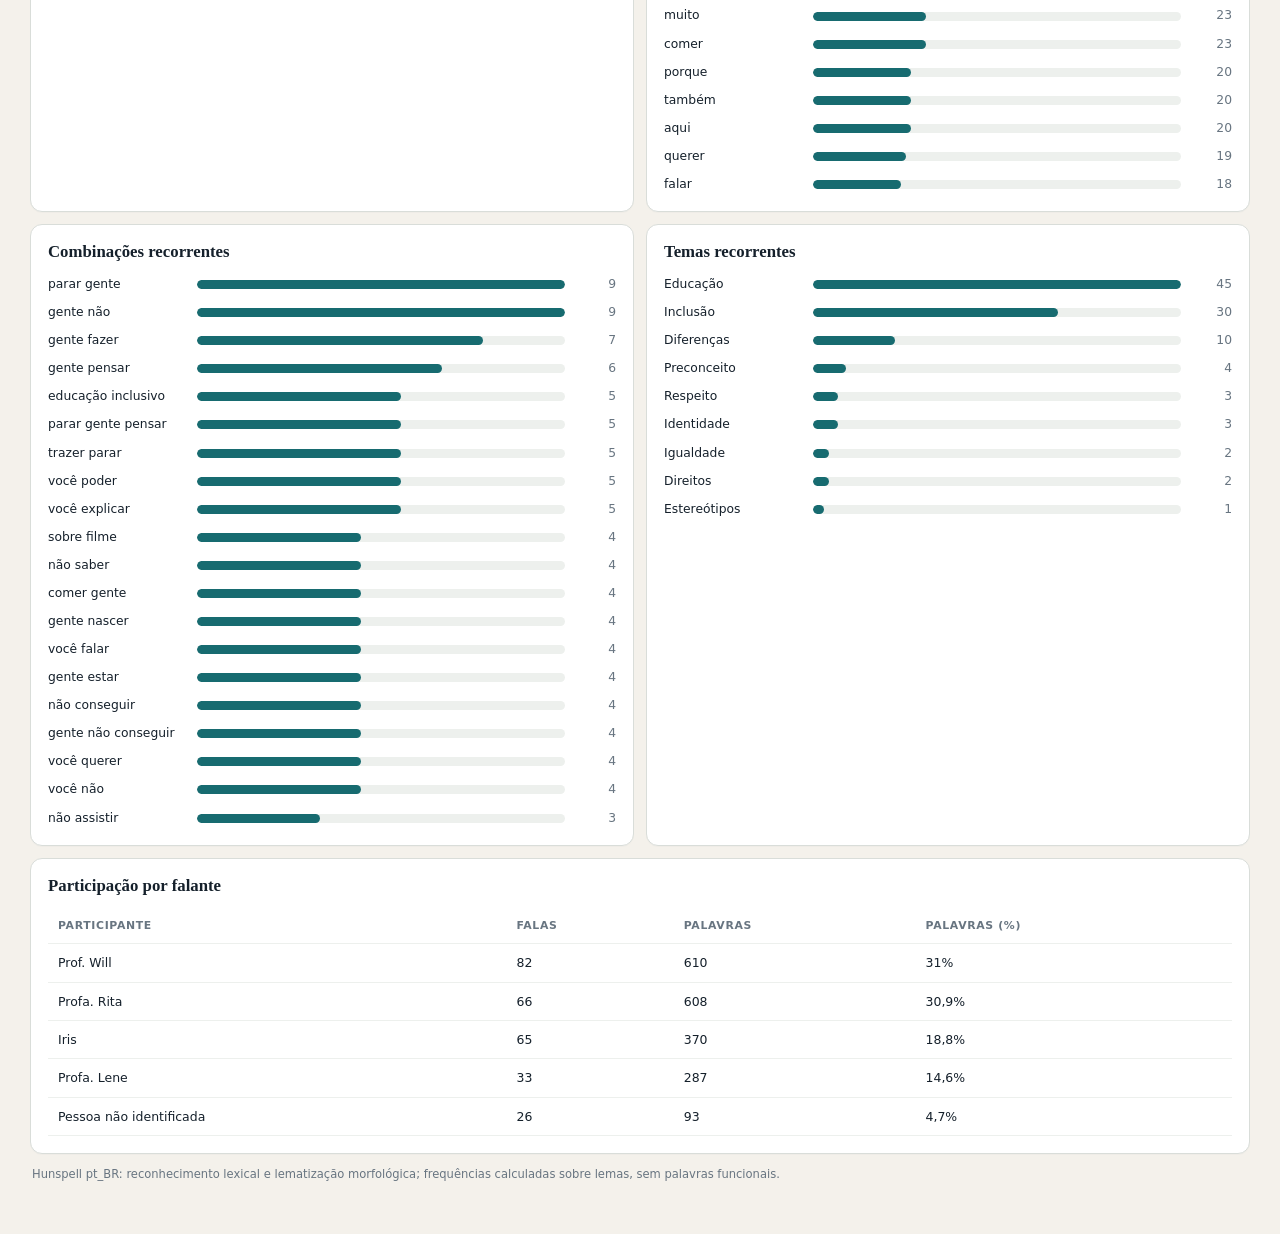
<file: dashboard/transcricoes/reflexao-wicked.html>
<!doctype html>
<html lang="pt-BR">
<head>
  <meta charset="utf-8">
  <meta name="viewport" content="width=device-width,initial-scale=1">
  <meta name="description" content="Transcrição indexada da reflexão sobre Wicked, sincronizada com o áudio completo.">
  <title>Reflexão sobre Wicked — Transcrição</title>
  <link rel="stylesheet" href="transcricao.css">
</head>
<body data-page="reflexao">
  <header class="page-header">
    <a class="back-link" href="../../index.html">← Recursos da pesquisa</a>
    <div class="title-row"><div><p class="eyebrow">Transcrição indexada</p><h1>Reflexão sobre Wicked</h1><p class="subtitle">Falas com tempos absolutos do áudio completo e identificação por participante.</p></div></div>
  </header>
  <main class="layout">
    <section class="player-panel" aria-label="Reprodutor e controles da transcrição">
      <div class="player-topline"><label for="audioSource">Áudio</label><select id="audioSource"><option value="reflexao">Reflexão · áudio completo</option></select></div>
      <audio id="audioPlayer" controls preload="metadata"></audio>
      <div class="player-status"><span id="currentTime">00:00:00.000</span><span id="playerMessage" aria-live="polite">Escolha uma fala ou reproduza o áudio.</span></div>
      <div class="playback-key" aria-label="Legenda dos controles das falas">
        <span><svg viewBox="0 0 24 24" aria-hidden="true"><path d="M8 5v14l11-7z"/></svg>Toca só esta fala</span>
        <span><svg viewBox="0 0 24 24" aria-hidden="true"><path d="M3 5v14l9-7zM12 5v14l9-7z"/></svg>Toca desta fala em diante</span>
      </div>
      <div class="participant-legend"><strong>Participantes</strong><div id="participantLegend" class="legend-items"><span>Carregando índice…</span></div></div>
      <div class="transcript-tools"><label>Participante<select id="participantFilter"><option value="">Todos</option></select></label><label class="search-field">Buscar fala<input id="searchTranscript" type="search" placeholder="Digite um trecho"></label></div>
      <p class="result-count" id="resultCount">Carregando transcrição…</p>
    </section>
    <div class="transcript-selection-tools"><span id="selectionCount" aria-live="polite">0 blocos selecionados</span><div class="selection-actions"><button id="toggleGrouping" type="button" aria-pressed="false">Desagrupar falas</button><button id="clearSelection" type="button" disabled>Cancelar seleção</button><button id="copySelection" type="button" disabled>Copiar citação ABNT</button></div></div>
    <section class="transcript-scroll" aria-label="Transcrição com rolagem"><div id="transcriptList" class="transcript-list" aria-label="Lista de falas"></div></section>
    <section class="embedded-analysis" aria-labelledby="analysis-heading">
      <h2 id="analysis-heading">Análise da transcrição</h2>
      <section id="analysisMetrics" class="analysis-metrics" aria-label="Estatísticas gerais"></section>
      <div class="analysis-grid">
        <section class="analysis-panel"><h3>Nuvem de palavras</h3><div id="wordCloud" class="transcript-word-cloud"></div></section>
        <section class="analysis-panel"><h3>Termos mais frequentes</h3><div id="topTerms" class="analysis-bars"></div></section>
        <section class="analysis-panel"><h3>Combinações recorrentes</h3><div id="topPhrases" class="analysis-bars"></div></section>
        <section class="analysis-panel"><h3>Temas recorrentes</h3><div id="topicStats" class="analysis-bars"></div></section>
        <section class="analysis-panel speaker-panel"><h3>Participação por falante</h3><div class="table-scroll"><table><thead><tr><th>Participante</th><th>Falas</th><th>Palavras</th><th>Palavras (%)</th></tr></thead><tbody id="speakerStats"></tbody></table></div></section>
      </div>
      <p id="analysisStatus" class="analysis-status" aria-live="polite"></p>
    </section>
  </main>
  <script src="dados/dados-reflexao.js" defer></script>
  <script src="dados/analises_textuais.js" defer></script>
  <script src="transcricao.js" defer></script>
  <script src="analise-embutida.js" defer></script>
</body>
</html>
</file>
<file: dashboard/portal.css>
:root{color-scheme:light;--ink:#15202b;--muted:#687581;--paper:#f4f1eb;--surface:#fff;--line:#d9ddd9;--accent:#e96f42;--teal:#176b70;--shadow:0 12px 36px rgba(21,32,43,.08)}
*{box-sizing:border-box}
body{margin:0;min-height:100vh;background:var(--paper);color:var(--ink);font:15px/1.55 Inter,ui-sans-serif,system-ui,-apple-system,BlinkMacSystemFont,"Segoe UI",sans-serif}
.portal{width:min(900px,calc(100% - 36px));margin:0 auto;padding:clamp(38px,8vh,78px) 0 54px}
.eyebrow{margin:0 0 22px;color:var(--teal);font-size:.72rem;font-weight:800;letter-spacing:.12em;text-transform:uppercase}
.brand-mark{display:grid;width:40px;height:40px;place-items:center;border-radius:11px;background:var(--accent);color:#fff;font:800 21px Georgia,serif}
h1{margin:15px 0 4px;font:600 clamp(2rem,5vw,2.8rem) Georgia,serif;letter-spacing:-.035em;line-height:1.1}
.intro{margin:0;color:var(--muted);font-size:1rem}
.resource-group{margin-top:32px}
.resource-group h2{margin:0 0 12px;color:var(--muted);font-size:.72rem;font-weight:800;letter-spacing:.1em;text-transform:uppercase}
.resource-list{display:grid;gap:10px}
.resource-list.compact{grid-template-columns:repeat(2,minmax(0,1fr))}
.resource-card{display:grid;grid-template-columns:42px 1fr 20px;align-items:center;gap:14px;min-height:82px;padding:14px 17px;border:1px solid var(--line);border-radius:12px;background:var(--surface);box-shadow:0 1px 0 rgba(21,32,43,.02);color:var(--ink);text-decoration:none;transition:transform .16s ease,border-color .16s ease,box-shadow .16s ease}
.resource-card:hover,.resource-card:focus-visible{transform:translateY(-2px);border-color:#9db9b3;box-shadow:var(--shadow);outline:none}
.resource-icon{display:grid;width:38px;height:38px;place-items:center;border-radius:10px;background:#e9f3f1;color:var(--teal);font-size:.75rem;font-weight:800}
.legacy .resource-icon{background:#fbede6;color:var(--accent)}
.resource-card strong,.resource-card small{display:block}
.resource-card strong{font-size:.92rem}
.resource-card small{margin-top:3px;color:var(--muted);font-size:.76rem}
.arrow{color:var(--accent);font-size:1.2rem}
@media(max-width:680px){.portal{padding-top:34px}.resource-list.compact{grid-template-columns:1fr}}
@media(max-width:520px){.resource-card{grid-template-columns:36px 1fr 18px;gap:11px;padding:12px}.resource-icon{width:34px;height:34px}.resource-card strong{font-size:.86rem}.resource-card small{font-size:.72rem}}
</file>
<file: dashboard/styles.css>
:root{--ink:#15202b;--muted:#687581;--paper:#f4f1eb;--surface:#fff;--line:#d9ddd9;--accent:#e96f42;--teal:#176b70;--gold:#d6a335;--blue:#3768a5;--violet:#7655a5;--shadow:0 12px 36px rgba(21,32,43,.08);font-family:Inter,ui-sans-serif,system-ui,-apple-system,BlinkMacSystemFont,"Segoe UI",sans-serif;color:var(--ink);background:var(--paper)}*{box-sizing:border-box}html{scroll-behavior:smooth}body{margin:0;display:grid;grid-template-columns:240px minmax(0,1fr);min-height:100vh}.sidebar{position:sticky;top:0;height:100vh;background:var(--ink);color:#fff;padding:28px 22px;display:flex;flex-direction:column;z-index:10}.brand{display:flex;align-items:center;gap:12px;margin-bottom:42px}.brand-mark{display:grid;place-items:center;width:38px;height:38px;border-radius:11px;background:var(--accent);font:800 20px Georgia,serif}.brand div{display:flex;flex-direction:column}.brand strong{font-size:15px}.brand small{font-size:11px;color:#a9b5bd;margin-top:2px}.sidebar nav{display:flex;flex-direction:column;gap:5px}.sidebar nav a{color:#aeb9c0;text-decoration:none;padding:11px 13px;border-radius:8px;font-size:14px}.sidebar nav a:hover,.sidebar nav a.active{color:#fff;background:#253441}.sidebar-note{margin-top:auto;border-top:1px solid #33424e;padding-top:18px;display:flex;flex-direction:column;gap:4px}.sidebar-note span{font-size:11px;color:#8fa0aa}.sidebar-note strong{font-size:12px;font-weight:600}main{min-width:0;padding:34px 40px 70px;max-width:1600px;width:100%;margin:auto}.topbar{display:flex;justify-content:space-between;align-items:center;gap:20px;margin-bottom:24px}.eyebrow{text-transform:uppercase;letter-spacing:.12em;font-size:11px;color:var(--teal);font-weight:800;margin:0 0 7px}.topbar h1{font:600 clamp(26px,3vw,39px) Georgia,serif;margin:0}.button{border:0;border-radius:8px;padding:11px 15px;font:700 12px inherit;cursor:pointer}.button.secondary{background:var(--ink);color:#fff}.button.ghost{background:transparent;color:var(--teal);border:1px solid var(--line);align-self:end}.filter-panel{position:sticky;top:0;z-index:8;background:rgba(244,241,235,.95);backdrop-filter:blur(12px);display:grid;grid-template-columns:repeat(5,minmax(120px,1fr)) minmax(210px,1.6fr) auto;gap:10px;padding:14px 0 18px;border-bottom:1px solid var(--line)}label{display:flex;flex-direction:column;gap:6px;font-size:10px;text-transform:uppercase;letter-spacing:.08em;font-weight:800;color:var(--muted)}select,input{width:100%;border:1px solid var(--line);background:var(--surface);border-radius:8px;padding:10px 11px;color:var(--ink);font:500 13px inherit;outline:none}select:focus,input:focus{border-color:var(--teal);box-shadow:0 0 0 3px rgba(23,107,112,.12)}.section{padding-top:44px;scroll-margin-top:80px}.section-heading{display:flex;align-items:end;justify-content:space-between;gap:20px;margin-bottom:18px}.section-heading>div{display:flex;align-items:center;gap:12px}.section-number{font:700 12px Georgia,serif;color:var(--accent)}h2{font:600 24px Georgia,serif;margin:0}.section-heading p{font-size:12px;color:var(--muted);margin:0}.kpi-grid{display:grid;grid-template-columns:repeat(5,1fr);gap:12px;margin-bottom:14px}.kpi{background:var(--surface);border:1px solid var(--line);border-radius:12px;padding:17px;min-height:126px;display:flex;flex-direction:column}.kpi span{font-size:11px;color:var(--muted);font-weight:700}.kpi strong{font:600 34px Georgia,serif;margin:13px 0 4px}.kpi small{font-size:11px;color:var(--muted)}.kpi.accent{background:var(--teal);color:#fff;border-color:var(--teal)}.kpi.accent span,.kpi.accent small{color:#cce2e0}.kpi.warning strong{color:var(--accent)}.grid{display:grid;gap:14px}.grid.two{grid-template-columns:repeat(2,minmax(0,1fr))}.grid.three{grid-template-columns:repeat(3,minmax(0,1fr))}.panel{background:var(--surface);border:1px solid var(--line);border-radius:12px;padding:19px;box-shadow:0 1px 0 rgba(21,32,43,.02);min-width:0}.panel.wide{margin-top:14px}.panel-title{display:flex;justify-content:space-between;gap:12px;align-items:center;margin-bottom:18px}.panel-title h3{font-size:13px;margin:0}.panel-title span{font-size:10px;color:var(--muted)}.bar-chart{display:flex;flex-direction:column;gap:12px;min-height:180px;justify-content:center}.bar-row{display:grid;grid-template-columns:minmax(75px,135px) 1fr 35px;align-items:center;gap:10px;font-size:11px}.bar-label{overflow:hidden;text-overflow:ellipsis;white-space:nowrap;color:#4e5c67}.bar-track{height:10px;background:#edf0ed;border-radius:20px;overflow:hidden}.bar-fill{height:100%;background:var(--teal);border-radius:20px;min-width:2px;transition:width .45s ease}.bar-row.clickable{cursor:pointer}.bar-row.clickable:hover .bar-fill{background:var(--accent)}.bar-value{text-align:right;font-weight:800}.donut-wrap{display:grid;place-items:center;min-height:180px}.donut{display:grid;grid-template-columns:130px 1fr;gap:20px;align-items:center;width:100%}.donut svg{width:130px;height:130px;transform:rotate(-90deg)}.donut circle{fill:none;stroke-width:16}.donut .base{stroke:#edf0ed}.legend{display:flex;flex-direction:column;gap:9px}.legend-item{display:grid;grid-template-columns:10px 1fr auto;gap:7px;align-items:center;font-size:11px}.dot{width:9px;height:9px;border-radius:50%}.word-cloud{min-height:235px;display:flex;flex-wrap:wrap;gap:9px 13px;align-content:center;justify-content:center;padding:10px}.word-cloud button{border:0;background:none;color:var(--teal);cursor:pointer;font-family:Georgia,serif;line-height:1}.word-cloud button:hover{color:var(--accent)}table{border-collapse:collapse;width:100%;font-size:11px}th{text-align:left;color:var(--muted);font-size:10px;text-transform:uppercase;letter-spacing:.06em;padding:10px;border-bottom:1px solid var(--line)}td{padding:11px 10px;border-bottom:1px solid #edf0ed}tbody tr:hover{background:#faf9f6}.table-scroll{overflow:auto}.matrix-cell{text-align:center;font-weight:800;border-radius:4px}.answer-layout{display:grid;grid-template-columns:minmax(300px,.85fr) minmax(350px,1.15fr);gap:14px;align-items:start}.answer-list,.answer-detail{background:var(--surface);border:1px solid var(--line);border-radius:12px}.answer-list{max-height:620px;overflow:auto}.answer-card{padding:15px 17px;border-bottom:1px solid #edf0ed;cursor:pointer}.answer-card:hover,.answer-card.active{background:#f4f8f7}.answer-card header{display:flex;justify-content:space-between;gap:10px;font-size:10px;color:var(--muted);margin-bottom:7px}.answer-card h4{font-size:12px;margin:0 0 6px}.answer-card p{font:14px/1.5 Georgia,serif;margin:0;color:#35434d;display:-webkit-box;-webkit-line-clamp:2;-webkit-box-orient:vertical;overflow:hidden}.chips{display:flex;flex-wrap:wrap;gap:5px;margin-top:9px}.chip{font-size:9px;color:var(--teal);background:#e9f3f1;border-radius:20px;padding:4px 7px}.answer-detail{position:sticky;top:100px;min-height:280px;padding:26px}.answer-detail h3{font:600 20px Georgia,serif;margin:5px 0 18px}.answer-detail blockquote{font:18px/1.65 Georgia,serif;margin:0;color:#2d3a44}.answer-detail .meta{display:flex;gap:15px;flex-wrap:wrap;color:var(--muted);font-size:11px;margin-top:22px;padding-top:16px;border-top:1px solid var(--line)}.transcript-controls{display:grid;grid-template-columns:220px 1fr;gap:12px;margin-bottom:18px}.transcript-list{max-height:600px;overflow:auto;padding-right:8px}.speech{display:grid;grid-template-columns:125px 36px 1fr;gap:10px;padding:15px 0;border-bottom:1px solid #edf0ed}.speech strong{font-size:11px}.speech time{font-size:10px;color:var(--accent)}.speech p{font:14px/1.55 Georgia,serif;margin:0}.audit #sourceList{display:flex;flex-direction:column;gap:10px}.source{padding:11px;background:#f7f7f4;border-radius:8px}.source strong{font-size:11px;display:block;margin-bottom:3px}.source span{font-size:9px;color:var(--muted);word-break:break-all}.empty{padding:40px;text-align:center;color:var(--muted);font-size:13px}@media(max-width:1180px){body{grid-template-columns:190px 1fr}.filter-panel{grid-template-columns:repeat(3,1fr)}.kpi-grid{grid-template-columns:repeat(3,1fr)}main{padding:28px}}@media(max-width:800px){body{display:block}.sidebar{position:relative;height:auto;padding:17px}.sidebar nav{display:none}.sidebar-note{display:none}main{padding:20px}.filter-panel{position:relative;grid-template-columns:repeat(2,1fr)}.search-label{grid-column:1/-1}.kpi-grid,.grid.two,.grid.three,.answer-layout{grid-template-columns:1fr}.answer-detail{position:relative;top:auto}.section-heading{align-items:start;flex-direction:column}.topbar{align-items:start;flex-direction:column}.transcript-controls{grid-template-columns:1fr}.speech{grid-template-columns:95px 25px 1fr}}@media(max-width:520px){.filter-panel{grid-template-columns:1fr}.search-label{grid-column:auto}.kpi-grid{grid-template-columns:1fr 1fr}.kpi{min-height:105px}.kpi strong{font-size:28px}.donut{grid-template-columns:1fr}.donut svg{margin:auto}}
</file>
<file: dashboard/ai.css>
.ai-disclosure{display:flex;gap:14px;align-items:flex-start;background:#fff7e3;border:1px solid #ead6a0;border-radius:12px;padding:16px 18px;margin-bottom:14px}.ai-badge{display:grid;place-items:center;flex:0 0 42px;height:42px;border-radius:10px;background:var(--gold);color:var(--ink);font:800 13px Georgia,serif}.ai-disclosure strong{font-size:13px}.ai-disclosure p{margin:5px 0 0;color:#655b43;font-size:12px;line-height:1.5}.ai-thesis{background:var(--ink);color:#fff;border-radius:12px;padding:24px 28px;margin-bottom:14px}.ai-thesis>span{color:#f4bb76;text-transform:uppercase;letter-spacing:.1em;font-size:10px;font-weight:800}.ai-thesis blockquote{font:20px/1.55 Georgia,serif;margin:12px 0 0;max-width:1050px}.ai-readings{display:grid;grid-template-columns:repeat(2,minmax(0,1fr));gap:14px}.ai-card{background:var(--surface);border:1px solid var(--line);border-radius:12px;padding:21px}.ai-card header{display:flex;gap:11px;align-items:start}.ai-card .ai-index{font:700 12px Georgia,serif;color:var(--accent);padding-top:3px}.ai-card h3{font:600 17px Georgia,serif;margin:0}.ai-card p{font-size:13px;line-height:1.65;color:#43515b;margin:14px 0}.ai-card .ai-evidence{border-top:1px solid var(--line);padding-top:12px;margin-bottom:0;font-size:11px;color:var(--teal)}.ai-evidence strong{display:block;text-transform:uppercase;letter-spacing:.08em;font-size:9px;margin-bottom:4px}.ai-footer{margin-top:14px}.long-copy{font:16px/1.65 Georgia,serif;margin:0}.limits{padding-left:18px;margin:0;display:flex;flex-direction:column;gap:9px;color:#4e5c67;font-size:12px;line-height:1.5}.ai-references{display:flex;gap:12px;flex-wrap:wrap;margin-top:12px}.ai-references a{color:var(--teal);font-size:11px;text-decoration:none;border-bottom:1px solid currentColor}@media(max-width:800px){.ai-readings{grid-template-columns:1fr}.ai-thesis{padding:20px}.ai-thesis blockquote{font-size:17px}}
</file>
<file: dashboard/research.css>
.research-objective {
  max-width: 860px;
  margin: 10px 0 0;
  color: var(--muted);
  font: 15px/1.5 Georgia, serif;
}

@media (max-width: 800px) {
  .research-objective {
    font-size: 14px;
  }
}
</file>
<file: dashboard/filter-ai.css>
.filter-ai-panel{background:var(--surface);border:2px solid var(--teal);border-radius:12px;padding:20px;margin-bottom:14px}.filter-ai-panel>header{display:flex;justify-content:space-between;align-items:center;gap:15px;padding-bottom:15px;border-bottom:1px solid var(--line)}.filter-ai-panel>header>div{display:flex;align-items:center;gap:8px}.filter-ai-panel header strong{font-size:13px}.filter-ai-panel header>span{font-size:10px;color:var(--teal);font-weight:800;text-transform:uppercase;letter-spacing:.07em}.live-dot{display:block;width:9px;height:9px;border-radius:50%;background:var(--accent);box-shadow:0 0 0 5px rgba(233,111,66,.14)}.filter-ai-context{font:17px/1.55 Georgia,serif;margin:18px 0}.filter-ai-questions{display:grid;grid-template-columns:repeat(2,minmax(0,1fr));gap:10px}.filter-ai-answer{background:#f4f8f7;border-radius:9px;padding:14px}.filter-ai-answer h4{font-size:11px;margin:0 0 7px;color:var(--teal)}.filter-ai-answer p{font-size:12px;line-height:1.55;margin:0;color:#43515b}.filter-ai-answer strong{color:var(--ink)}.filter-ai-caution{font-size:10px;color:var(--muted);margin:13px 0 0;padding-top:11px;border-top:1px solid var(--line)}@media(max-width:800px){.filter-ai-questions{grid-template-columns:1fr}.filter-ai-panel>header{align-items:flex-start;flex-direction:column}.filter-ai-context{font-size:15px}}
</file>
<file: dashboard/navigation.css>
.topbar-actions{display:flex;flex-wrap:wrap;align-items:center;gap:9px}
.topbar-actions a{text-decoration:none;white-space:nowrap}
@media(max-width:800px){.topbar-actions{width:100%}}
</file>
<file: dashboard/recursos.css>
:root{--ink:#15202b;--muted:#687581;--paper:#f4f1eb;--surface:#fff;--line:#d9ddd9;--accent:#e96f42;--teal:#176b70;--shadow:0 8px 24px rgba(21,32,43,.07);font-family:Inter,ui-sans-serif,system-ui,-apple-system,BlinkMacSystemFont,"Segoe UI",sans-serif;color:var(--ink);background:var(--paper)}
*{box-sizing:border-box}body{margin:0;background:var(--paper);color:var(--ink);font:15px/1.55 Inter,ui-sans-serif,system-ui,-apple-system,BlinkMacSystemFont,"Segoe UI",sans-serif}
.resource-header,.resource-main{width:min(1120px,calc(100% - 36px));margin:0 auto}.resource-header{padding:26px 0 18px}.resource-main{padding:0 0 56px}.back-link{color:var(--teal);font-size:.85rem;font-weight:700;text-decoration:none}.back-link:hover{text-decoration:underline}.eyebrow{margin:20px 0 5px;color:var(--teal);font-size:.72rem;font-weight:800;letter-spacing:.12em;text-transform:uppercase}h1{margin:0;font:600 clamp(1.8rem,4vw,2.6rem) Georgia,serif;letter-spacing:-.03em}.subtitle{margin:7px 0 0;color:var(--muted)}
.resource-title-row{display:flex;align-items:center;justify-content:space-between;gap:16px}.analysis-link{flex:0 0 auto;padding:8px 12px;border:1px solid var(--teal);border-radius:8px;color:var(--teal);font-size:.78rem;font-weight:800;text-decoration:none}.analysis-link:hover,.analysis-link:focus-visible{background:var(--teal);color:#fff}
.resource-controls{display:flex;flex-wrap:wrap;align-items:end;gap:12px;margin:8px 0 16px;padding:16px;background:var(--surface);border:1px solid var(--line);border-radius:12px}.resource-controls label{display:grid;gap:5px;min-width:180px;color:var(--muted);font-size:.72rem;font-weight:800;text-transform:uppercase;letter-spacing:.06em}.resource-controls input,.resource-controls select{min-height:40px;border:1px solid var(--line);border-radius:8px;background:#fff;color:var(--ink);padding:8px 10px;font:inherit}.resource-count{margin:0 0 10px;color:var(--muted);font-size:.78rem}
.answer-list,.old-transcript-list{display:grid;gap:9px}.answer-card,.old-speech,.resource-panel{border:1px solid var(--line);border-radius:11px;background:var(--surface);box-shadow:0 1px 0 rgba(21,32,43,.02)}.answer-card{padding:14px 16px}.answer-meta{display:flex;flex-wrap:wrap;gap:7px 14px;color:var(--muted);font-size:.72rem}.answer-card h2{margin:8px 0 4px;color:var(--teal);font-size:.9rem}.answer-card p{margin:0;font:15px/1.55 Georgia,serif;white-space:pre-wrap}.chips{display:flex;flex-wrap:wrap;gap:5px;margin-top:9px}.chip{border-radius:20px;background:#e9f3f1;color:var(--teal);padding:3px 8px;font-size:.67rem}
.word-cloud{display:flex;flex-wrap:wrap;align-items:center;justify-content:center;gap:10px 15px;min-height:260px;padding:24px;border:1px solid var(--line);border-radius:12px;background:var(--surface)}.word-cloud a{color:var(--teal);font-family:Georgia,serif;text-decoration:none;line-height:1.2}.word-cloud a:hover{color:var(--accent);text-decoration:underline}.theme-list{display:flex;flex-wrap:wrap;gap:8px;margin-top:14px}.theme-list a{padding:7px 11px;border:1px solid var(--line);border-radius:20px;background:var(--surface);color:var(--ink);font-size:.78rem;text-decoration:none}.theme-list a:hover{border-color:var(--teal);color:var(--teal)}
.proportion-list{display:grid;gap:10px}.proportion-row{display:grid;grid-template-columns:minmax(200px,1.2fr) minmax(180px,2fr) 105px;align-items:center;gap:14px;padding:15px 16px;border:1px solid var(--line);border-radius:11px;background:var(--surface)}.proportion-question{font-weight:700}.proportion-track{height:12px;overflow:hidden;border-radius:20px;background:#edf0ed}.proportion-fill{height:100%;border-radius:inherit;background:var(--teal)}.proportion-value{text-align:right;font-size:.8rem;font-variant-numeric:tabular-nums}.proportion-value strong{display:block;color:var(--ink)}.proportion-value small{color:var(--muted)}
.old-speech{display:grid;grid-template-columns:minmax(210px,260px) minmax(0,1fr);overflow:hidden}.old-speaker{padding:14px 16px;border-left:5px solid var(--speaker-color,var(--teal));background:color-mix(in srgb,var(--speaker-color,var(--teal)) 9%,white);font-weight:800}.old-speech-content{padding:14px 16px}.old-speech-content p{margin:0;font:15px/1.55 Georgia,serif}.old-speech-content time{display:block;margin-bottom:6px;color:var(--muted);font-size:.68rem}
.empty-state{padding:30px;border:1px dashed var(--line);border-radius:12px;background:var(--surface);color:var(--muted);text-align:center}
@media(max-width:680px){.resource-header,.resource-main{width:calc(100% - 26px)}.resource-header{padding-top:18px}.resource-controls{align-items:stretch}.resource-controls label{min-width:100%;}.proportion-row{grid-template-columns:1fr auto;gap:8px}.proportion-track{grid-column:1/-1;grid-row:2}.proportion-value{grid-column:2;grid-row:1}.old-speech{grid-template-columns:1fr}.old-speaker{padding:10px 13px}.old-speech-content{padding:11px 13px}.resource-title-row{align-items:flex-start;flex-direction:column}}
</file>
<file: dashboard/transcricoes/transcricao.css>
:root {
  --ink: #15202b;
  --muted: #687581;
  --paper: #f4f1eb;
  --surface: #fff;
  --line: #d9ddd9;
  --accent: #e96f42;
  --teal: #176b70;
  --shadow: 0 8px 24px rgba(21,32,43,.07);
  font-family: Inter, ui-sans-serif, system-ui, -apple-system, BlinkMacSystemFont, "Segoe UI", sans-serif;
  color: var(--ink);
  background: var(--paper);
}
* { box-sizing: border-box; }
body { margin: 0; background: var(--paper); color: var(--ink); font: 15px/1.55 Inter, ui-sans-serif, system-ui, sans-serif; }
.page-header, .layout { max-width: 1500px; margin: 0 auto; padding-left: 30px; padding-right: 30px; }
.page-header { padding-top: 24px; padding-bottom: 15px; }
.back-link { color: var(--teal); text-decoration: none; font-size: .86rem; font-weight: 700; }
.back-link:hover { text-decoration: underline; }
.title-row { margin-top: 17px; }
.title-row { display: flex; align-items: end; justify-content: space-between; gap: 20px; }
.analysis-link { flex: 0 0 auto; padding: 9px 13px; border: 1px solid var(--teal); border-radius: 8px; color: var(--teal); font-size: .78rem; font-weight: 800; text-decoration: none; }
.analysis-link:hover,.analysis-link:focus-visible { background: var(--teal); color: #fff; }
.eyebrow { margin: 0 0 5px; color: var(--teal); font-size: .72rem; font-weight: 800; letter-spacing: .12em; text-transform: uppercase; }
h1 { margin: 0; font: 600 clamp(1.8rem,4vw,2.6rem) Georgia, serif; letter-spacing: -.03em; line-height: 1.1; }
.subtitle { margin: 7px 0 0; color: var(--muted); }
.layout { padding-bottom: 50px; }
.player-panel { position: sticky; top: 0; z-index: 5; margin: 0 -30px 14px; padding: 10px 30px; border-top: 1px solid var(--line); border-bottom: 1px solid var(--line); background: rgba(244,241,235,.98); backdrop-filter: blur(14px); }
.player-topline { display: flex; align-items: center; gap: 12px; margin-bottom: 5px; }
.player-topline label, .transcript-tools label { color: var(--muted); font-size: .74rem; font-weight: 800; }
.player-topline select, .transcript-tools select, .transcript-tools input { min-height: 35px; border: 1px solid var(--line); border-radius: 8px; background: var(--surface); color: var(--ink); padding: 6px 9px; font: inherit; }
#audioPlayer { display: block; width: 100%; height: 38px; accent-color: var(--accent); }
.player-status { display: flex; align-items: center; gap: 12px; min-height: 20px; margin-top: 3px; color: var(--muted); font-size: .75rem; }
.player-status #currentTime { color: var(--teal); font-variant-numeric: tabular-nums; font-weight: 800; }
.player-status #playerMessage { overflow: hidden; text-overflow: ellipsis; white-space: nowrap; }
.playback-key { display: flex; flex-wrap: wrap; gap: 6px 18px; margin-top: 5px; color: var(--muted); font-size: .69rem; }
.playback-key span { display: inline-flex; align-items: center; gap: 5px; }
.playback-key svg { width: 13px; height: 13px; fill: var(--teal); }
.participant-legend { display: flex; align-items: flex-start; gap: 10px; margin-top: 6px; font-size: .69rem; }
.participant-legend > strong { padding-top: 2px; color: var(--muted); white-space: nowrap; }
.legend-items { display: flex; flex-wrap: wrap; gap: 4px 11px; }
.legend-item { display: inline-flex; align-items: center; gap: 5px; color: var(--ink); }
.legend-item b { color: var(--speaker-color,var(--teal)); }
.legend-dot { width: 8px; height: 8px; border-radius: 50%; background: var(--speaker-color,var(--teal)); }
.transcript-tools { display: flex; align-items: end; gap: 10px; margin-top: 7px; }
.transcript-selection-tools { display: flex; align-items: center; justify-content: flex-end; gap: 12px; margin: 8px 0; color: var(--muted); font-size: .75rem; }
.selection-actions { display: flex; flex-wrap: wrap; gap: 8px; }
.transcript-selection-tools button { min-height: 36px; padding: 7px 13px; border: 1px solid var(--teal); border-radius: 8px; background: var(--teal); color: white; font: inherit; font-weight: 800; cursor: pointer; }
.selection-actions button:first-child:not(:disabled) { background: var(--surface); color: var(--teal); }
.transcript-selection-tools button:disabled { border-color: var(--line); background: #e7e9e7; color: #8a9397; cursor: not-allowed; }
.transcript-selection-tools #toggleGrouping { background: var(--surface); color: var(--teal); }
.transcript-tools label { display: grid; gap: 3px; }
.search-field { flex: 1; max-width: 500px; }
.search-field input { width: 100%; }
.result-count { margin: 5px 0 0; color: var(--muted); font-size: .7rem; }
.transcript-scroll { max-height: min(68vh,780px); min-height: 340px; overflow-y: auto; overscroll-behavior: contain; padding: 2px 10px 2px 2px; scrollbar-gutter: stable; }
.transcript-list { display: grid; gap: 7px; }
.transcript-audio-heading { position: sticky; top: 0; z-index: 2; margin: 10px 0 2px; padding: 9px 12px; border: 1px solid var(--line); border-radius: 9px; background: var(--paper); color: var(--teal); font-size: .86rem; }
.speech { --speaker-color: var(--teal); display: grid; grid-template-columns: minmax(230px,245px) minmax(0,1fr); align-items: stretch; overflow: hidden; border: 1px solid var(--line); border-radius: 10px; background: var(--surface); box-shadow: 0 1px 0 rgba(21,32,43,.02); scroll-margin-top: 12px; cursor: pointer; transition: background .16s,border-color .16s,box-shadow .16s; }
.speech:focus-visible { outline: 3px solid color-mix(in srgb,var(--teal) 45%,white); outline-offset: 2px; }
.speech.is-active { border-color: var(--speaker-color); background: color-mix(in srgb,var(--speaker-color) 82%,#111827); box-shadow: inset 6px 0 var(--speaker-color),var(--shadow); }
.speech.is-active .speaker-cell { background: color-mix(in srgb,var(--speaker-color) 68%,#111827); color: #fff; }
.speech.is-active .speaker-cell span, .speech.is-active .speaker-cell time, .speech.is-active .speech-id { color: rgba(255,255,255,.78); }
.speech.is-active .speech-text { color: #fff; font-weight: 700; }
.speech.is-active .speech-actions button { border-color: rgba(255,255,255,.72); background: transparent; color: #fff; }
.speech.is-active .speech-actions button:hover, .speech.is-active .speech-actions button:focus-visible { background: #fff; color: var(--speaker-color); }
.speech.is-selected { outline: 4px solid var(--speaker-color); outline-offset: -4px; }
.speaker-cell { display: flex; flex-direction: column; justify-content: center; gap: 5px; padding: 8px 10px 8px 13px; border-left: 5px solid var(--speaker-color); background: color-mix(in srgb,var(--speaker-color) 8%,white); }
.speaker-cell .participant { min-width: 0; font-size: .9rem; font-weight: 800; line-height: 1.2; }
.speaker-details { display: grid; grid-template-columns: max-content max-content minmax(0,1fr); align-items: center; gap: 3px 7px; min-width: 0; }
.participant-id { color: var(--muted); font-size: .67rem; }
.speaker-confidence { color: var(--muted); font-size: .67rem; white-space: nowrap; }
.speech time, .speech-id { color: var(--muted); font-size: .59rem; font-variant-numeric: tabular-nums; white-space: nowrap; }
.speech time { overflow: hidden; text-overflow: ellipsis; }
.speech-id { grid-column: 1 / -1; overflow: hidden; text-overflow: ellipsis; }
.speech-cell { display: grid; grid-template-columns: minmax(0,1fr) auto; align-items: center; gap: 20px; min-width: 0; padding: 10px 15px 10px 18px; }
.speech-text { margin: 0; color: var(--ink); font: 700 17px/1.55 Georgia,serif; white-space: pre-wrap; overflow-wrap: anywhere; }
.speech-actions { display: flex; flex-wrap: nowrap; justify-content: flex-end; gap: 6px; }
.speech-actions button { display: grid; width: 36px; height: 36px; flex: 0 0 36px; place-items: center; padding: 0; border: 1px solid var(--speaker-color); border-radius: 8px; background: #fff; color: var(--speaker-color); cursor: pointer; }
.speech-actions button:hover, .speech-actions button:focus-visible { background: var(--speaker-color); color: #fff; outline: 2px solid transparent; }
.speech-actions svg { width: 16px; height: 16px; fill: currentColor; }
.speech-actions .continue-icon { width: 19px; }
.empty-state { padding: 28px; border: 1px dashed var(--line); border-radius: 11px; background: var(--surface); color: var(--muted); text-align: center; }
.embedded-analysis { margin-top: 42px; padding-top: 25px; border-top: 2px solid var(--line); }
.embedded-analysis > h2 { margin: 0 0 16px; font: 600 clamp(1.45rem,3vw,2rem) Georgia,serif; }
.embedded-analysis h3 { margin: 0 0 13px; font: 600 1.05rem Georgia,serif; }
.analysis-metrics { display: grid; grid-template-columns: repeat(4,minmax(0,1fr)); gap: 12px; margin-bottom: 14px; }
.analysis-metric,.analysis-panel { padding: 17px; border: 1px solid var(--line); border-radius: 12px; background: var(--surface); box-shadow: 0 1px 0 rgba(21,32,43,.02); }
.analysis-metric span { display: block; color: var(--muted); font-size: .72rem; font-weight: 700; }
.analysis-metric strong { display: block; margin-top: 4px; font: 600 1.8rem Georgia,serif; }
.analysis-grid { display: grid; grid-template-columns: repeat(2,minmax(0,1fr)); gap: 12px; }
.transcript-word-cloud { display: flex; min-height: 190px; flex-wrap: wrap; align-content: center; align-items: center; justify-content: center; gap: 9px 14px; padding: 12px; }
.transcript-word-cloud a { color: var(--teal); font-family: Georgia,serif; line-height: 1.2; text-decoration: none; cursor: pointer; }
.transcript-word-cloud a:hover { color: var(--accent); text-decoration: underline; }
.analysis-bars { display: grid; gap: 9px; }
.analysis-bar { display: grid; grid-template-columns: minmax(85px,140px) minmax(40px,1fr) 42px; align-items: center; gap: 9px; font-size: .77rem; }
.analysis-bar-label { overflow: hidden; text-overflow: ellipsis; white-space: nowrap; }
.analysis-bar-track { height: 9px; overflow: hidden; border-radius: 20px; background: #edf0ed; }
.analysis-bar-fill { height: 100%; border-radius: inherit; background: var(--teal); }
.analysis-bar-value { text-align: right; color: var(--muted); font-variant-numeric: tabular-nums; }
.speaker-panel { grid-column: 1/-1; }
.speaker-panel table { width: 100%; border-collapse: collapse; font-size: .78rem; }
.speaker-panel th,.speaker-panel td { padding: 9px 10px; border-bottom: 1px solid #edf0ed; text-align: left; }
.speaker-panel th { color: var(--muted); font-size: .68rem; text-transform: uppercase; letter-spacing: .06em; }
.analysis-status { margin: 12px 2px 0; color: var(--muted); font-size: .72rem; }
@media(max-width:820px) {
  .page-header,.layout { padding-left: 18px; padding-right: 18px; }
  .player-panel { margin-left: -18px; margin-right: -18px; padding-left: 18px; padding-right: 18px; }
  .speech { grid-template-columns: minmax(195px,215px) minmax(0,1fr); }
  .speaker-details { grid-template-columns: max-content max-content minmax(0,1fr); gap: 3px 6px; }
  .speech time { grid-column: auto; }
  .speech-id { grid-column: 1 / -1; }
  .speech-cell { gap: 12px; padding-left: 13px; padding-right: 11px; }
}
@media(max-width:600px) {
  .page-header,.layout { padding-left: 12px; padding-right: 12px; }
  .page-header { padding-top: 17px; padding-bottom: 12px; }
  .title-row { align-items: flex-start; flex-direction: column; gap: 10px; }
  .player-panel { margin-left: -12px; margin-right: -12px; padding: 9px 12px; }
  .speech { grid-template-columns: minmax(0,1fr); }
  .transcript-scroll { max-height: 62vh; min-height: 280px; padding-right: 6px; }
  .analysis-metrics { grid-template-columns: 1fr 1fr; }
  .analysis-metric:last-child { grid-column: 1/-1; }
  .analysis-grid { grid-template-columns: 1fr; }
  .speaker-panel { grid-column: auto; }
  .analysis-bar { grid-template-columns: minmax(80px,120px) minmax(30px,1fr) 38px; }
  .speaker-cell { padding: 7px 11px; }
  .speaker-details { grid-template-columns: max-content max-content minmax(0,1fr); }
  .speech time { grid-column: auto; }
  .speech-id { grid-column: 1 / -1; }
  .speech-cell { grid-template-columns: minmax(0,1fr) auto; gap: 8px; padding: 10px 11px; }
  .speech-text { font-size: 16px; }
  .speech-actions { gap: 4px; }
  .speech-actions button { width: 32px; height: 32px; flex-basis: 32px; }
  .player-status { gap: 7px; }
  .transcript-tools { align-items: stretch; }
  .transcript-selection-tools { position: sticky; top: 180px; z-index: 4; justify-content: space-between; padding: 6px 0; background: var(--paper); }
  .transcript-tools label { flex: 1; min-width: 0; }
}
@media(max-width:390px) {
  .speech-cell { grid-template-columns: minmax(0,1fr); }
  .speech-actions { justify-content: flex-end; }
  .transcript-tools { display: grid; grid-template-columns: 1fr; }
  .search-field { max-width: none; }
  .participant-legend { display: grid; gap: 3px; }
  .player-topline { align-items: flex-start; flex-direction: column; gap: 3px; }
  .player-topline select { width: 100%; }
}
</file>
<file: dashboard/transcricoes/analise.css>
.analysis-metrics{display:grid;grid-template-columns:repeat(3,minmax(0,1fr));gap:12px;margin-bottom:14px}.analysis-metric,.analysis-panel{padding:17px;border:1px solid var(--line);border-radius:12px;background:var(--surface);box-shadow:0 1px 0 rgba(21,32,43,.02)}.analysis-metric span{display:block;color:var(--muted);font-size:.72rem;font-weight:700}.analysis-metric strong{display:block;margin-top:4px;font:600 1.8rem Georgia,serif}.analysis-grid{display:grid;grid-template-columns:repeat(2,minmax(0,1fr));gap:12px}.analysis-panel h2{margin:0 0 13px;font:600 1.05rem Georgia,serif}.transcript-word-cloud{display:flex;min-height:225px;flex-wrap:wrap;align-content:center;align-items:center;justify-content:center;gap:9px 14px;padding:12px}.transcript-word-cloud a{color:var(--teal);font-family:Georgia,serif;line-height:1.2;text-decoration:none}.transcript-word-cloud a:hover{color:var(--accent);text-decoration:underline}.analysis-bars{display:grid;gap:9px}.analysis-bar{display:grid;grid-template-columns:minmax(85px,140px) minmax(40px,1fr) 42px;align-items:center;gap:9px;font-size:.77rem}.analysis-bar-label{overflow:hidden;text-overflow:ellipsis;white-space:nowrap}.analysis-bar-track{height:9px;overflow:hidden;border-radius:20px;background:#edf0ed}.analysis-bar-fill{height:100%;border-radius:inherit;background:var(--teal)}.analysis-bar-value{text-align:right;color:var(--muted);font-variant-numeric:tabular-nums}.speaker-panel{grid-column:1/-1}.speaker-panel table{border-collapse:collapse;width:100%;font-size:.78rem}.speaker-panel th,.speaker-panel td{padding:9px 10px;border-bottom:1px solid #edf0ed;text-align:left}.speaker-panel th{color:var(--muted);font-size:.68rem;text-transform:uppercase;letter-spacing:.06em}.speaker-label{display:inline-flex;align-items:center;gap:8px;font-weight:700}.speaker-color{width:9px;height:9px;border-radius:50%;background:var(--speaker-color)}.speaker-panel td:last-child{text-align:right;font-variant-numeric:tabular-nums}.analysis-status{color:var(--muted);font-size:.72rem;margin:12px 2px 0}
@media(max-width:720px){.analysis-metrics{grid-template-columns:1fr 1fr}.analysis-metric:last-child{grid-column:1/-1}.analysis-grid{grid-template-columns:1fr}.speaker-panel{grid-column:auto}.analysis-bar{grid-template-columns:minmax(80px,120px) minmax(30px,1fr) 38px}}
</file>
